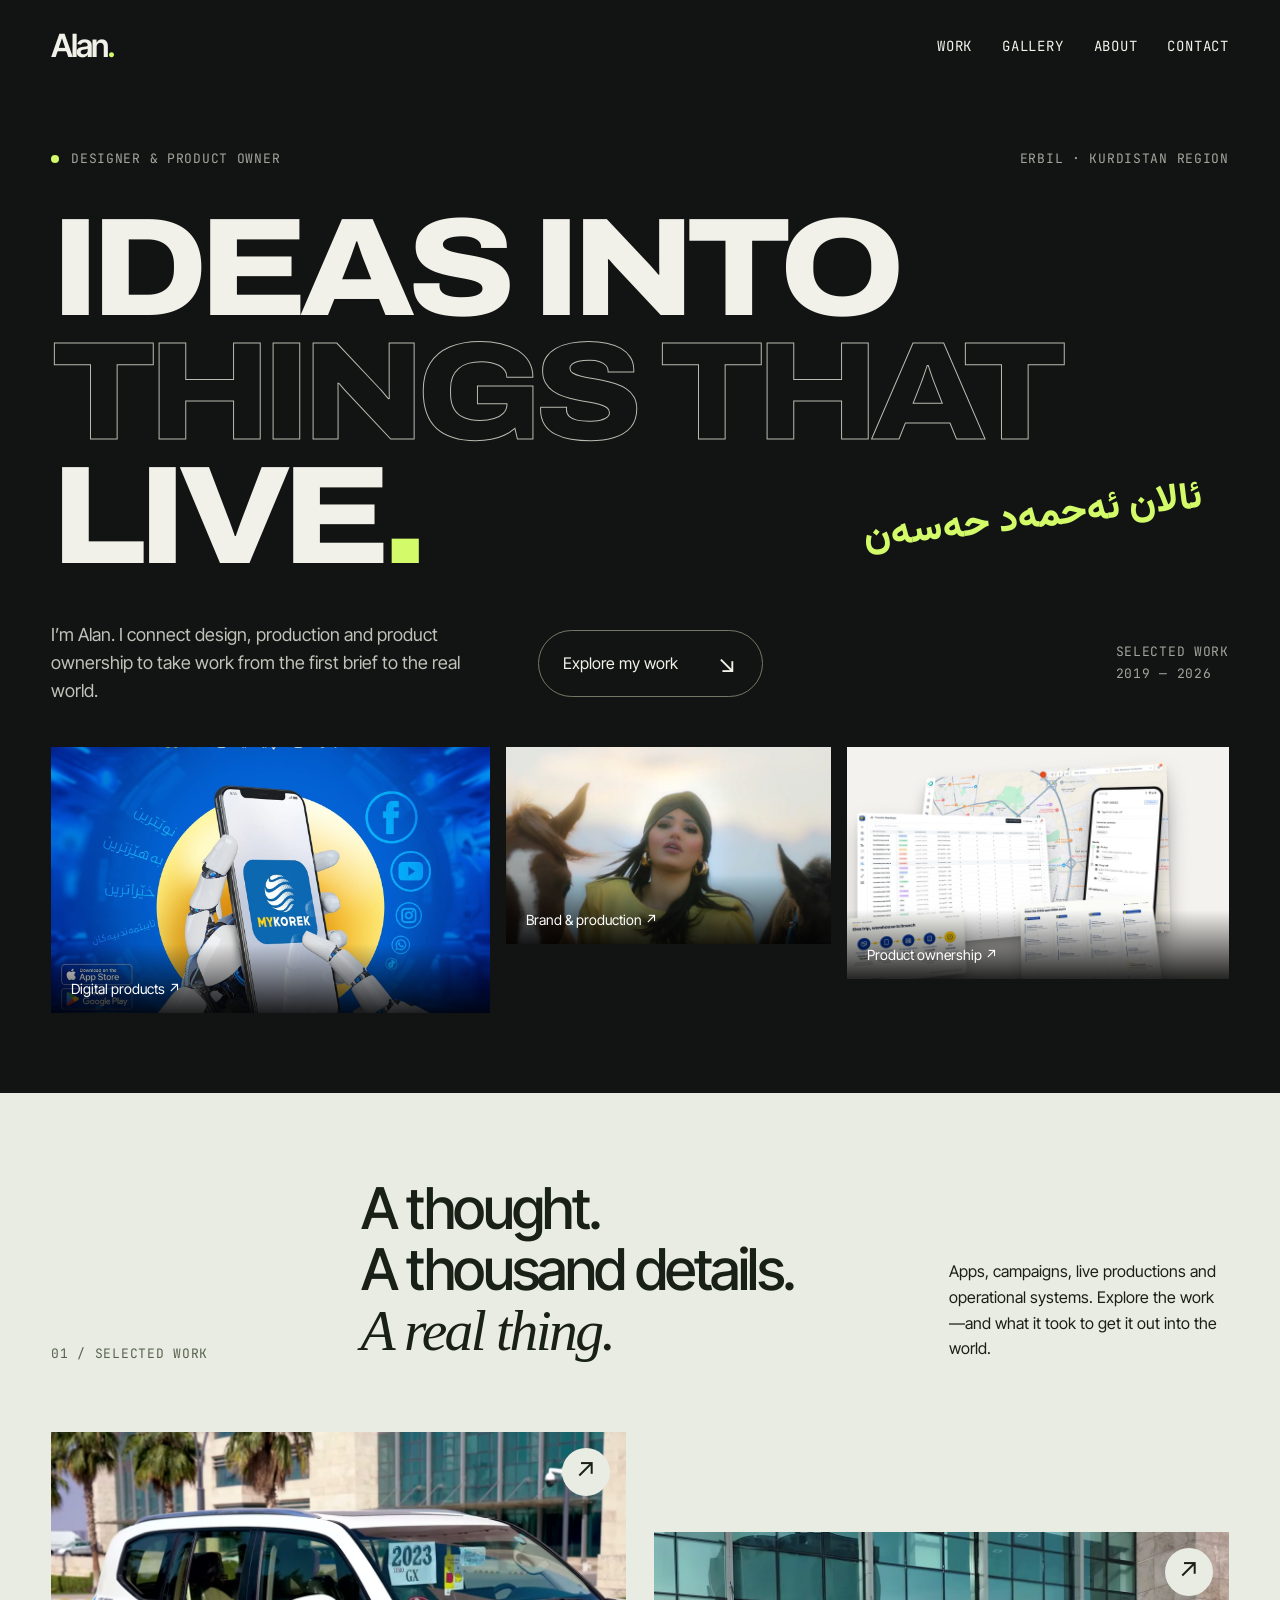
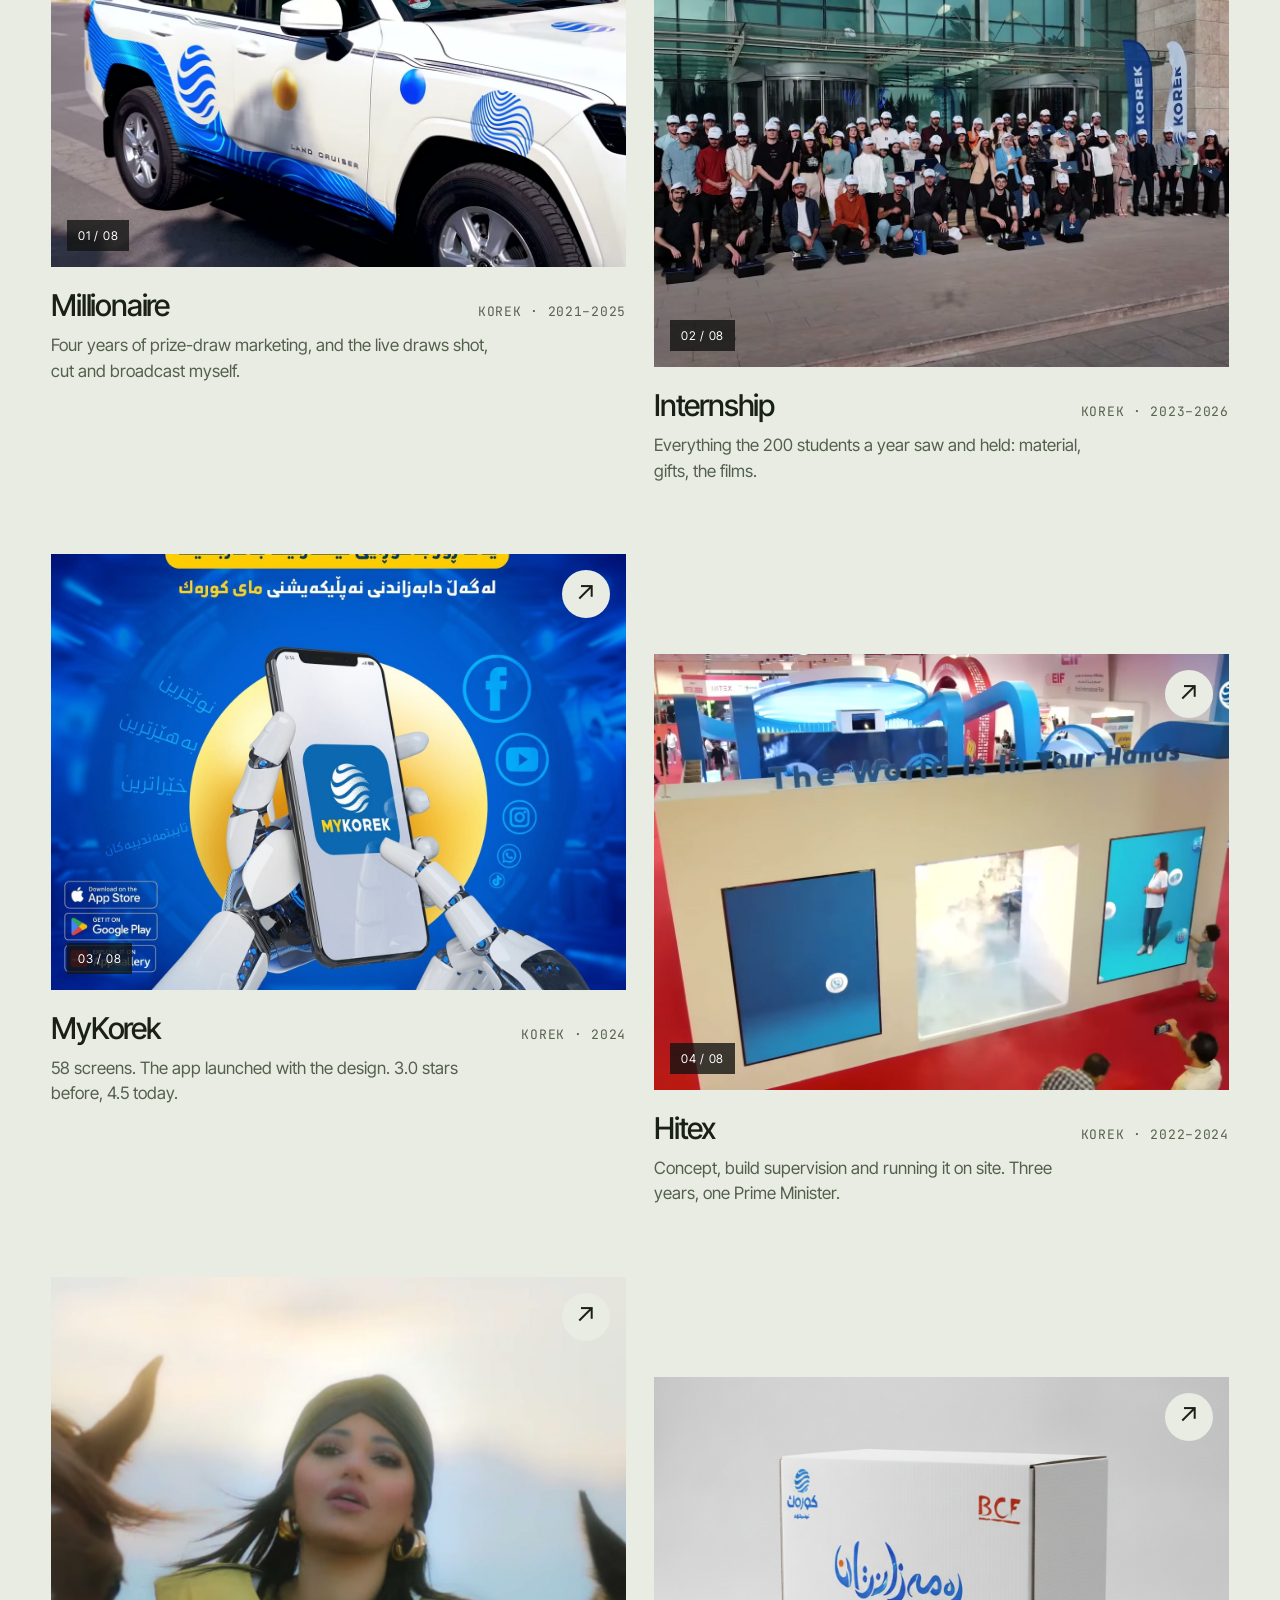
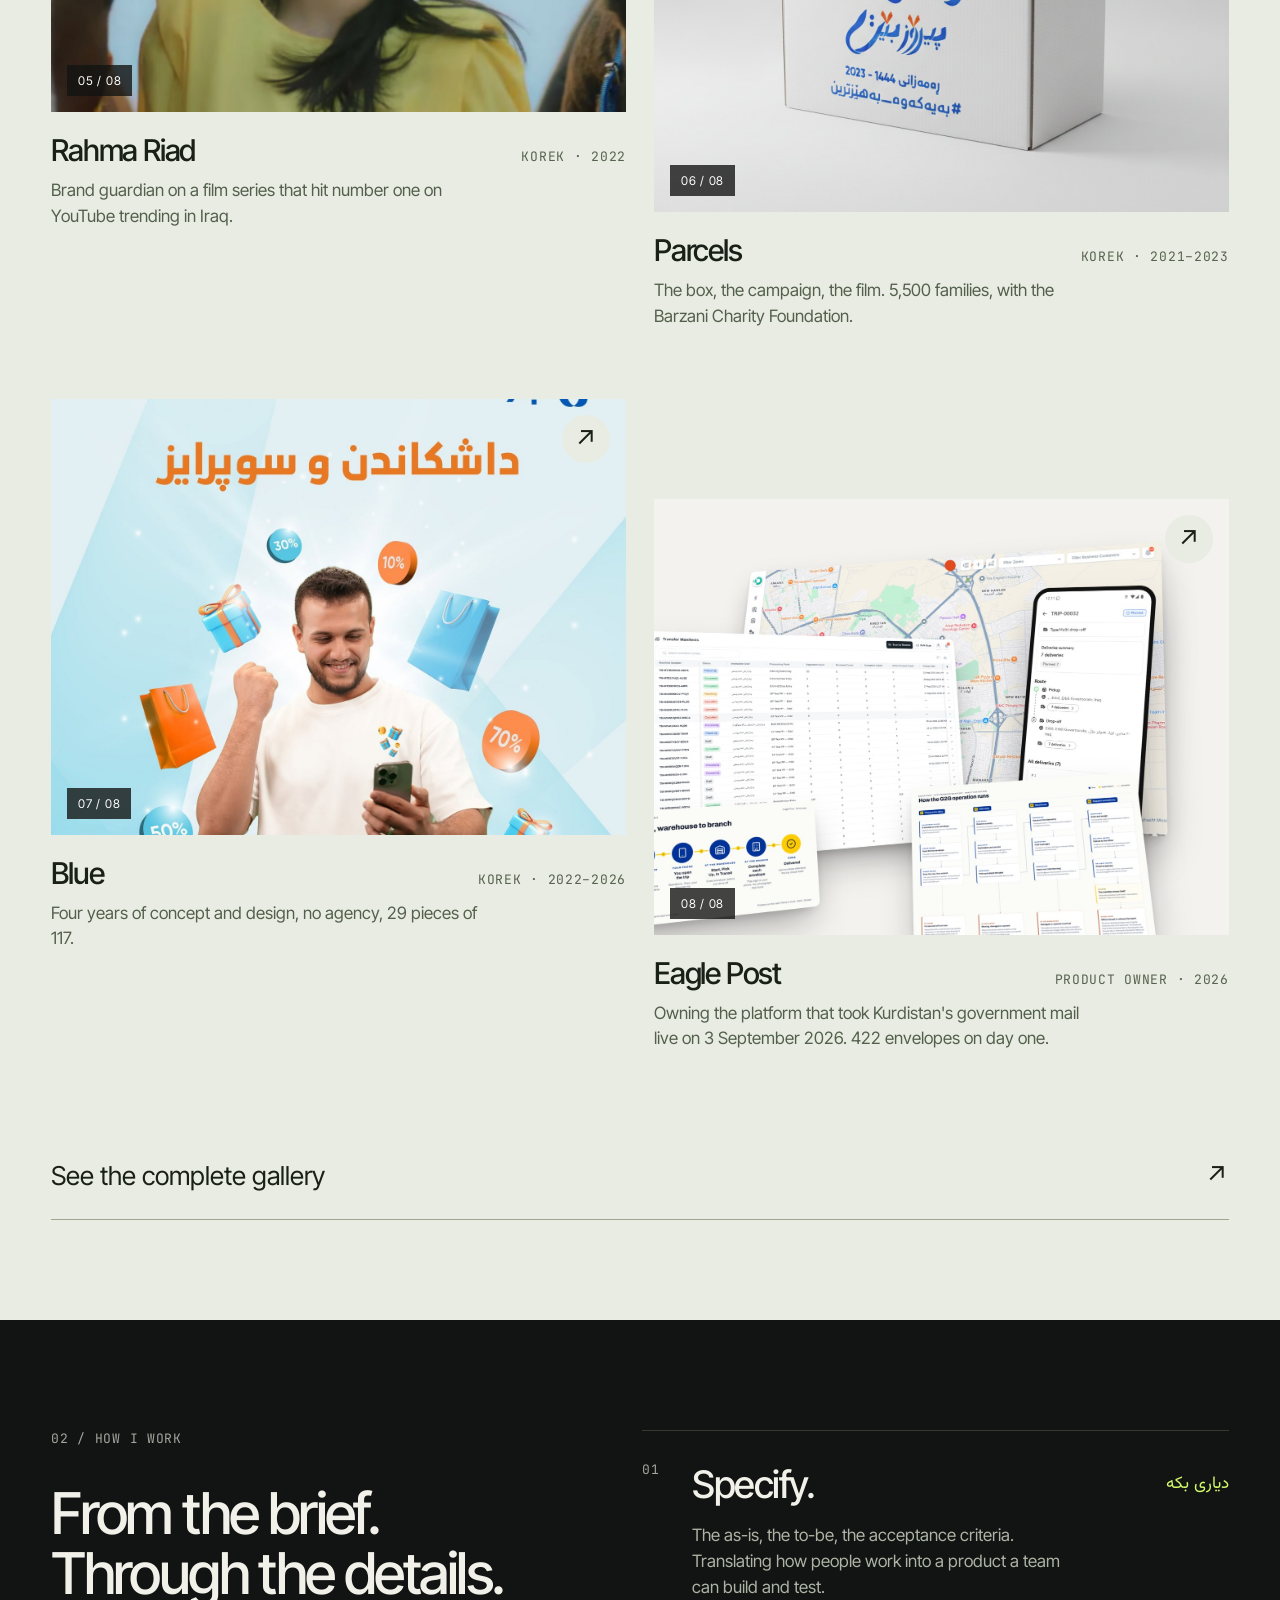
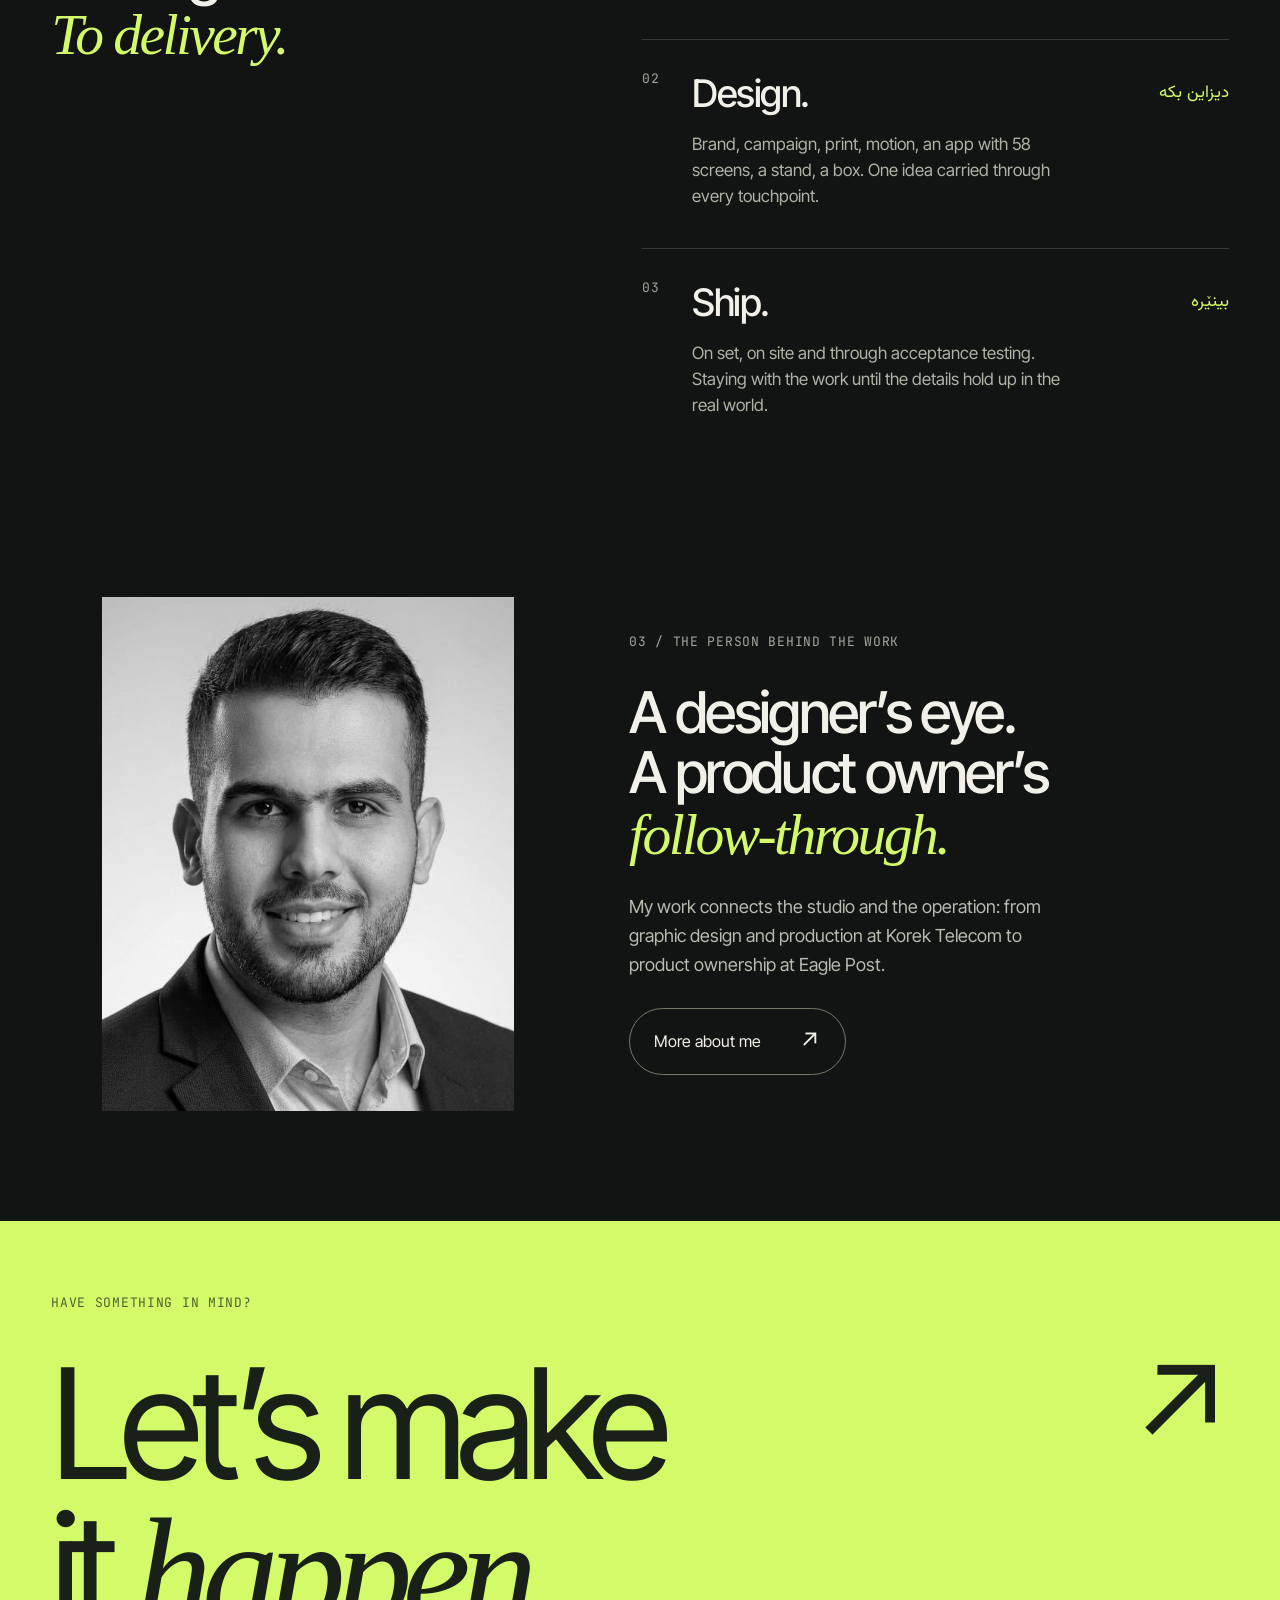
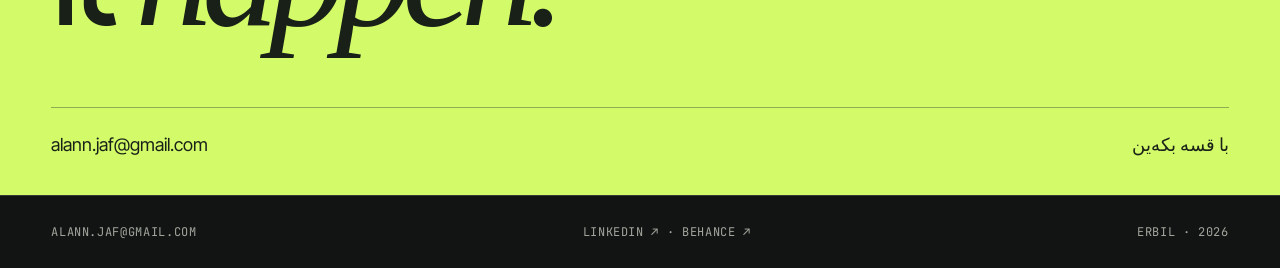
<file: index.html>
<!DOCTYPE html><html lang="en"><head><meta charset="UTF-8"><meta name="viewport" content="width=device-width,initial-scale=1">
<title>Alan Ahmed Hassan — Design to delivery</title><meta name="description" content="Selected work in product ownership, design and production by Alan Ahmed Hassan, Erbil, Kurdistan Region.">
<link rel="preconnect" href="https://fonts.googleapis.com"><link href="https://fonts.googleapis.com/css2?family=Archivo:wdth,wght@62..125,800&family=Vazirmatn:wght@900&family=Inter+Tight:wght@400;500;600&family=JetBrains+Mono:wght@400;500&display=swap" rel="stylesheet">
<link rel="stylesheet" href="assets/site.css"></head><body>
<a class="skip" href="#main">Skip to content</a><nav aria-label="Main navigation" class="nav mono"><a href=""><span class="nf">Alan<span class="brand-dot">.</span></span><span class="ns">A.</span></a><div class="r"><a href="#work" class="on">Work</a><a href="gallery/" class="">Gallery</a><a href="about/" class="">About</a><a href="mailto:alann.jaf@gmail.com">Contact</a></div></nav>

<main id="main">
<section class="opening">
<div class="opening-top mono"><span>Designer &amp; product owner</span><span>Erbil · Kurdistan Region</span></div>
<h1>Ideas into<br><span class="outline">things that</span><br><span class="last-line">live<span class="lime-dot">.</span><span class="signature" lang="ckb" dir="rtl">ئالان ئەحمەد حەسەن</span></span></h1>
<div class="opening-bottom"><p>I’m Alan. I connect design, production and product ownership to take work from the first brief to the real world.</p><a class="pill" href="#work">Explore my work <span>↘</span></a><span class="edition mono">Selected work<br>2019 — 2026</span></div>
<div class="hero-strip"><a href="work/mykorek/"><img src="assets/img/mykorek_ad.jpg" alt="MyKorek app design"><span>Digital products ↗</span></a><a href="work/rahma-riad/"><img src="assets/img/rahma.jpg" alt="Rahma Riad campaign film"><span>Brand &amp; production ↗</span></a><a href="work/eagle-post/"><img src="assets/img/eaglepost.jpg" alt="Eagle Post platform screens"><span>Product ownership ↗</span></a></div>
</section>
<section class="selected" id="work"><div class="section-heading"><span class="mono">01 / Selected work</span><h2>A thought.<br>A thousand details.<br><em>A real thing.</em></h2><p>Apps, campaigns, live productions and operational systems. Explore the work—and what it took to get it out into the world.</p></div><div class="project-grid"><a class="project project-0" href="work/korek-millionaire/"><div class="project-image"><img src="assets/img/millionaire.jpg" alt="Millionaire — project work" loading="lazy"><span class="project-arrow" aria-hidden="true">↗</span><span class="project-index">01 / 08</span></div><div class="project-label"><h3>Millionaire</h3><span class="mono">Korek · 2021–2025</span></div><p>Four years of prize-draw marketing, and the live draws shot, cut and broadcast myself.</p></a><a class="project project-1" href="work/internship-programme/"><div class="project-image"><img src="assets/img/internship.jpg" alt="Internship — project work" loading="lazy"><span class="project-arrow" aria-hidden="true">↗</span><span class="project-index">02 / 08</span></div><div class="project-label"><h3>Internship</h3><span class="mono">Korek · 2023–2026</span></div><p>Everything the 200 students a year saw and held: material, gifts, the films.</p></a><a class="project project-2" href="work/mykorek/"><div class="project-image"><img src="assets/img/mykorek_ad.jpg" alt="MyKorek — project work" loading="lazy"><span class="project-arrow" aria-hidden="true">↗</span><span class="project-index">03 / 08</span></div><div class="project-label"><h3>MyKorek</h3><span class="mono">Korek · 2024</span></div><p>58 screens. The app launched with the design. 3.0 stars before, 4.5 today.</p></a><a class="project project-3" href="work/hitex-booth/"><div class="project-image"><img src="assets/img/hitex.jpg" alt="Hitex — project work" loading="lazy"><span class="project-arrow" aria-hidden="true">↗</span><span class="project-index">04 / 08</span></div><div class="project-label"><h3>Hitex</h3><span class="mono">Korek · 2022–2024</span></div><p>Concept, build supervision and running it on site. Three years, one Prime Minister.</p></a><a class="project project-4" href="work/rahma-riad/"><div class="project-image"><img src="assets/img/rahma.jpg" alt="Rahma Riad — project work" loading="lazy"><span class="project-arrow" aria-hidden="true">↗</span><span class="project-index">05 / 08</span></div><div class="project-label"><h3>Rahma Riad</h3><span class="mono">Korek · 2022</span></div><p>Brand guardian on a film series that hit number one on YouTube trending in Iraq.</p></a><a class="project project-5" href="work/csr-food-parcels/"><div class="project-image"><img src="assets/img/csr.jpg" alt="Parcels — project work" loading="lazy"><span class="project-arrow" aria-hidden="true">↗</span><span class="project-index">06 / 08</span></div><div class="project-label"><h3>Parcels</h3><span class="mono">Korek · 2021–2023</span></div><p>The box, the campaign, the film. 5,500 families, with the Barzani Charity Foundation.</p></a><a class="project project-6" href="work/blue-loyalty/"><div class="project-image"><img src="assets/img/blue.jpg" alt="Blue — project work" loading="lazy"><span class="project-arrow" aria-hidden="true">↗</span><span class="project-index">07 / 08</span></div><div class="project-label"><h3>Blue</h3><span class="mono">Korek · 2022–2026</span></div><p>Four years of concept and design, no agency, 29 pieces of 117.</p></a><a class="project project-7" href="work/eagle-post/"><div class="project-image"><img src="assets/img/eaglepost.jpg" alt="Eagle Post — project work" loading="lazy"><span class="project-arrow" aria-hidden="true">↗</span><span class="project-index">08 / 08</span></div><div class="project-label"><h3>Eagle Post</h3><span class="mono">Product Owner · 2026</span></div><p>Owning the platform that took Kurdistan's government mail live on 3 September 2026. 422 envelopes on day one.</p></a></div><a class="gallery-link" href="gallery/">See the complete gallery <span>↗</span></a></section>
<section class="approach"><div class="approach-intro"><span class="mono">02 / How I work</span><h2>From the brief.<br>Through the details.<br><em>To delivery.</em></h2></div><div class="approach-rows"><article><span class="mono">01</span><div><h3>Specify.</h3><p>The as-is, the to-be, the acceptance criteria. Translating how people work into a product a team can build and test.</p></div><span class="sorani" lang="ckb" dir="rtl">دیاری بکە</span></article><article><span class="mono">02</span><div><h3>Design.</h3><p>Brand, campaign, print, motion, an app with 58 screens, a stand, a box. One idea carried through every touchpoint.</p></div><span class="sorani" lang="ckb" dir="rtl">دیزاین بکە</span></article><article><span class="mono">03</span><div><h3>Ship.</h3><p>On set, on site and through acceptance testing. Staying with the work until the details hold up in the real world.</p></div><span class="sorani" lang="ckb" dir="rtl">بینێرە</span></article></div></section>
<section class="portrait-section"><div class="portrait-image"><img loading="lazy" src="assets/img/portrait.jpg" alt="Alan Ahmed Hassan"></div><div><span class="mono">03 / The person behind the work</span><h2>A designer’s eye.<br>A product owner’s<br><em>follow-through.</em></h2><p>My work connects the studio and the operation: from graphic design and production at Korek Telecom to product ownership at Eagle Post.</p><a class="pill" href="about/">More about me <span>↗</span></a></div></section>
<section class="new-contact"><span class="mono">Have something in mind?</span><a href="mailto:alann.jaf@gmail.com">Let’s make<br>it <em>happen.</em><span>↗</span></a><div><span>alann.jaf@gmail.com</span><span lang="ckb" dir="rtl">با قسە بکەین</span></div></section>
</main><div class="lb" id="lb"><img alt=""><video controls playsinline preload="metadata"></video><span class="mono" id="lbcap"></span></div><footer class="foot mono"><a href="mailto:alann.jaf@gmail.com">alann.jaf@gmail.com</a><span><a href="https://linkedin.com/in/alanjaff">LinkedIn ↗</a> · <a href="https://behance.net/alannjaf">Behance ↗</a></span><span>Erbil · 2026</span></footer>
<script src="assets/site.js"></script></body></html>
</file>
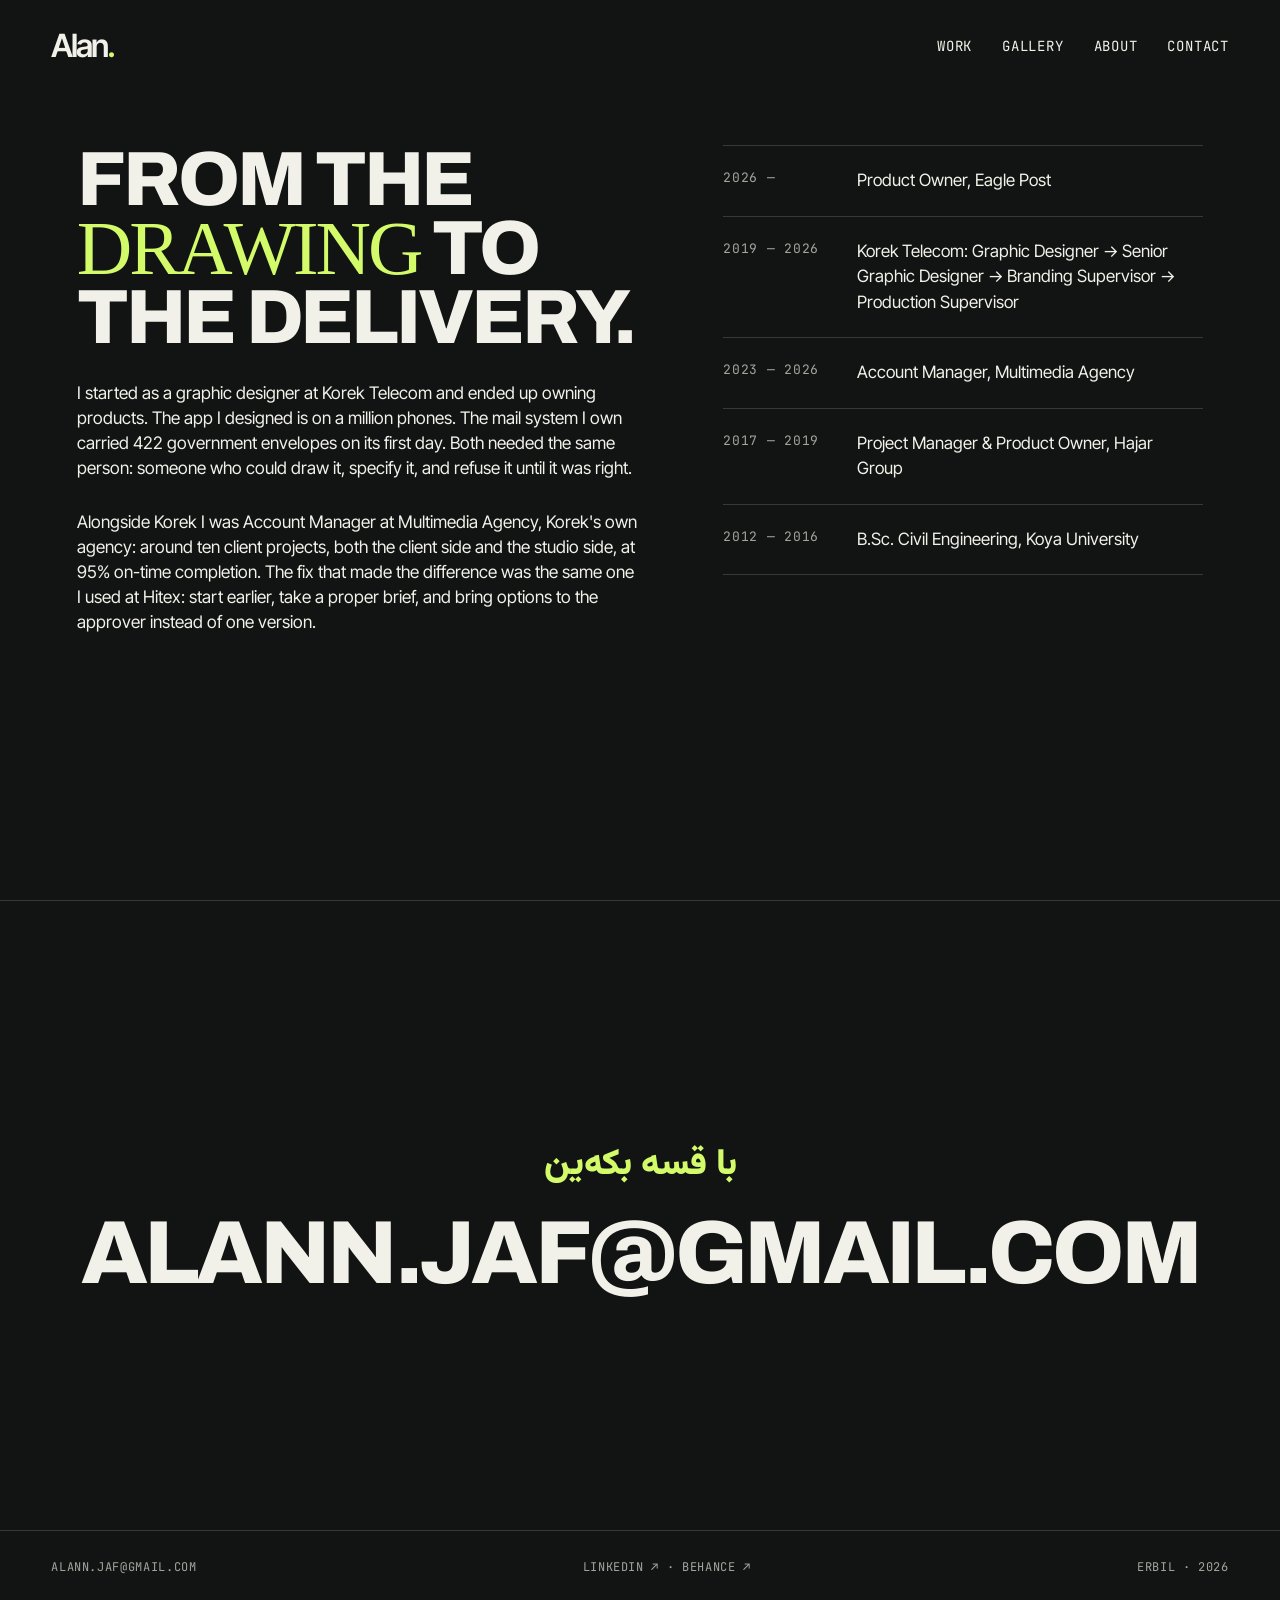
<file: about/index.html>
<!DOCTYPE html><html lang="en"><head><meta charset="UTF-8"><meta name="viewport" content="width=device-width,initial-scale=1">
<title>About — Alan Ahmed Hassan</title><meta name="description" content="From the drawing to the delivery.">
<link rel="preconnect" href="https://fonts.googleapis.com"><link href="https://fonts.googleapis.com/css2?family=Archivo:wdth,wght@62..125,800&family=Vazirmatn:wght@900&family=Inter+Tight:wght@400;500;600&family=JetBrains+Mono:wght@400;500&display=swap" rel="stylesheet">
<link rel="stylesheet" href="../assets/site.css"></head><body>
<a class="skip" href="#main">Skip to content</a><nav aria-label="Main navigation" class="nav mono"><a href="../"><span class="nf">Alan<span class="brand-dot">.</span></span><span class="ns">A.</span></a><div class="r"><a href="../#work" class="">Work</a><a href="../gallery/" class="">Gallery</a><a href="../about/" class="on">About</a><a href="mailto:alann.jaf@gmail.com">Contact</a></div></nav>

<section id="main" class="about"><div><h1>From the <em>drawing</em> to the delivery.</h1><p>I started as a graphic designer at Korek Telecom and ended up owning products. The app I designed is on a million phones. The mail system I own carried 422 government envelopes on its first day. Both needed the same person: someone who could draw it, specify it, and refuse it until it was right.</p><p>Alongside Korek I was Account Manager at Multimedia Agency, Korek's own agency: around ten client projects, both the client side and the studio side, at 95% on-time completion. The fix that made the difference was the same one I used at Hitex: start earlier, take a proper brief, and bring options to the approver instead of one version.</p></div>
<div class="cv"><div><span class="mono">2026 —</span><span>Product Owner, Eagle Post</span></div><div><span class="mono">2019 — 2026</span><span>Korek Telecom: Graphic Designer → Senior Graphic Designer → Branding Supervisor → Production Supervisor</span></div><div><span class="mono">2023 — 2026</span><span>Account Manager, Multimedia Agency</span></div><div><span class="mono">2017 — 2019</span><span>Project Manager & Product Owner, Hajar Group</span></div><div><span class="mono">2012 — 2016</span><span>B.Sc. Civil Engineering, Koya University</span></div></div></section>
<section class="contact"><div><div class="k">با قسە بکەین</div><a class="big" href="mailto:alann.jaf@gmail.com">alann.jaf@gmail.com</a></div></section>
<div class="lb" id="lb"><img alt=""><video controls playsinline preload="metadata"></video><span class="mono" id="lbcap"></span></div><footer class="foot mono"><a href="mailto:alann.jaf@gmail.com">alann.jaf@gmail.com</a><span><a href="https://linkedin.com/in/alanjaff">LinkedIn ↗</a> · <a href="https://behance.net/alannjaf">Behance ↗</a></span><span>Erbil · 2026</span></footer>
<script src="../assets/site.js"></script></body></html>
</file>
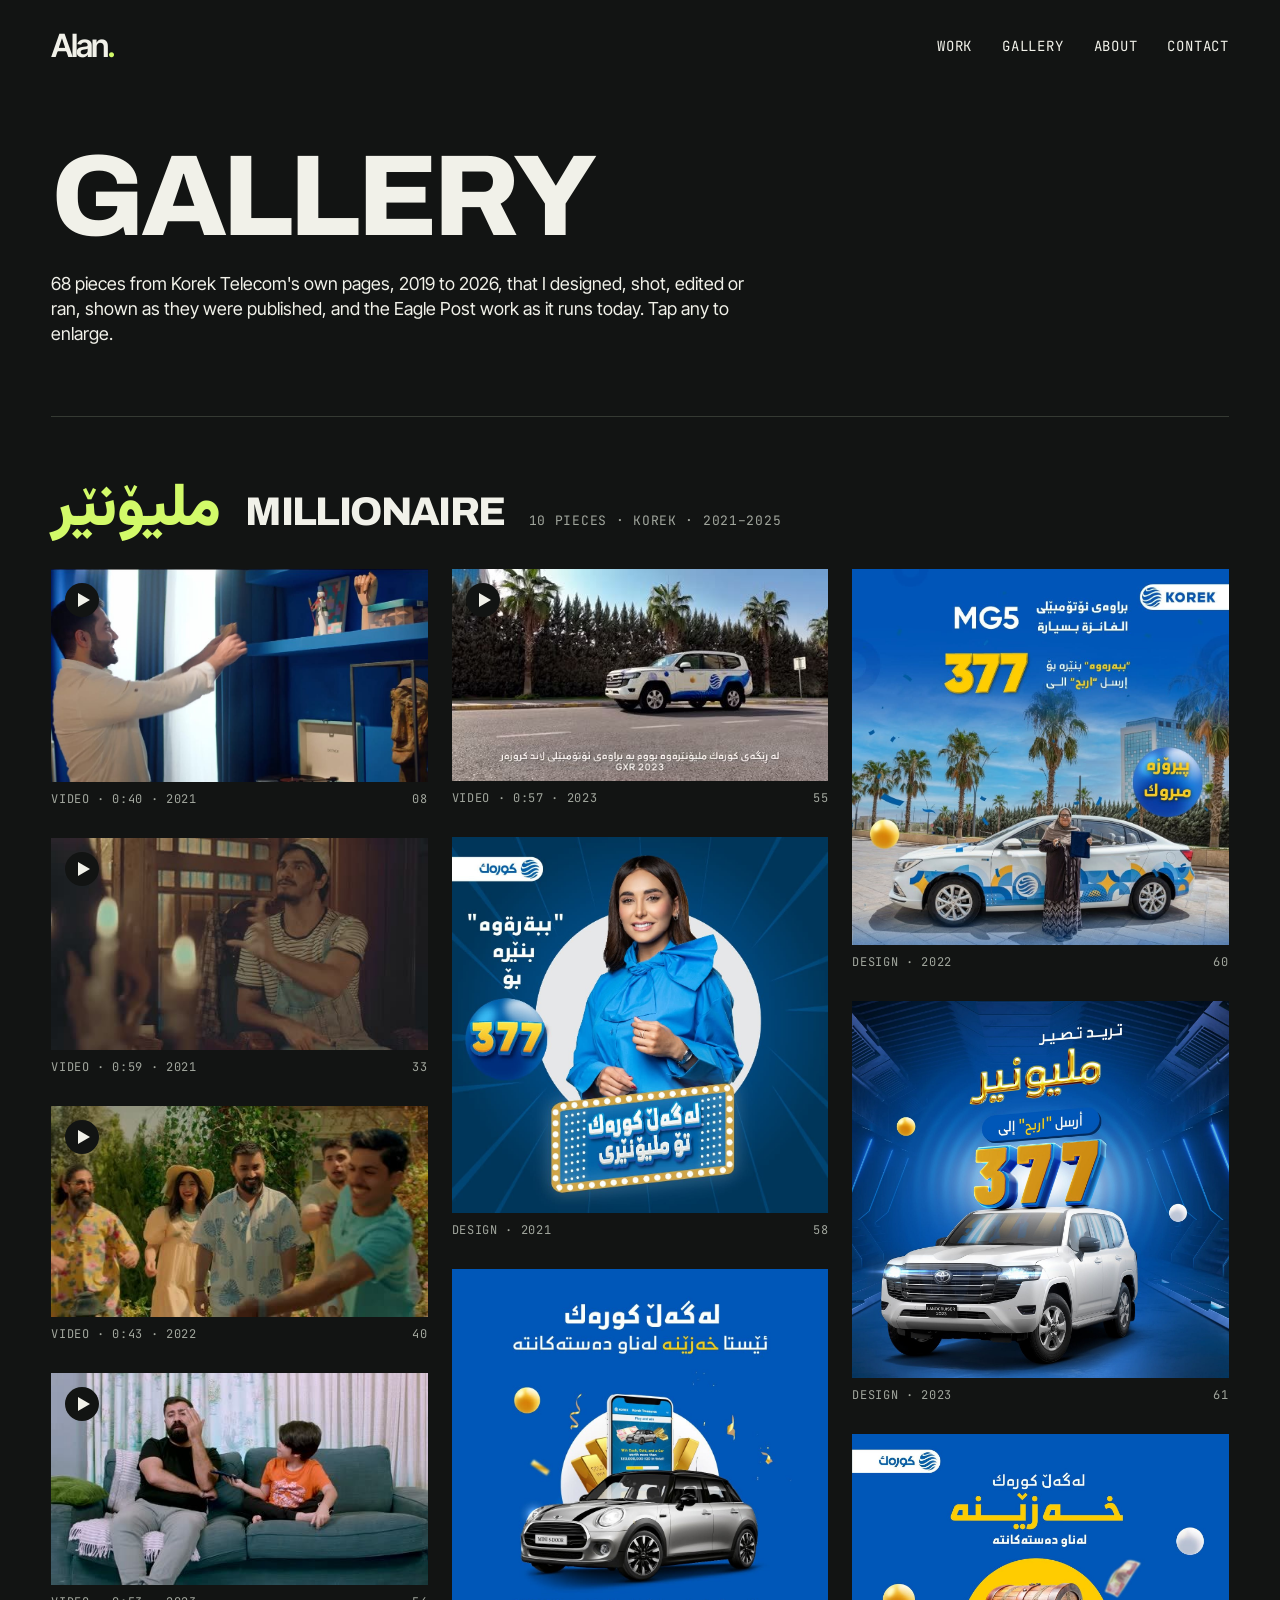
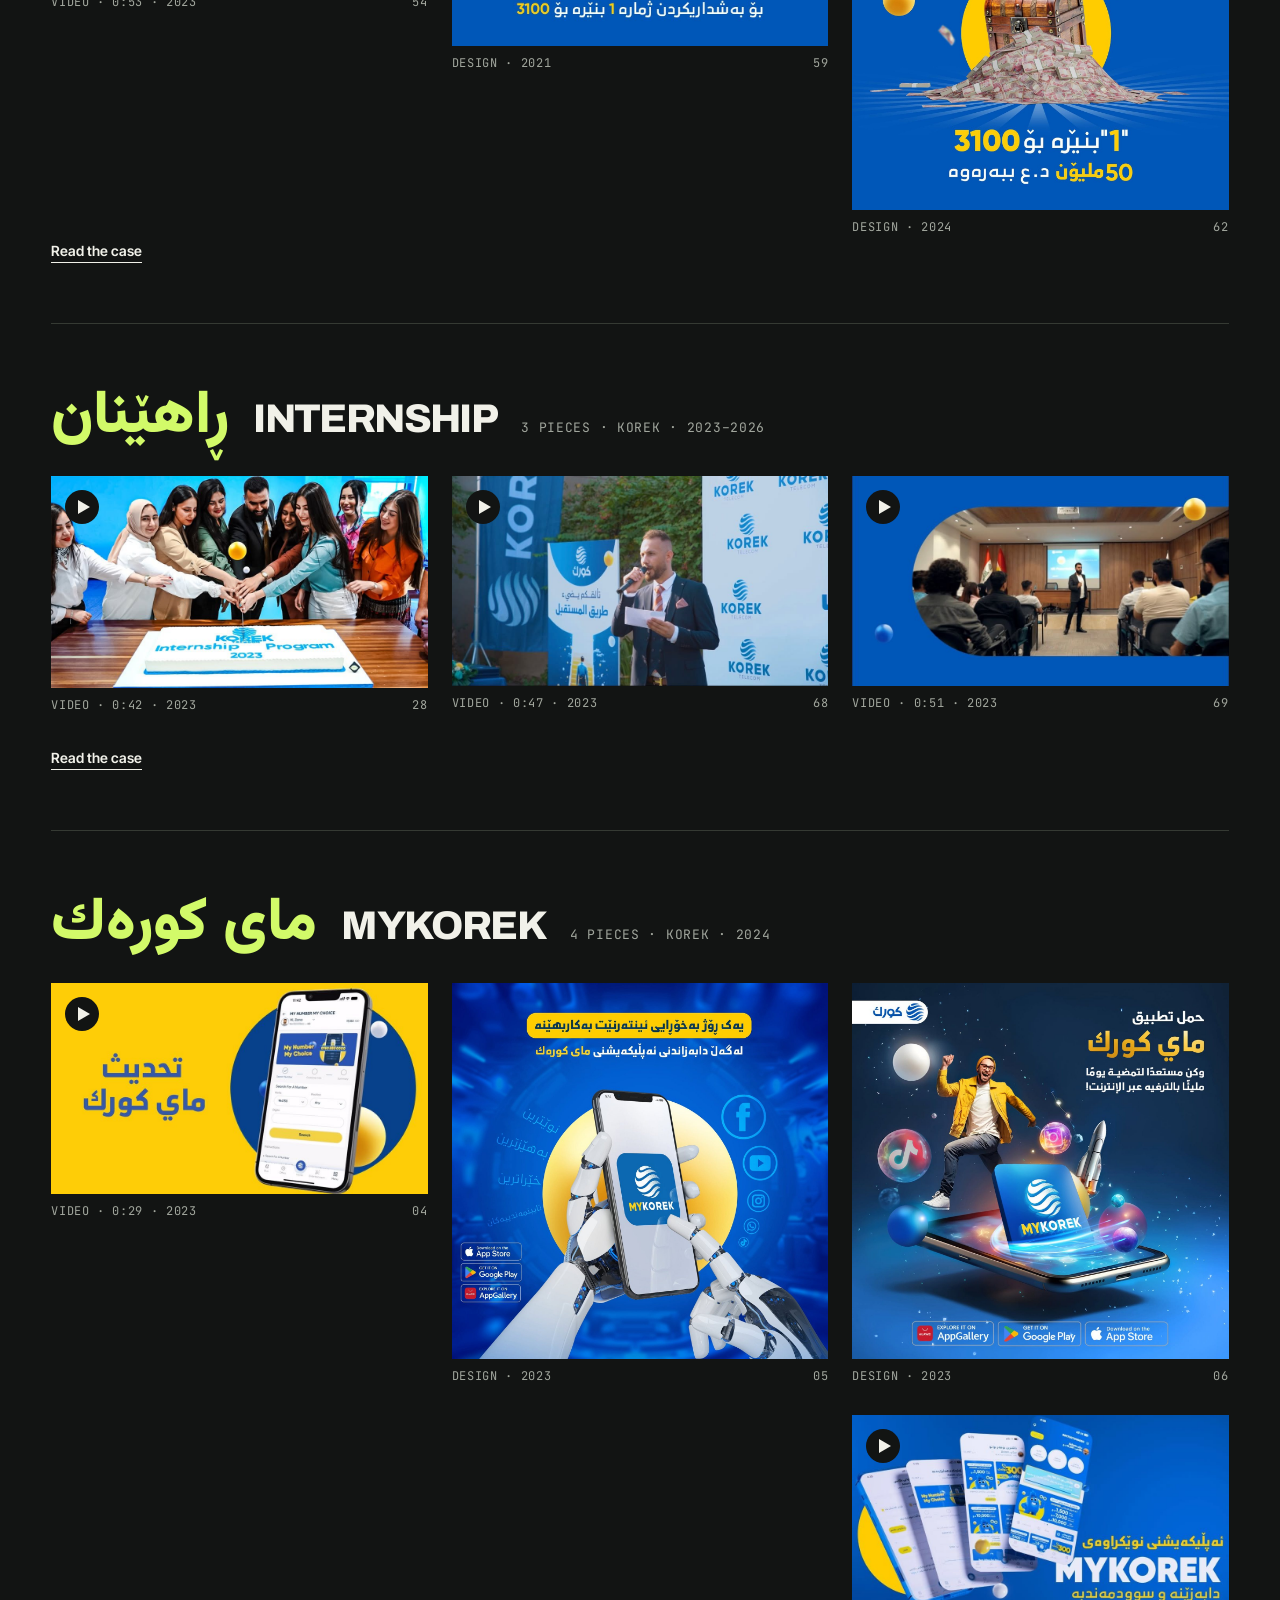
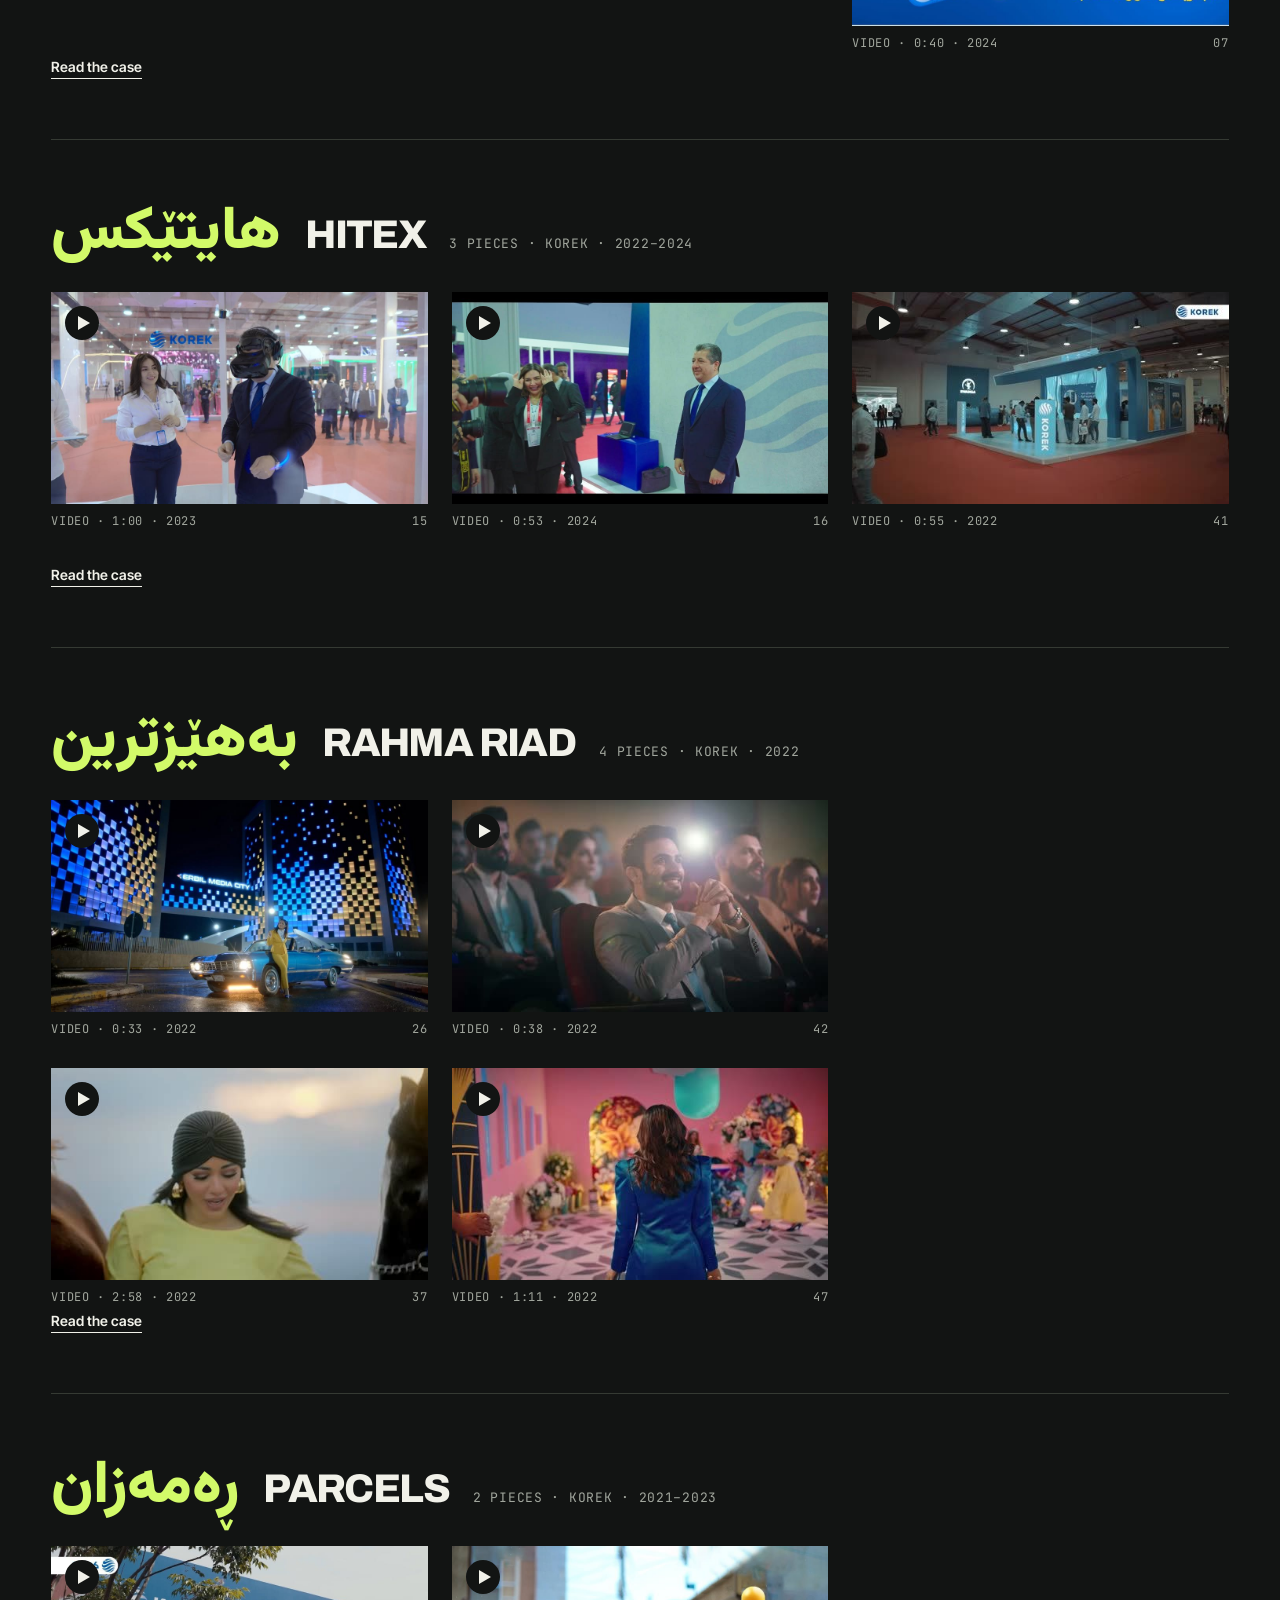
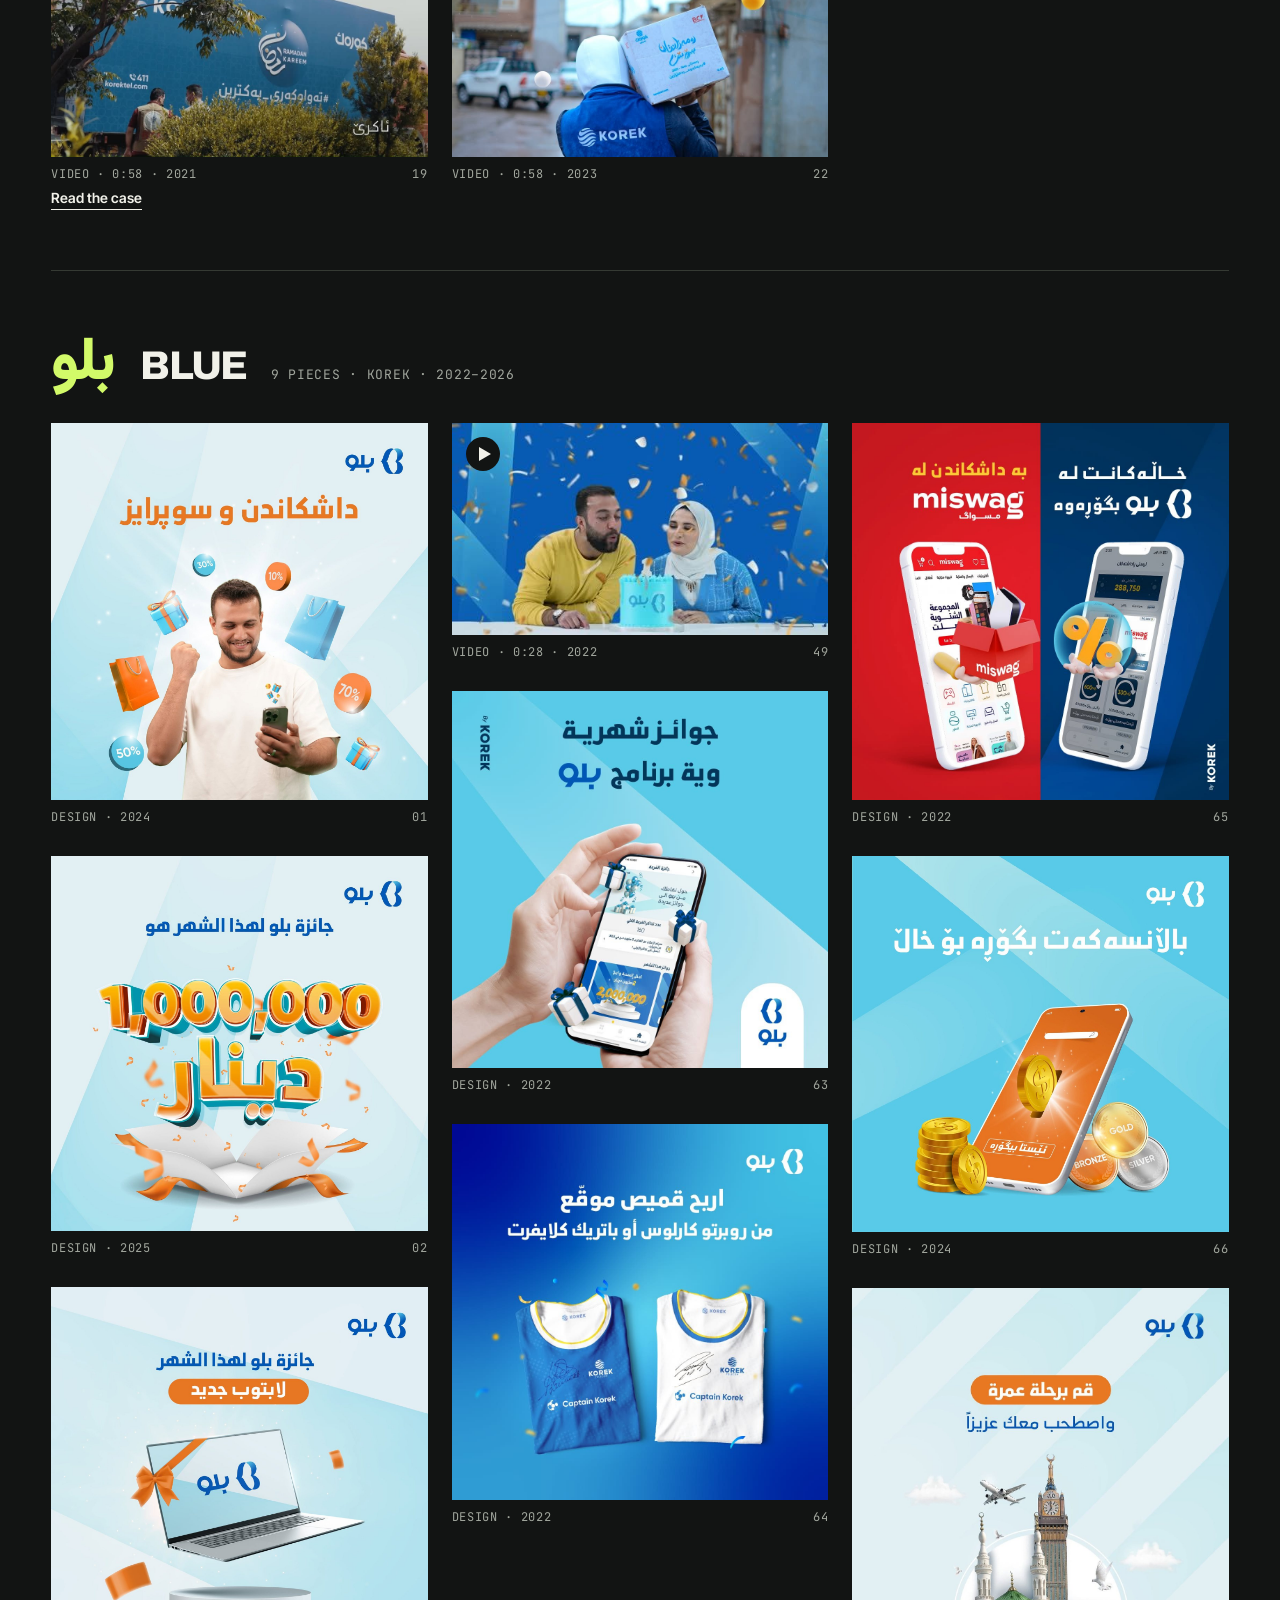
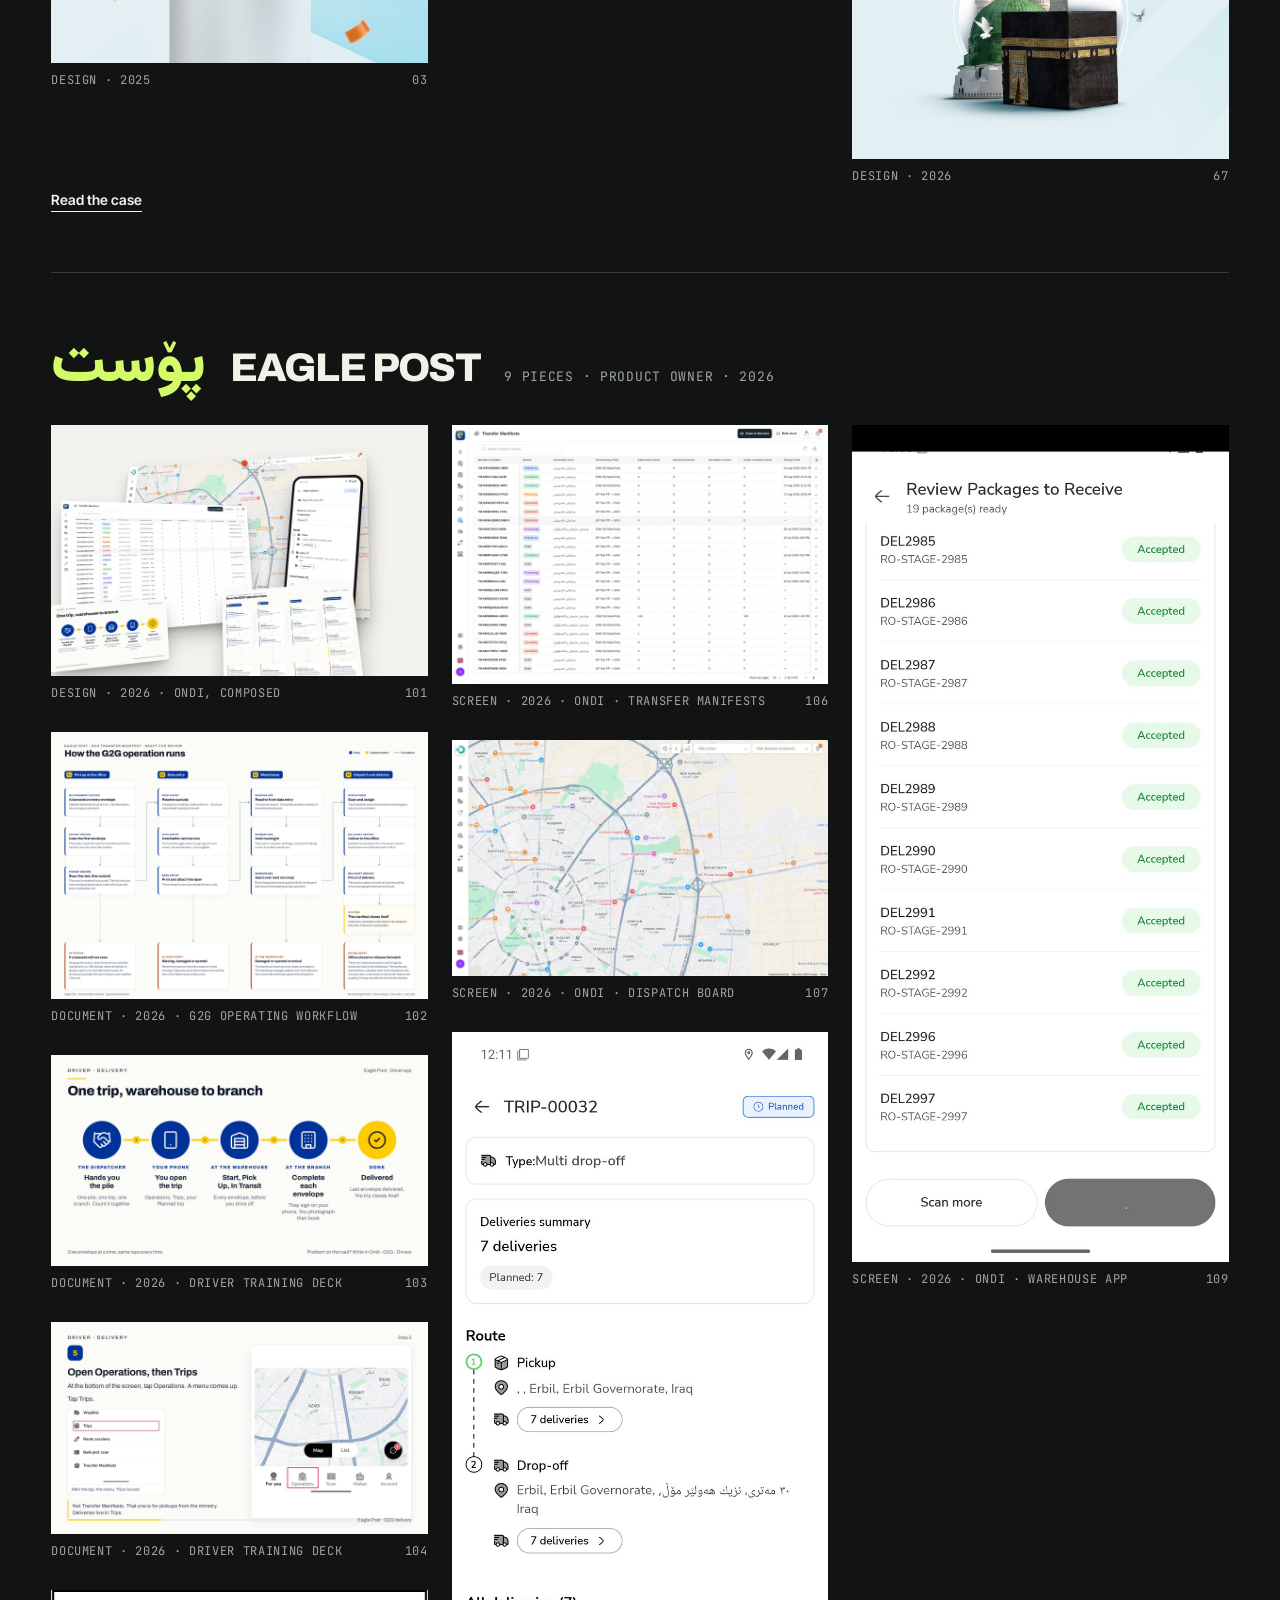
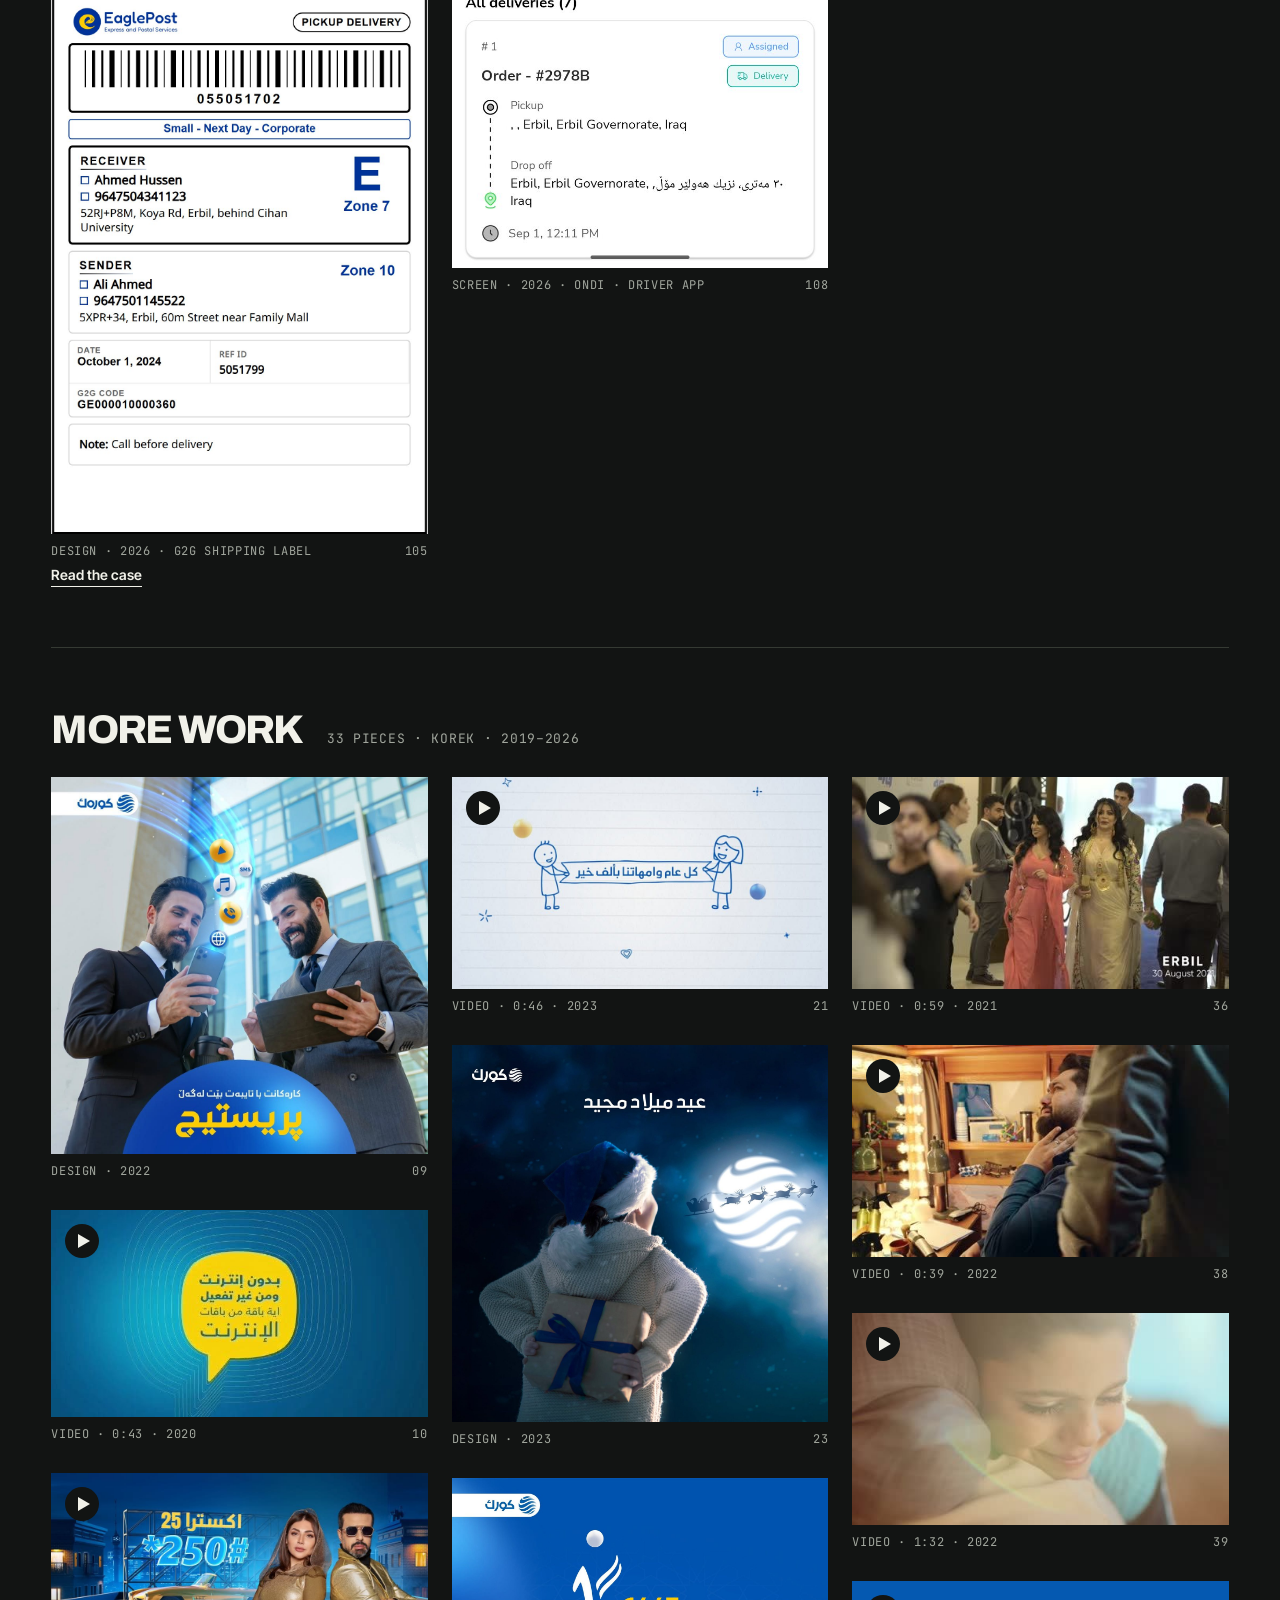
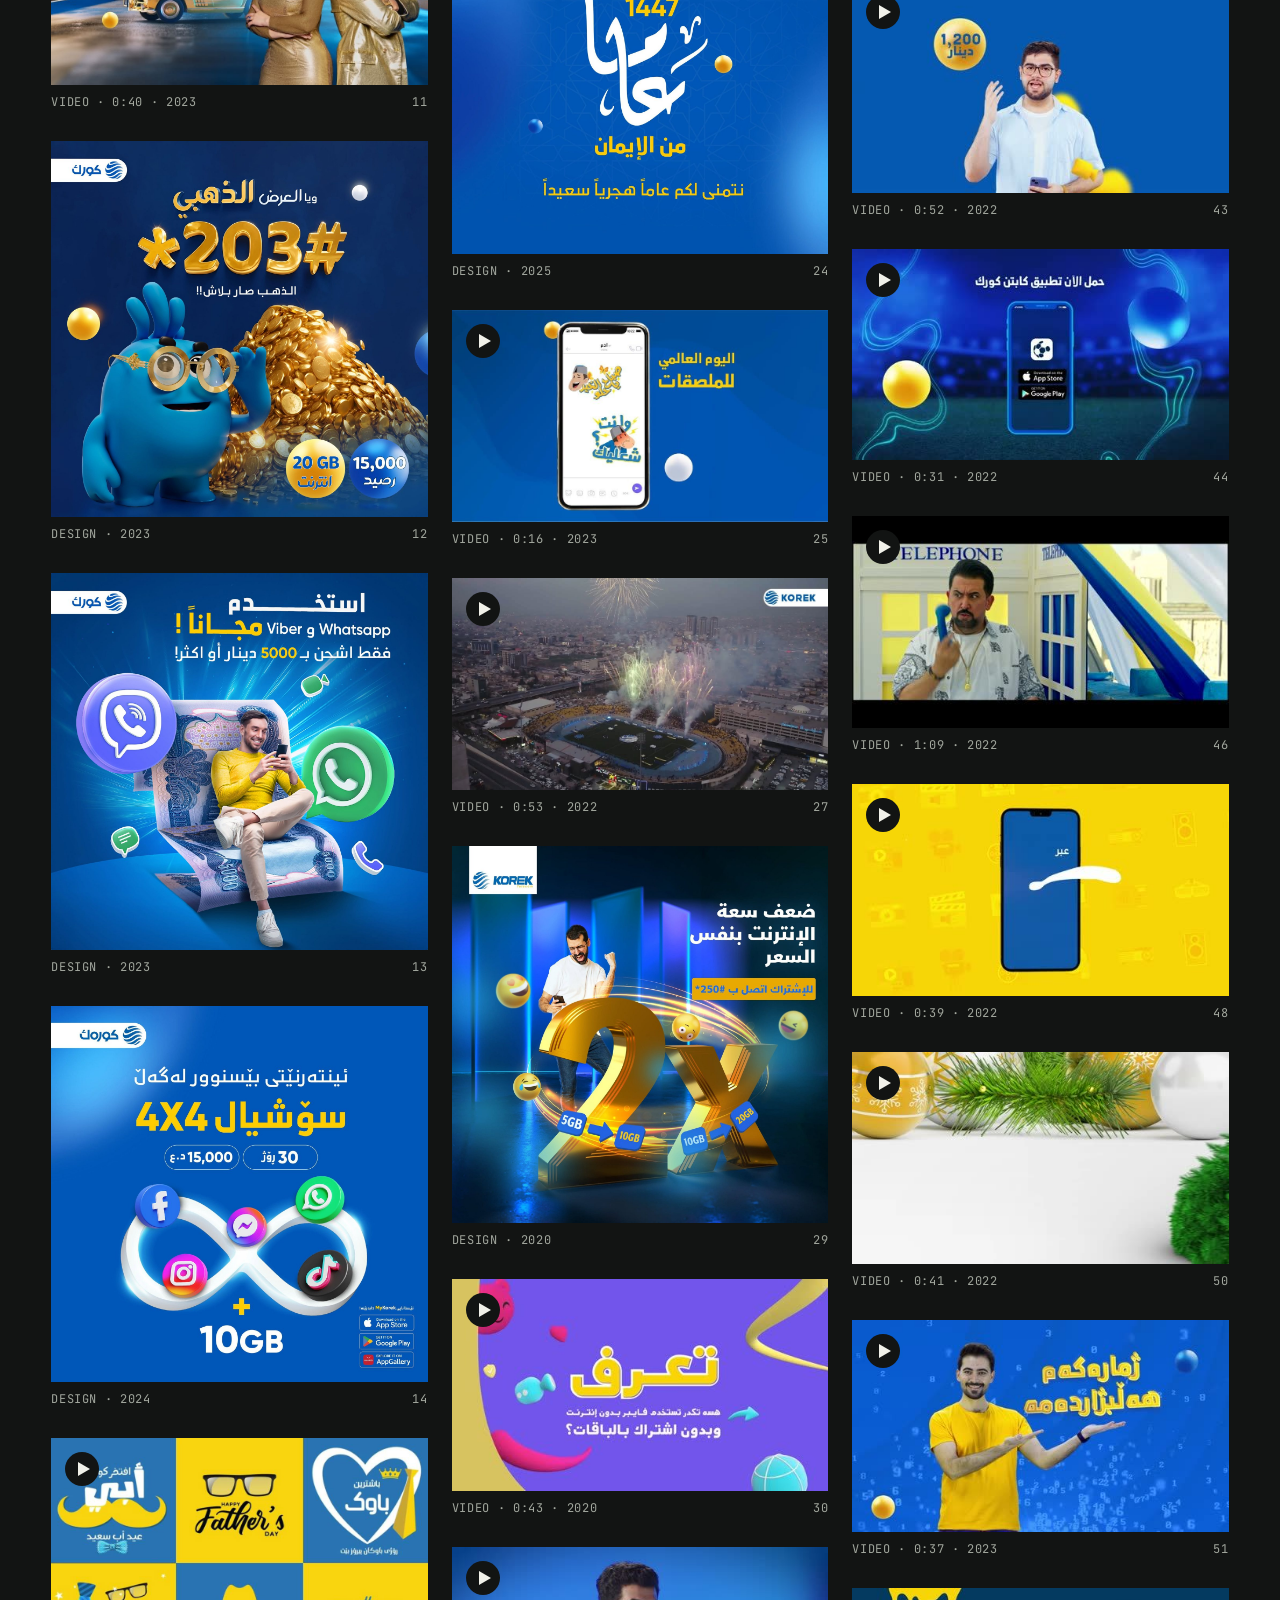
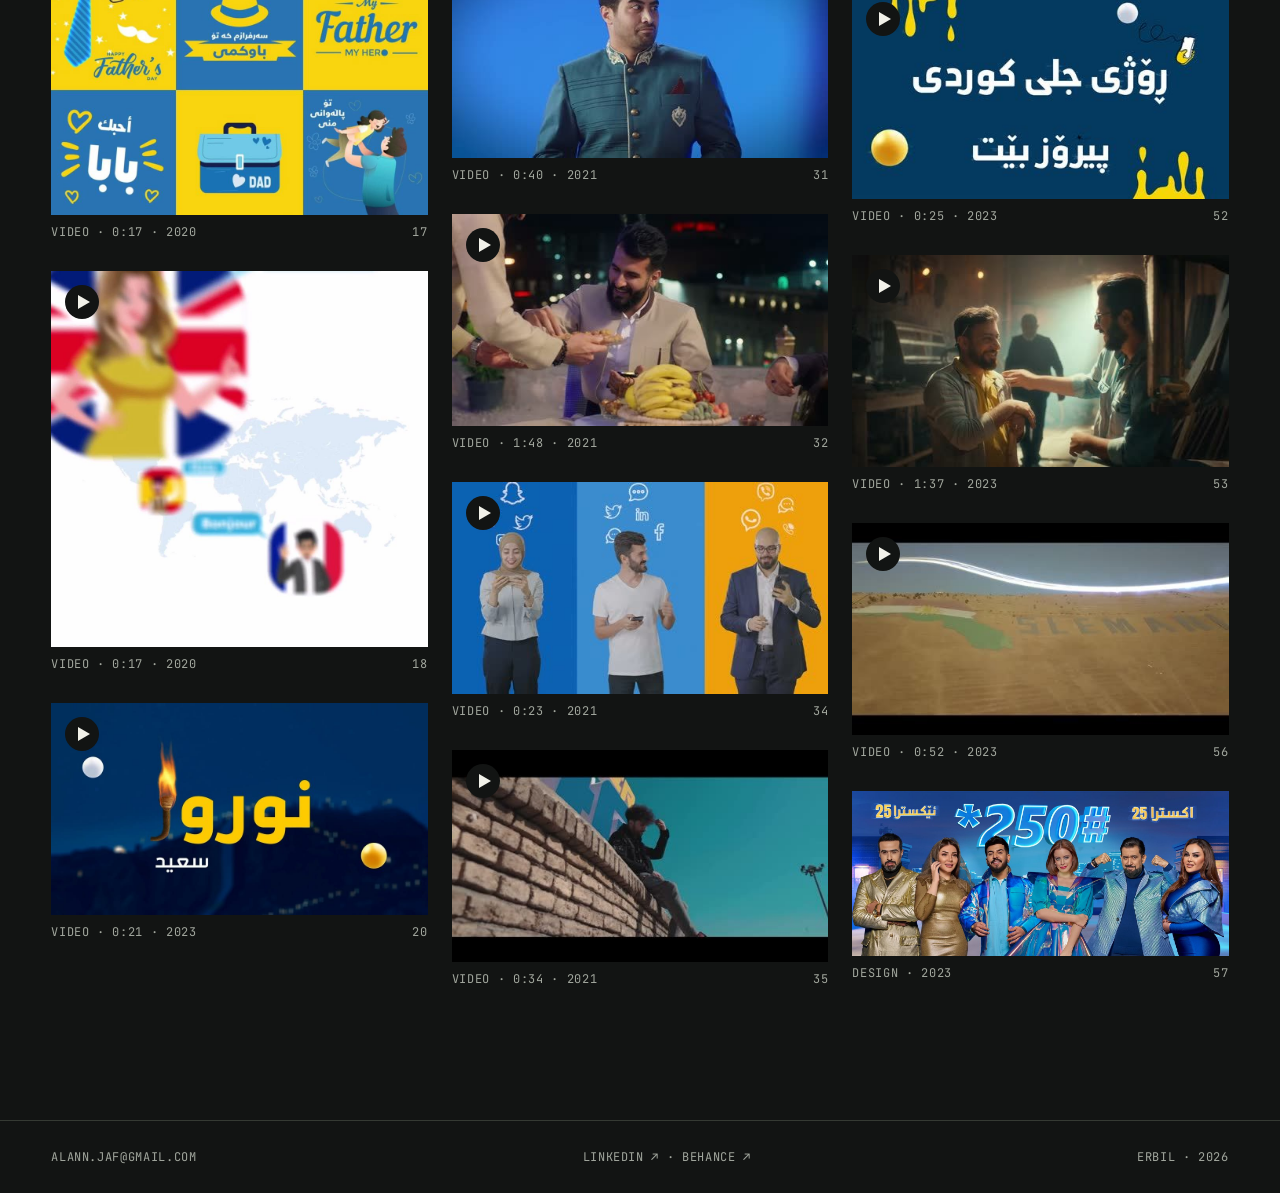
<file: gallery/index.html>
<!DOCTYPE html><html lang="en"><head><meta charset="UTF-8"><meta name="viewport" content="width=device-width,initial-scale=1">
<title>Gallery — Alan Ahmed Hassan</title><meta name="description" content="68 pieces of work for Korek Telecom, 2019 to 2026.">
<link rel="preconnect" href="https://fonts.googleapis.com"><link href="https://fonts.googleapis.com/css2?family=Archivo:wdth,wght@62..125,800&family=Vazirmatn:wght@900&family=Inter+Tight:wght@400;500;600&family=JetBrains+Mono:wght@400;500&display=swap" rel="stylesheet">
<link rel="stylesheet" href="../assets/site.css"></head><body>
<a class="skip" href="#main">Skip to content</a><nav aria-label="Main navigation" class="nav mono"><a href="../"><span class="nf">Alan<span class="brand-dot">.</span></span><span class="ns">A.</span></a><div class="r"><a href="../#work" class="">Work</a><a href="../gallery/" class="on">Gallery</a><a href="../about/" class="">About</a><a href="mailto:alann.jaf@gmail.com">Contact</a></div></nav>
<section id="main" class="gal"><div class="intro"><h1>Gallery</h1><p>68 pieces from Korek Telecom's own pages, 2019 to 2026, that I designed, shot, edited or ran, shown as they were published, and the Eagle Post work as it runs today. Tap any to enlarge.</p></div><section class="sec"><div class="head"><div class="k">ملیۆنێر</div><div class="e">Millionaire</div><span class="mono">10 pieces · Korek · 2021–2025</span></div><div class="grid"><figure data-cap="Video · 0:40 · 2021" data-video="https://alannjaf.github.io/assets/gallery/08.mp4"><img loading="lazy" src="../assets/gallery/08.jpg" width="960" height="543" alt=""><span class="play" aria-hidden="true"></span><figcaption class="mono"><span>Video · 0:40 · 2021</span><span>08</span></figcaption></figure><figure data-cap="Video · 0:59 · 2021" data-video="https://alannjaf.github.io/assets/gallery/33.mp4"><img loading="lazy" src="../assets/gallery/33.jpg" width="480" height="270" alt=""><span class="play" aria-hidden="true"></span><figcaption class="mono"><span>Video · 0:59 · 2021</span><span>33</span></figcaption></figure><figure data-cap="Video · 0:43 · 2022" data-video="https://alannjaf.github.io/assets/gallery/40.mp4"><img loading="lazy" src="../assets/gallery/40.jpg" width="480" height="270" alt=""><span class="play" aria-hidden="true"></span><figcaption class="mono"><span>Video · 0:43 · 2022</span><span>40</span></figcaption></figure><figure data-cap="Video · 0:53 · 2023" data-video="https://alannjaf.github.io/assets/gallery/54.mp4"><img loading="lazy" src="../assets/gallery/54.jpg" width="480" height="270" alt=""><span class="play" aria-hidden="true"></span><figcaption class="mono"><span>Video · 0:53 · 2023</span><span>54</span></figcaption></figure><figure data-cap="Video · 0:57 · 2023" data-video="https://alannjaf.github.io/assets/gallery/55.mp4"><img loading="lazy" src="../assets/gallery/55.jpg" width="480" height="270" alt=""><span class="play" aria-hidden="true"></span><figcaption class="mono"><span>Video · 0:57 · 2023</span><span>55</span></figcaption></figure><figure data-cap="Design · 2021"><img loading="lazy" src="../assets/gallery/58.jpg" width="1081" height="1081" alt=""><figcaption class="mono"><span>Design · 2021</span><span>58</span></figcaption></figure><figure data-cap="Design · 2021"><img loading="lazy" src="../assets/gallery/59.jpg" width="1080" height="1080" alt=""><figcaption class="mono"><span>Design · 2021</span><span>59</span></figcaption></figure><figure data-cap="Design · 2022"><img loading="lazy" src="../assets/gallery/60.jpg" width="1081" height="1080" alt=""><figcaption class="mono"><span>Design · 2022</span><span>60</span></figcaption></figure><figure data-cap="Design · 2023"><img loading="lazy" src="../assets/gallery/61.jpg" width="1400" height="1400" alt=""><figcaption class="mono"><span>Design · 2023</span><span>61</span></figcaption></figure><figure data-cap="Design · 2024"><img loading="lazy" src="../assets/gallery/62.jpg" width="1400" height="1400" alt=""><figcaption class="mono"><span>Design · 2024</span><span>62</span></figcaption></figure></div><a class="more" href="../work/korek-millionaire/">Read the case</a></section><section class="sec"><div class="head"><div class="k">ڕاهێنان</div><div class="e">Internship</div><span class="mono">3 pieces · Korek · 2023–2026</span></div><div class="grid"><figure data-cap="Video · 0:42 · 2023" data-video="https://alannjaf.github.io/assets/gallery/28.mp4"><img loading="lazy" src="../assets/gallery/28.jpg" width="960" height="540" alt=""><span class="play" aria-hidden="true"></span><figcaption class="mono"><span>Video · 0:42 · 2023</span><span>28</span></figcaption></figure><figure data-cap="Video · 0:47 · 2023" data-video="https://alannjaf.github.io/assets/gallery/68.mp4"><img loading="lazy" src="../assets/gallery/68.jpg" width="960" height="536" alt=""><span class="play" aria-hidden="true"></span><figcaption class="mono"><span>Video · 0:47 · 2023</span><span>68</span></figcaption></figure><figure data-cap="Video · 0:51 · 2023" data-video="https://alannjaf.github.io/assets/gallery/69.mp4"><img loading="lazy" src="../assets/gallery/69.jpg" width="960" height="534" alt=""><span class="play" aria-hidden="true"></span><figcaption class="mono"><span>Video · 0:51 · 2023</span><span>69</span></figcaption></figure></div><a class="more" href="../work/internship-programme/">Read the case</a></section><section class="sec"><div class="head"><div class="k">مای کورەك</div><div class="e">MyKorek</div><span class="mono">4 pieces · Korek · 2024</span></div><div class="grid"><figure data-cap="Video · 0:29 · 2023" data-video="https://alannjaf.github.io/assets/gallery/04.mp4"><img loading="lazy" src="../assets/gallery/04.jpg" width="960" height="540" alt=""><span class="play" aria-hidden="true"></span><figcaption class="mono"><span>Video · 0:29 · 2023</span><span>04</span></figcaption></figure><figure data-cap="Design · 2023"><img loading="lazy" src="../assets/gallery/05.jpg" width="1400" height="1400" alt=""><figcaption class="mono"><span>Design · 2023</span><span>05</span></figcaption></figure><figure data-cap="Design · 2023"><img loading="lazy" src="../assets/gallery/06.jpg" width="1400" height="1400" alt=""><figcaption class="mono"><span>Design · 2023</span><span>06</span></figcaption></figure><figure data-cap="Video · 0:40 · 2024" data-video="https://alannjaf.github.io/assets/gallery/07.mp4"><img loading="lazy" src="../assets/gallery/07.jpg" width="960" height="538" alt=""><span class="play" aria-hidden="true"></span><figcaption class="mono"><span>Video · 0:40 · 2024</span><span>07</span></figcaption></figure></div><a class="more" href="../work/mykorek/">Read the case</a></section><section class="sec"><div class="head"><div class="k">هایتێکس</div><div class="e">Hitex</div><span class="mono">3 pieces · Korek · 2022–2024</span></div><div class="grid"><figure data-cap="Video · 1:00 · 2023" data-video="https://alannjaf.github.io/assets/gallery/15.mp4"><img loading="lazy" src="../assets/gallery/15.jpg" width="960" height="540" alt=""><span class="play" aria-hidden="true"></span><figcaption class="mono"><span>Video · 1:00 · 2023</span><span>15</span></figcaption></figure><figure data-cap="Video · 0:53 · 2024" data-video="https://alannjaf.github.io/assets/gallery/16.mp4"><img loading="lazy" src="../assets/gallery/16.jpg" width="960" height="540" alt=""><span class="play" aria-hidden="true"></span><figcaption class="mono"><span>Video · 0:53 · 2024</span><span>16</span></figcaption></figure><figure data-cap="Video · 0:55 · 2022" data-video="https://alannjaf.github.io/assets/gallery/41.mp4"><img loading="lazy" src="../assets/gallery/41.jpg" width="480" height="270" alt=""><span class="play" aria-hidden="true"></span><figcaption class="mono"><span>Video · 0:55 · 2022</span><span>41</span></figcaption></figure></div><a class="more" href="../work/hitex-booth/">Read the case</a></section><section class="sec"><div class="head"><div class="k">بەهێزترین</div><div class="e">Rahma Riad</div><span class="mono">4 pieces · Korek · 2022</span></div><div class="grid"><figure data-cap="Video · 0:33 · 2022" data-video="https://alannjaf.github.io/assets/gallery/26.mp4"><img loading="lazy" src="../assets/gallery/26.jpg" width="960" height="540" alt=""><span class="play" aria-hidden="true"></span><figcaption class="mono"><span>Video · 0:33 · 2022</span><span>26</span></figcaption></figure><figure data-cap="Video · 2:58 · 2022" data-video="https://alannjaf.github.io/assets/gallery/37.mp4"><img loading="lazy" src="../assets/gallery/37.jpg" width="480" height="270" alt=""><span class="play" aria-hidden="true"></span><figcaption class="mono"><span>Video · 2:58 · 2022</span><span>37</span></figcaption></figure><figure data-cap="Video · 0:38 · 2022" data-video="https://alannjaf.github.io/assets/gallery/42.mp4"><img loading="lazy" src="../assets/gallery/42.jpg" width="480" height="270" alt=""><span class="play" aria-hidden="true"></span><figcaption class="mono"><span>Video · 0:38 · 2022</span><span>42</span></figcaption></figure><figure data-cap="Video · 1:11 · 2022" data-video="https://alannjaf.github.io/assets/gallery/47.mp4"><img loading="lazy" src="../assets/gallery/47.jpg" width="480" height="270" alt=""><span class="play" aria-hidden="true"></span><figcaption class="mono"><span>Video · 1:11 · 2022</span><span>47</span></figcaption></figure></div><a class="more" href="../work/rahma-riad/">Read the case</a></section><section class="sec"><div class="head"><div class="k">ڕەمەزان</div><div class="e">Parcels</div><span class="mono">2 pieces · Korek · 2021–2023</span></div><div class="grid"><figure data-cap="Video · 0:58 · 2021" data-video="https://alannjaf.github.io/assets/gallery/19.mp4"><img loading="lazy" src="../assets/gallery/19.jpg" width="960" height="540" alt=""><span class="play" aria-hidden="true"></span><figcaption class="mono"><span>Video · 0:58 · 2021</span><span>19</span></figcaption></figure><figure data-cap="Video · 0:58 · 2023" data-video="https://alannjaf.github.io/assets/gallery/22.mp4"><img loading="lazy" src="../assets/gallery/22.jpg" width="960" height="540" alt=""><span class="play" aria-hidden="true"></span><figcaption class="mono"><span>Video · 0:58 · 2023</span><span>22</span></figcaption></figure></div><a class="more" href="../work/csr-food-parcels/">Read the case</a></section><section class="sec"><div class="head"><div class="k">بلو</div><div class="e">Blue</div><span class="mono">9 pieces · Korek · 2022–2026</span></div><div class="grid"><figure data-cap="Design · 2024"><img loading="lazy" src="../assets/gallery/01.jpg" width="1400" height="1400" alt=""><figcaption class="mono"><span>Design · 2024</span><span>01</span></figcaption></figure><figure data-cap="Design · 2025"><img loading="lazy" src="../assets/gallery/02.jpg" width="1400" height="1394" alt=""><figcaption class="mono"><span>Design · 2025</span><span>02</span></figcaption></figure><figure data-cap="Design · 2025"><img loading="lazy" src="../assets/gallery/03.jpg" width="1400" height="1400" alt=""><figcaption class="mono"><span>Design · 2025</span><span>03</span></figcaption></figure><figure data-cap="Video · 0:28 · 2022" data-video="https://alannjaf.github.io/assets/gallery/49.mp4"><img loading="lazy" src="../assets/gallery/49.jpg" width="480" height="270" alt=""><span class="play" aria-hidden="true"></span><figcaption class="mono"><span>Video · 0:28 · 2022</span><span>49</span></figcaption></figure><figure data-cap="Design · 2022"><img loading="lazy" src="../assets/gallery/63.jpg" width="1080" height="1080" alt=""><figcaption class="mono"><span>Design · 2022</span><span>63</span></figcaption></figure><figure data-cap="Design · 2022"><img loading="lazy" src="../assets/gallery/64.jpg" width="1080" height="1080" alt=""><figcaption class="mono"><span>Design · 2022</span><span>64</span></figcaption></figure><figure data-cap="Design · 2022"><img loading="lazy" src="../assets/gallery/65.jpg" width="1080" height="1080" alt=""><figcaption class="mono"><span>Design · 2022</span><span>65</span></figcaption></figure><figure data-cap="Design · 2024"><img loading="lazy" src="../assets/gallery/66.jpg" width="1400" height="1400" alt=""><figcaption class="mono"><span>Design · 2024</span><span>66</span></figcaption></figure><figure data-cap="Design · 2026"><img loading="lazy" src="../assets/gallery/67.jpg" width="1119" height="1400" alt=""><figcaption class="mono"><span>Design · 2026</span><span>67</span></figcaption></figure></div><a class="more" href="../work/blue-loyalty/">Read the case</a></section><section class="sec"><div class="head"><div class="k">پۆست</div><div class="e">Eagle Post</div><span class="mono">9 pieces · Product Owner · 2026</span></div><div class="grid"><figure data-cap="Design · 2026 · Ondi, composed"><img loading="lazy" src="../assets/gallery/ep01.jpg" width="1600" height="1066" alt=""><figcaption class="mono"><span>Design · 2026 · Ondi, composed</span><span>101</span></figcaption></figure><figure data-cap="Document · 2026 · G2G operating workflow"><img loading="lazy" src="../assets/gallery/ep02.jpg" width="1600" height="1131" alt=""><figcaption class="mono"><span>Document · 2026 · G2G operating workflow</span><span>102</span></figcaption></figure><figure data-cap="Document · 2026 · Driver training deck"><img loading="lazy" src="../assets/gallery/ep03.jpg" width="1600" height="900" alt=""><figcaption class="mono"><span>Document · 2026 · Driver training deck</span><span>103</span></figcaption></figure><figure data-cap="Document · 2026 · Driver training deck"><img loading="lazy" src="../assets/gallery/ep04.jpg" width="1600" height="900" alt=""><figcaption class="mono"><span>Document · 2026 · Driver training deck</span><span>104</span></figcaption></figure><figure data-cap="Design · 2026 · G2G shipping label"><img loading="lazy" src="../assets/gallery/ep05.jpg" width="1104" height="1596" alt=""><figcaption class="mono"><span>Design · 2026 · G2G shipping label</span><span>105</span></figcaption></figure><figure data-cap="Screen · 2026 · Ondi · transfer manifests"><img loading="lazy" src="../assets/gallery/ep06.jpg" width="1600" height="1100" alt=""><figcaption class="mono"><span>Screen · 2026 · Ondi · transfer manifests</span><span>106</span></figcaption></figure><figure data-cap="Screen · 2026 · Ondi · dispatch board"><img loading="lazy" src="../assets/gallery/ep07.jpg" width="1600" height="1000" alt=""><figcaption class="mono"><span>Screen · 2026 · Ondi · dispatch board</span><span>107</span></figcaption></figure><figure data-cap="Screen · 2026 · Ondi · driver app"><img loading="lazy" src="../assets/gallery/ep08.jpg" width="720" height="1600" alt=""><figcaption class="mono"><span>Screen · 2026 · Ondi · driver app</span><span>108</span></figcaption></figure><figure data-cap="Screen · 2026 · Ondi · warehouse app"><img loading="lazy" src="../assets/gallery/ep09.jpg" width="720" height="1600" alt=""><figcaption class="mono"><span>Screen · 2026 · Ondi · warehouse app</span><span>109</span></figcaption></figure></div><a class="more" href="../work/eagle-post/">Read the case</a></section><section class="sec"><div class="head"><div class="e">More work</div><span class="mono">33 pieces · Korek · 2019–2026</span></div><div class="grid"><figure data-cap="Design · 2022"><img loading="lazy" src="../assets/gallery/09.jpg" width="1080" height="1080" alt=""><figcaption class="mono"><span>Design · 2022</span><span>09</span></figcaption></figure><figure data-cap="Video · 0:43 · 2020" data-video="https://alannjaf.github.io/assets/gallery/10.mp4"><img loading="lazy" src="../assets/gallery/10.jpg" width="640" height="352" alt=""><span class="play" aria-hidden="true"></span><figcaption class="mono"><span>Video · 0:43 · 2020</span><span>10</span></figcaption></figure><figure data-cap="Video · 0:40 · 2023" data-video="https://alannjaf.github.io/assets/gallery/11.mp4"><img loading="lazy" src="../assets/gallery/11.jpg" width="960" height="540" alt=""><span class="play" aria-hidden="true"></span><figcaption class="mono"><span>Video · 0:40 · 2023</span><span>11</span></figcaption></figure><figure data-cap="Design · 2023"><img loading="lazy" src="../assets/gallery/12.jpg" width="1400" height="1400" alt=""><figcaption class="mono"><span>Design · 2023</span><span>12</span></figcaption></figure><figure data-cap="Design · 2023"><img loading="lazy" src="../assets/gallery/13.jpg" width="1400" height="1400" alt=""><figcaption class="mono"><span>Design · 2023</span><span>13</span></figcaption></figure><figure data-cap="Design · 2024"><img loading="lazy" src="../assets/gallery/14.jpg" width="1400" height="1400" alt=""><figcaption class="mono"><span>Design · 2024</span><span>14</span></figcaption></figure><figure data-cap="Video · 0:17 · 2020" data-video="https://alannjaf.github.io/assets/gallery/17.mp4"><img loading="lazy" src="../assets/gallery/17.jpg" width="960" height="960" alt=""><span class="play" aria-hidden="true"></span><figcaption class="mono"><span>Video · 0:17 · 2020</span><span>17</span></figcaption></figure><figure data-cap="Video · 0:17 · 2020" data-video="https://alannjaf.github.io/assets/gallery/18.mp4"><img loading="lazy" src="../assets/gallery/18.jpg" width="960" height="960" alt=""><span class="play" aria-hidden="true"></span><figcaption class="mono"><span>Video · 0:17 · 2020</span><span>18</span></figcaption></figure><figure data-cap="Video · 0:21 · 2023" data-video="https://alannjaf.github.io/assets/gallery/20.mp4"><img loading="lazy" src="../assets/gallery/20.jpg" width="960" height="540" alt=""><span class="play" aria-hidden="true"></span><figcaption class="mono"><span>Video · 0:21 · 2023</span><span>20</span></figcaption></figure><figure data-cap="Video · 0:46 · 2023" data-video="https://alannjaf.github.io/assets/gallery/21.mp4"><img loading="lazy" src="../assets/gallery/21.jpg" width="960" height="540" alt=""><span class="play" aria-hidden="true"></span><figcaption class="mono"><span>Video · 0:46 · 2023</span><span>21</span></figcaption></figure><figure data-cap="Design · 2023"><img loading="lazy" src="../assets/gallery/23.jpg" width="1400" height="1400" alt=""><figcaption class="mono"><span>Design · 2023</span><span>23</span></figcaption></figure><figure data-cap="Design · 2025"><img loading="lazy" src="../assets/gallery/24.jpg" width="1400" height="1400" alt=""><figcaption class="mono"><span>Design · 2025</span><span>24</span></figcaption></figure><figure data-cap="Video · 0:16 · 2023" data-video="https://alannjaf.github.io/assets/gallery/25.mp4"><img loading="lazy" src="../assets/gallery/25.jpg" width="960" height="541" alt=""><span class="play" aria-hidden="true"></span><figcaption class="mono"><span>Video · 0:16 · 2023</span><span>25</span></figcaption></figure><figure data-cap="Video · 0:53 · 2022" data-video="https://alannjaf.github.io/assets/gallery/27.mp4"><img loading="lazy" src="../assets/gallery/27.jpg" width="960" height="540" alt=""><span class="play" aria-hidden="true"></span><figcaption class="mono"><span>Video · 0:53 · 2022</span><span>27</span></figcaption></figure><figure data-cap="Design · 2020"><img loading="lazy" src="../assets/gallery/29.jpg" width="1400" height="1400" alt=""><figcaption class="mono"><span>Design · 2020</span><span>29</span></figcaption></figure><figure data-cap="Video · 0:43 · 2020" data-video="https://alannjaf.github.io/assets/gallery/30.mp4"><img loading="lazy" src="../assets/gallery/30.jpg" width="480" height="270" alt=""><span class="play" aria-hidden="true"></span><figcaption class="mono"><span>Video · 0:43 · 2020</span><span>30</span></figcaption></figure><figure data-cap="Video · 0:40 · 2021" data-video="https://alannjaf.github.io/assets/gallery/31.mp4"><img loading="lazy" src="../assets/gallery/31.jpg" width="480" height="270" alt=""><span class="play" aria-hidden="true"></span><figcaption class="mono"><span>Video · 0:40 · 2021</span><span>31</span></figcaption></figure><figure data-cap="Video · 1:48 · 2021" data-video="https://alannjaf.github.io/assets/gallery/32.mp4"><img loading="lazy" src="../assets/gallery/32.jpg" width="480" height="270" alt=""><span class="play" aria-hidden="true"></span><figcaption class="mono"><span>Video · 1:48 · 2021</span><span>32</span></figcaption></figure><figure data-cap="Video · 0:23 · 2021" data-video="https://alannjaf.github.io/assets/gallery/34.mp4"><img loading="lazy" src="../assets/gallery/34.jpg" width="480" height="270" alt=""><span class="play" aria-hidden="true"></span><figcaption class="mono"><span>Video · 0:23 · 2021</span><span>34</span></figcaption></figure><figure data-cap="Video · 0:34 · 2021" data-video="https://alannjaf.github.io/assets/gallery/35.mp4"><img loading="lazy" src="../assets/gallery/35.jpg" width="480" height="270" alt=""><span class="play" aria-hidden="true"></span><figcaption class="mono"><span>Video · 0:34 · 2021</span><span>35</span></figcaption></figure><figure data-cap="Video · 0:59 · 2021" data-video="https://alannjaf.github.io/assets/gallery/36.mp4"><img loading="lazy" src="../assets/gallery/36.jpg" width="480" height="270" alt=""><span class="play" aria-hidden="true"></span><figcaption class="mono"><span>Video · 0:59 · 2021</span><span>36</span></figcaption></figure><figure data-cap="Video · 0:39 · 2022" data-video="https://alannjaf.github.io/assets/gallery/38.mp4"><img loading="lazy" src="../assets/gallery/38.jpg" width="480" height="270" alt=""><span class="play" aria-hidden="true"></span><figcaption class="mono"><span>Video · 0:39 · 2022</span><span>38</span></figcaption></figure><figure data-cap="Video · 1:32 · 2022" data-video="https://alannjaf.github.io/assets/gallery/39.mp4"><img loading="lazy" src="../assets/gallery/39.jpg" width="480" height="270" alt=""><span class="play" aria-hidden="true"></span><figcaption class="mono"><span>Video · 1:32 · 2022</span><span>39</span></figcaption></figure><figure data-cap="Video · 0:52 · 2022" data-video="https://alannjaf.github.io/assets/gallery/43.mp4"><img loading="lazy" src="../assets/gallery/43.jpg" width="480" height="270" alt=""><span class="play" aria-hidden="true"></span><figcaption class="mono"><span>Video · 0:52 · 2022</span><span>43</span></figcaption></figure><figure data-cap="Video · 0:31 · 2022" data-video="https://alannjaf.github.io/assets/gallery/44.mp4"><img loading="lazy" src="../assets/gallery/44.jpg" width="480" height="270" alt=""><span class="play" aria-hidden="true"></span><figcaption class="mono"><span>Video · 0:31 · 2022</span><span>44</span></figcaption></figure><figure data-cap="Video · 1:09 · 2022" data-video="https://alannjaf.github.io/assets/gallery/46.mp4"><img loading="lazy" src="../assets/gallery/46.jpg" width="480" height="270" alt=""><span class="play" aria-hidden="true"></span><figcaption class="mono"><span>Video · 1:09 · 2022</span><span>46</span></figcaption></figure><figure data-cap="Video · 0:39 · 2022" data-video="https://alannjaf.github.io/assets/gallery/48.mp4"><img loading="lazy" src="../assets/gallery/48.jpg" width="480" height="270" alt=""><span class="play" aria-hidden="true"></span><figcaption class="mono"><span>Video · 0:39 · 2022</span><span>48</span></figcaption></figure><figure data-cap="Video · 0:41 · 2022" data-video="https://alannjaf.github.io/assets/gallery/50.mp4"><img loading="lazy" src="../assets/gallery/50.jpg" width="480" height="270" alt=""><span class="play" aria-hidden="true"></span><figcaption class="mono"><span>Video · 0:41 · 2022</span><span>50</span></figcaption></figure><figure data-cap="Video · 0:37 · 2023" data-video="https://alannjaf.github.io/assets/gallery/51.mp4"><img loading="lazy" src="../assets/gallery/51.jpg" width="480" height="270" alt=""><span class="play" aria-hidden="true"></span><figcaption class="mono"><span>Video · 0:37 · 2023</span><span>51</span></figcaption></figure><figure data-cap="Video · 0:25 · 2023" data-video="https://alannjaf.github.io/assets/gallery/52.mp4"><img loading="lazy" src="../assets/gallery/52.jpg" width="480" height="270" alt=""><span class="play" aria-hidden="true"></span><figcaption class="mono"><span>Video · 0:25 · 2023</span><span>52</span></figcaption></figure><figure data-cap="Video · 1:37 · 2023" data-video="https://alannjaf.github.io/assets/gallery/53.mp4"><img loading="lazy" src="../assets/gallery/53.jpg" width="480" height="270" alt=""><span class="play" aria-hidden="true"></span><figcaption class="mono"><span>Video · 1:37 · 2023</span><span>53</span></figcaption></figure><figure data-cap="Video · 0:52 · 2023" data-video="https://alannjaf.github.io/assets/gallery/56.mp4"><img loading="lazy" src="../assets/gallery/56.jpg" width="480" height="270" alt=""><span class="play" aria-hidden="true"></span><figcaption class="mono"><span>Video · 0:52 · 2023</span><span>56</span></figcaption></figure><figure data-cap="Design · 2023"><img loading="lazy" src="../assets/gallery/57.jpg" width="1400" height="614" alt=""><figcaption class="mono"><span>Design · 2023</span><span>57</span></figcaption></figure></div></section></section><div class="lb" id="lb"><img alt=""><video controls playsinline preload="metadata"></video><span class="mono" id="lbcap"></span></div><footer class="foot mono"><a href="mailto:alann.jaf@gmail.com">alann.jaf@gmail.com</a><span><a href="https://linkedin.com/in/alanjaff">LinkedIn ↗</a> · <a href="https://behance.net/alannjaf">Behance ↗</a></span><span>Erbil · 2026</span></footer>
<script src="../assets/site.js"></script></body></html>
</file>
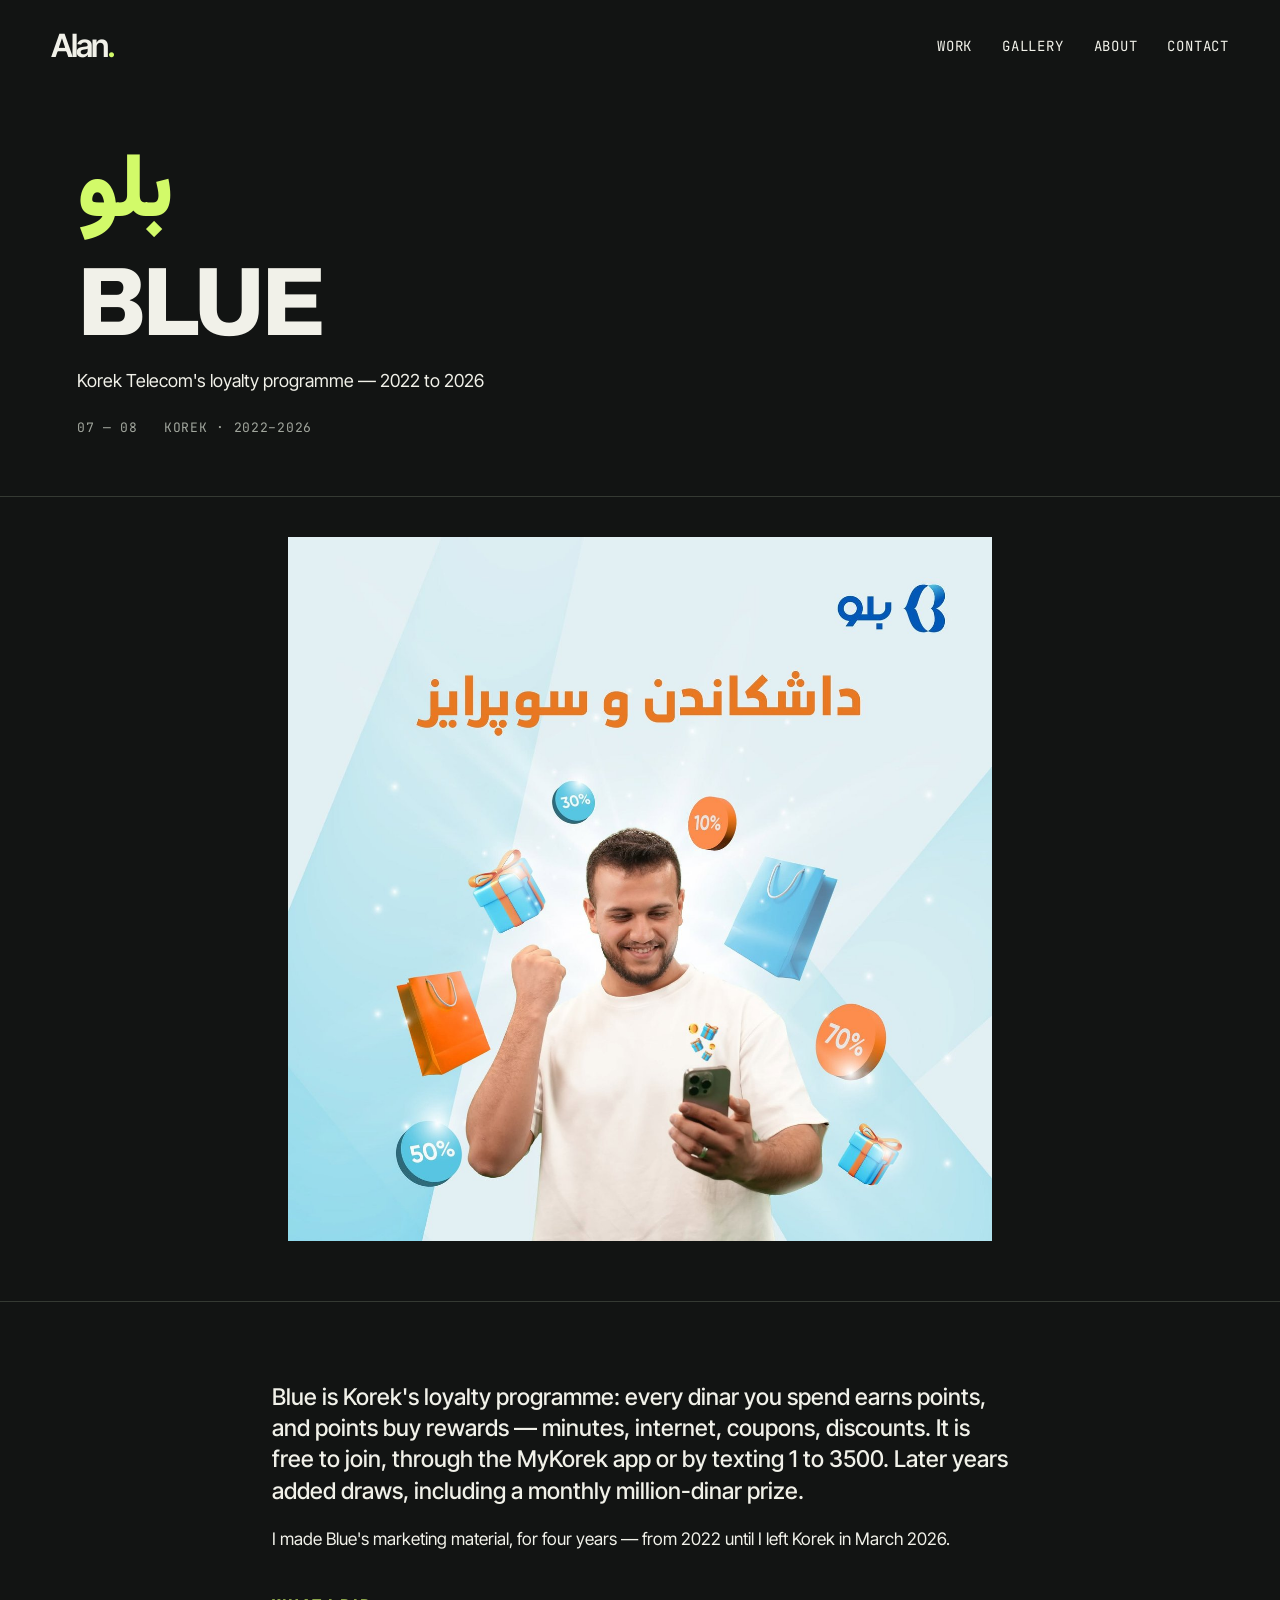
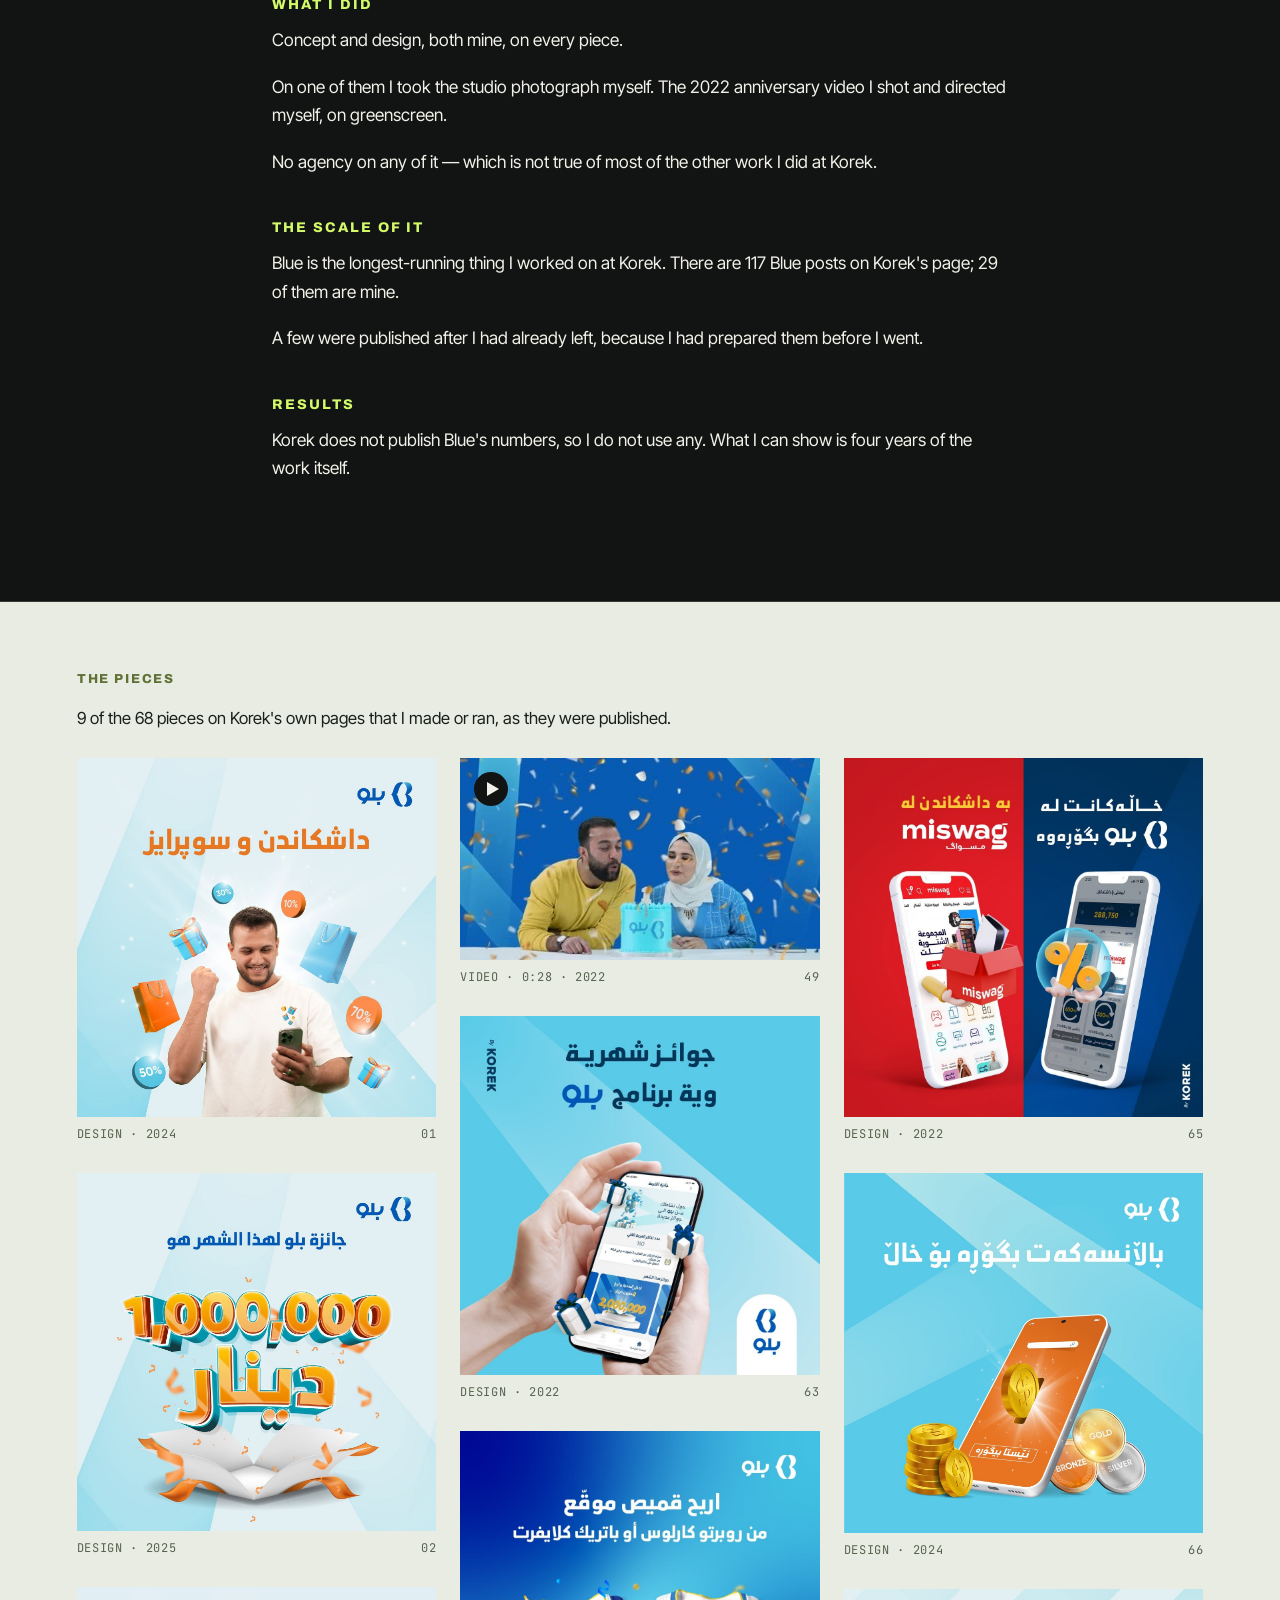
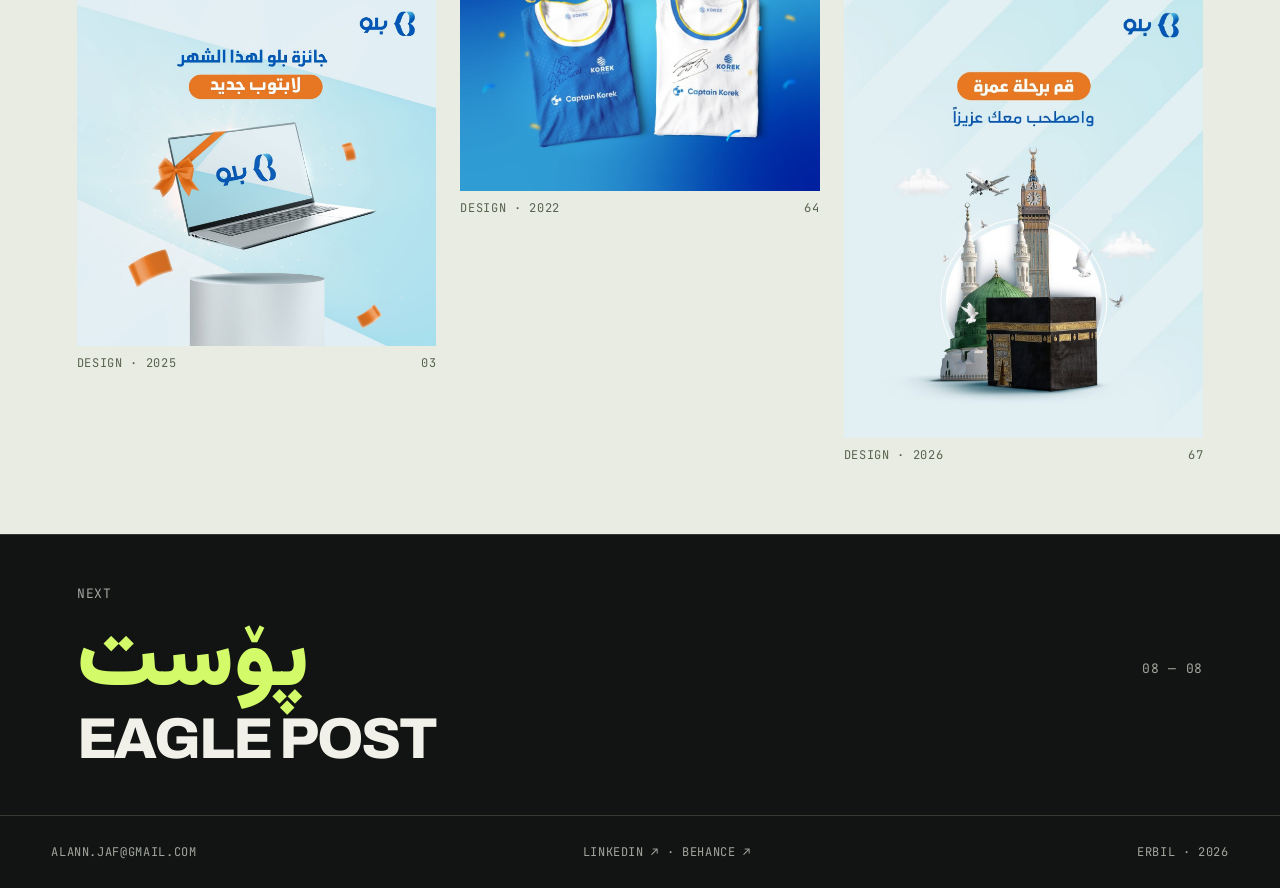
<file: work/blue-loyalty/index.html>
<!DOCTYPE html><html lang="en"><head><meta charset="UTF-8"><meta name="viewport" content="width=device-width,initial-scale=1">
<title>Blue — Alan Ahmed Hassan</title><meta name="description" content="Four years of concept and design, no agency, 29 pieces of 117.">
<link rel="preconnect" href="https://fonts.googleapis.com"><link href="https://fonts.googleapis.com/css2?family=Archivo:wdth,wght@62..125,800&family=Vazirmatn:wght@900&family=Inter+Tight:wght@400;500;600&family=JetBrains+Mono:wght@400;500&display=swap" rel="stylesheet">
<link rel="stylesheet" href="../../assets/site.css"></head><body>
<a class="skip" href="#main">Skip to content</a><nav aria-label="Main navigation" class="nav mono"><a href="../../"><span class="nf">Alan<span class="brand-dot">.</span></span><span class="ns">A.</span></a><div class="r"><a href="../../#work" class="on">Work</a><a href="../../gallery/" class="">Gallery</a><a href="../../about/" class="">About</a><a href="mailto:alann.jaf@gmail.com">Contact</a></div></nav>

<main id="main" class="casewrap"><header class="case"><div class="k">بلو</div><h1 class="e">Blue</h1><p class="sub">Korek Telecom&#x27;s loyalty programme — 2022 to 2026</p><div class="meta mono"><span>07 — 08</span><span>Korek · 2022–2026</span></div></header>
<section class="casehero"><div class="spec"><div class="frame"></div><div class="l h" style="top:0"></div><div class="l h" style="bottom:0"></div><div class="l v" style="left:0"></div><div class="l v" style="right:0"></div><span class="lab">1:1 · 29 pieces</span><img src="../../assets/img/blue.jpg" alt="Blue"><div class="stage"><span class="on">Specify</span><span>Design</span><span>Ship</span></div></div></section>
<article class="copy"><p class="lede">Blue is Korek&#x27;s loyalty programme: every dinar you spend earns points, and points buy rewards — minutes, internet, coupons, discounts. It is free to join, through the MyKorek app or by texting 1 to 3500. Later years added draws, including a monthly million-dinar prize.</p><p>I made Blue&#x27;s marketing material, for four years — from 2022 until I left Korek in March 2026.</p><h2>What I did</h2><p>Concept and design, both mine, on every piece.</p><p>On one of them I took the studio photograph myself. The 2022 anniversary video I shot and directed myself, on greenscreen.</p><p>No agency on any of it — which is not true of most of the other work I did at Korek.</p><h2>The scale of it</h2><p>Blue is the longest-running thing I worked on at Korek. There are 117 Blue posts on Korek&#x27;s page; 29 of them are mine.</p><p>A few were published after I had already left, because I had prepared them before I went.</p><h2>Results</h2><p>Korek does not publish Blue&#x27;s numbers, so I do not use any. What I can show is four years of the work itself.</p></article>
<section class="pieces"><h2>The pieces</h2><p class="lead">9 of the 68 pieces on Korek's own pages that I made or ran, as they were published.</p><div class="grid"><figure data-cap="Design · 2024"><img loading="lazy" src="../../assets/gallery/01.jpg" width="1400" height="1400" alt=""><figcaption class="mono"><span>Design · 2024</span><span>01</span></figcaption></figure><figure data-cap="Design · 2025"><img loading="lazy" src="../../assets/gallery/02.jpg" width="1400" height="1394" alt=""><figcaption class="mono"><span>Design · 2025</span><span>02</span></figcaption></figure><figure data-cap="Design · 2025"><img loading="lazy" src="../../assets/gallery/03.jpg" width="1400" height="1400" alt=""><figcaption class="mono"><span>Design · 2025</span><span>03</span></figcaption></figure><figure data-cap="Video · 0:28 · 2022" data-video="https://alannjaf.github.io/assets/gallery/49.mp4"><img loading="lazy" src="../../assets/gallery/49.jpg" width="480" height="270" alt=""><span class="play" aria-hidden="true"></span><figcaption class="mono"><span>Video · 0:28 · 2022</span><span>49</span></figcaption></figure><figure data-cap="Design · 2022"><img loading="lazy" src="../../assets/gallery/63.jpg" width="1080" height="1080" alt=""><figcaption class="mono"><span>Design · 2022</span><span>63</span></figcaption></figure><figure data-cap="Design · 2022"><img loading="lazy" src="../../assets/gallery/64.jpg" width="1080" height="1080" alt=""><figcaption class="mono"><span>Design · 2022</span><span>64</span></figcaption></figure><figure data-cap="Design · 2022"><img loading="lazy" src="../../assets/gallery/65.jpg" width="1080" height="1080" alt=""><figcaption class="mono"><span>Design · 2022</span><span>65</span></figcaption></figure><figure data-cap="Design · 2024"><img loading="lazy" src="../../assets/gallery/66.jpg" width="1400" height="1400" alt=""><figcaption class="mono"><span>Design · 2024</span><span>66</span></figcaption></figure><figure data-cap="Design · 2026"><img loading="lazy" src="../../assets/gallery/67.jpg" width="1119" height="1400" alt=""><figcaption class="mono"><span>Design · 2026</span><span>67</span></figcaption></figure></div></section>
<a class="next" href="../eagle-post/"><div><span class="mono">Next</span><div class="k">پۆست</div><div class="e">Eagle Post</div></div><span class="mono">08 — 08</span></a></main>
<div class="lb" id="lb"><img alt=""><video controls playsinline preload="metadata"></video><span class="mono" id="lbcap"></span></div><footer class="foot mono"><a href="mailto:alann.jaf@gmail.com">alann.jaf@gmail.com</a><span><a href="https://linkedin.com/in/alanjaff">LinkedIn ↗</a> · <a href="https://behance.net/alannjaf">Behance ↗</a></span><span>Erbil · 2026</span></footer>
<script src="../../assets/site.js"></script></body></html>
</file>
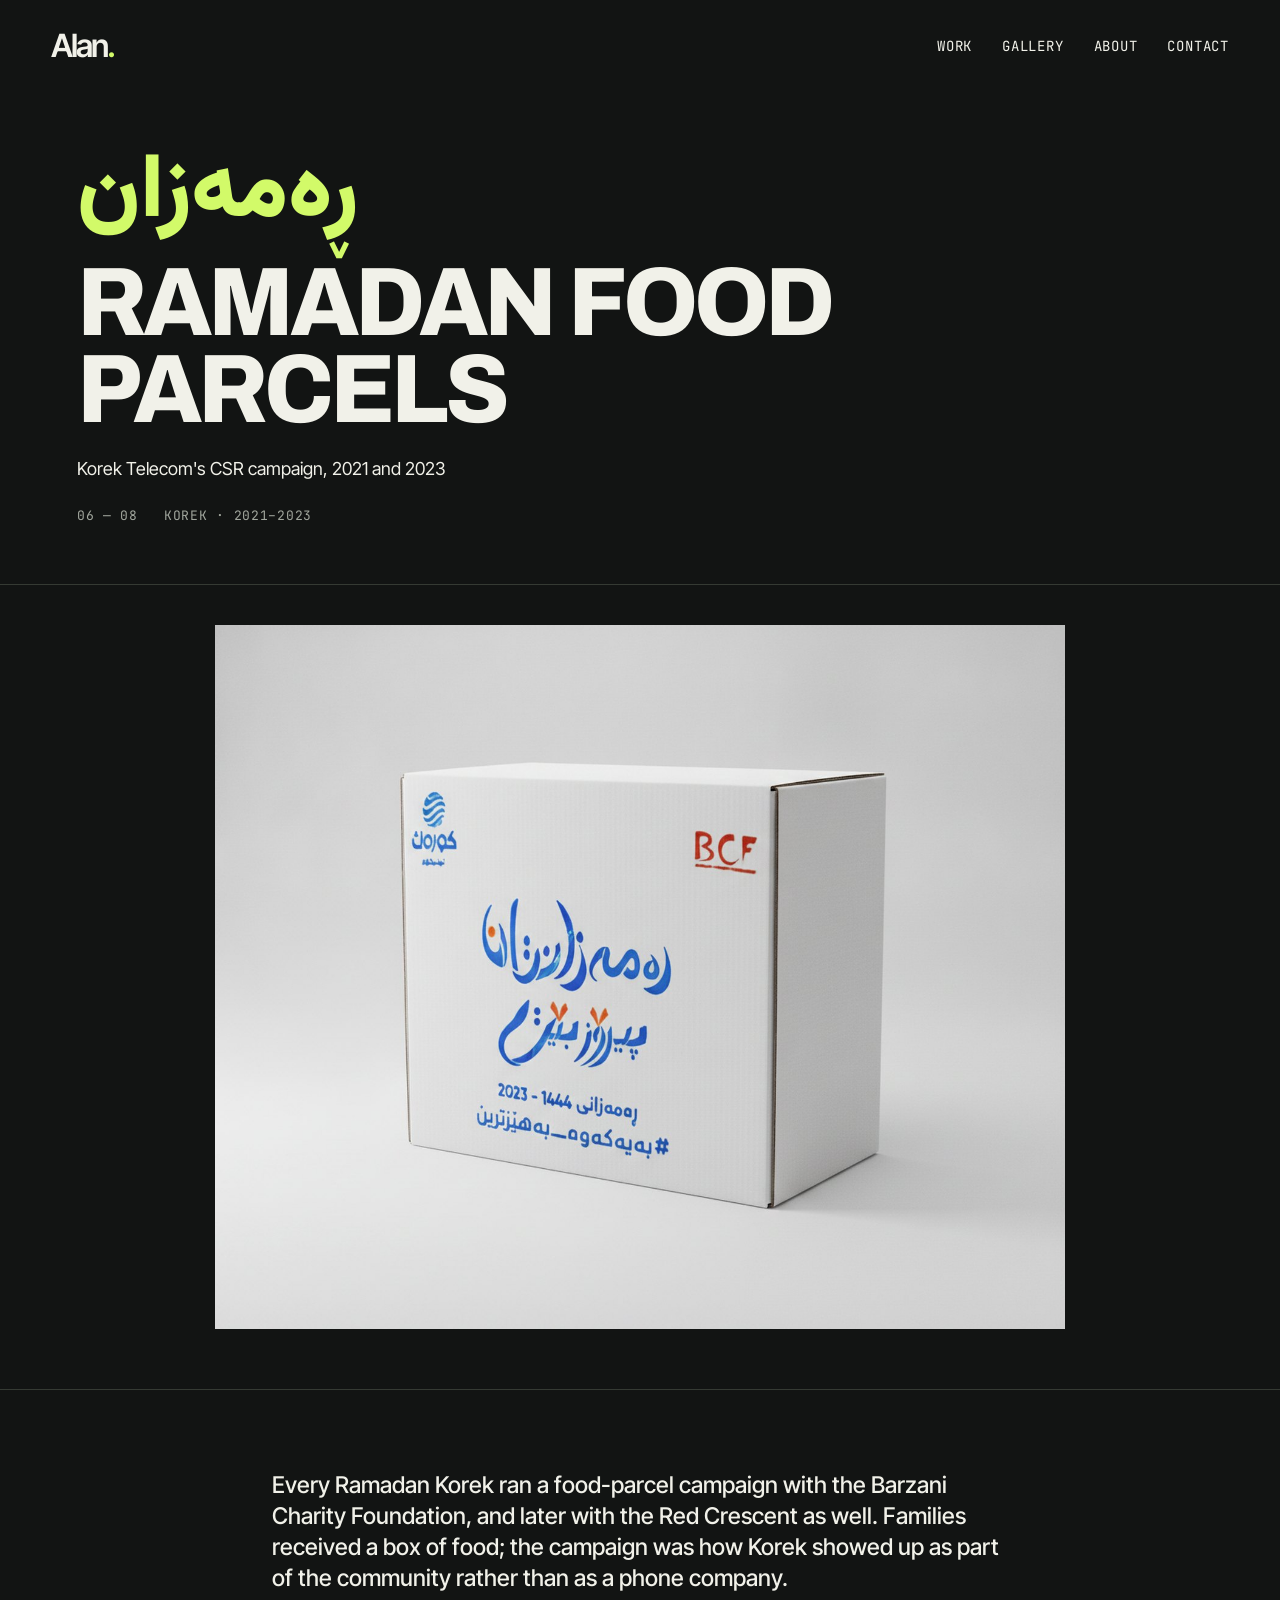
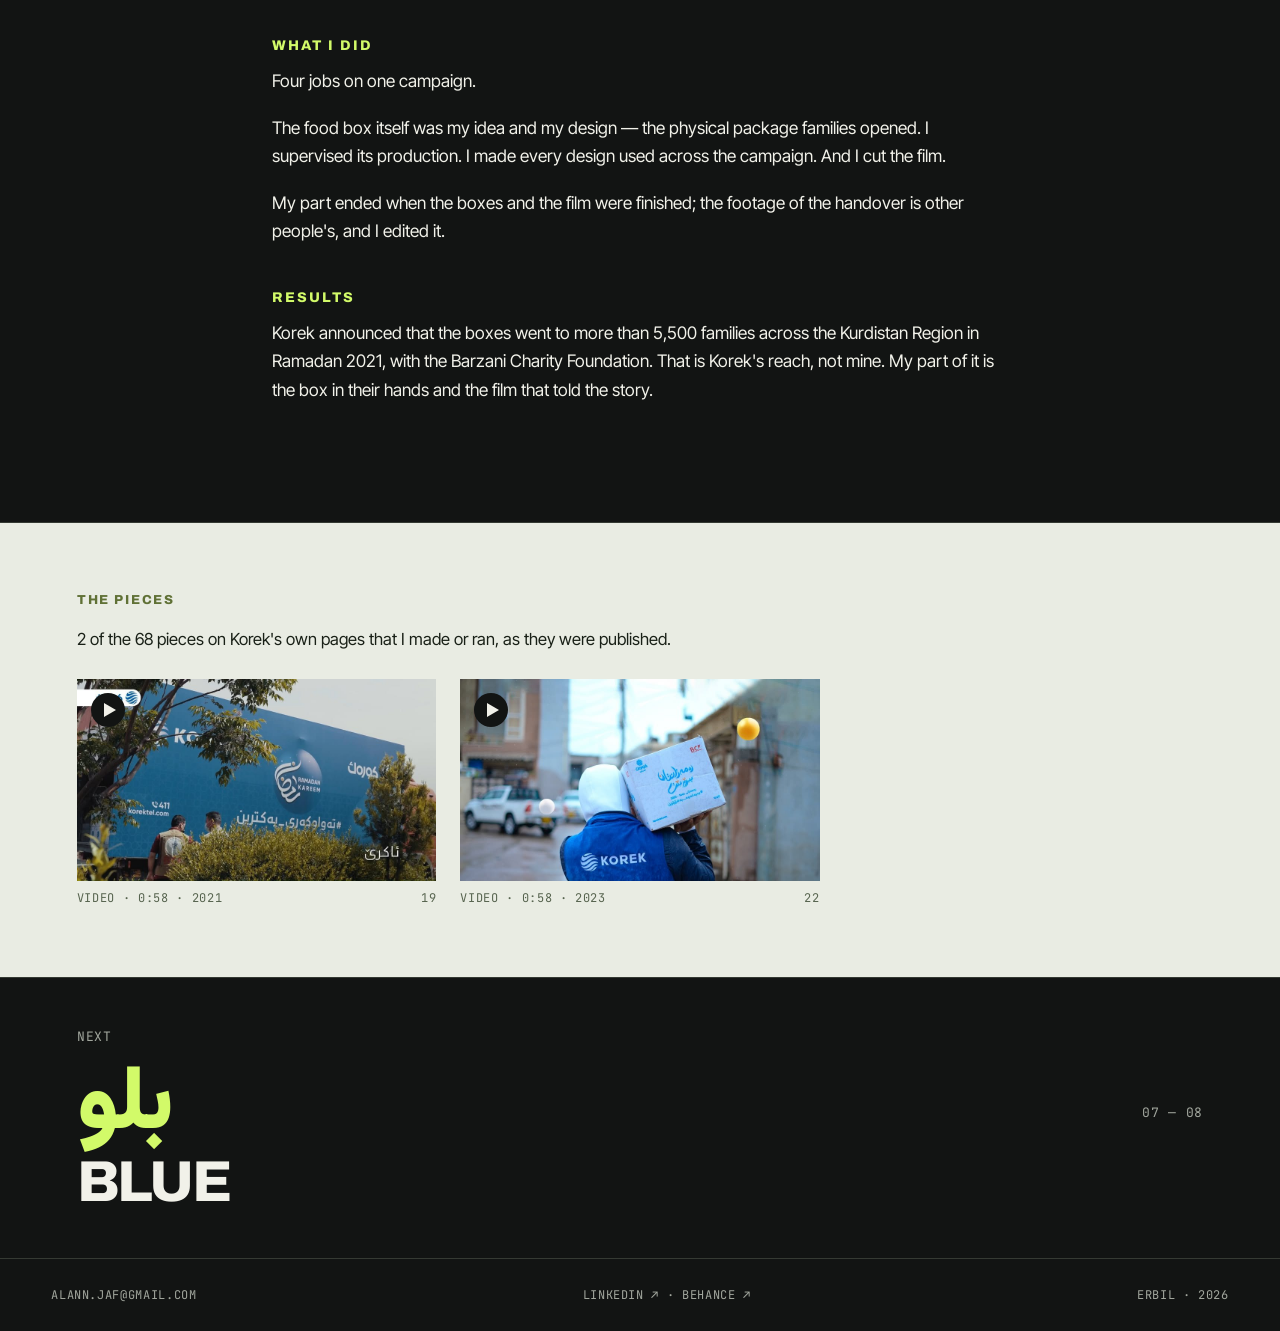
<file: work/csr-food-parcels/index.html>
<!DOCTYPE html><html lang="en"><head><meta charset="UTF-8"><meta name="viewport" content="width=device-width,initial-scale=1">
<title>Ramadan food parcels — Alan Ahmed Hassan</title><meta name="description" content="The box, the campaign, the film. 5,500 families, with the Barzani Charity Foundation.">
<link rel="preconnect" href="https://fonts.googleapis.com"><link href="https://fonts.googleapis.com/css2?family=Archivo:wdth,wght@62..125,800&family=Vazirmatn:wght@900&family=Inter+Tight:wght@400;500;600&family=JetBrains+Mono:wght@400;500&display=swap" rel="stylesheet">
<link rel="stylesheet" href="../../assets/site.css"></head><body>
<a class="skip" href="#main">Skip to content</a><nav aria-label="Main navigation" class="nav mono"><a href="../../"><span class="nf">Alan<span class="brand-dot">.</span></span><span class="ns">A.</span></a><div class="r"><a href="../../#work" class="on">Work</a><a href="../../gallery/" class="">Gallery</a><a href="../../about/" class="">About</a><a href="mailto:alann.jaf@gmail.com">Contact</a></div></nav>

<main id="main" class="casewrap"><header class="case"><div class="k">ڕەمەزان</div><h1 class="e">Ramadan food parcels</h1><p class="sub">Korek Telecom&#x27;s CSR campaign, 2021 and 2023</p><div class="meta mono"><span>06 — 08</span><span>Korek · 2021–2023</span></div></header>
<section class="casehero"><div class="spec"><div class="frame"></div><div class="l h" style="top:0"></div><div class="l h" style="bottom:0"></div><div class="l v" style="left:0"></div><div class="l v" style="right:0"></div><span class="lab">box · 5,500 families</span><img src="../../assets/img/csr.jpg" alt="Parcels"><div class="stage"><span class="on">Specify</span><span>Design</span><span>Ship</span></div></div></section>
<article class="copy"><p class="lede">Every Ramadan Korek ran a food-parcel campaign with the Barzani Charity Foundation, and later with the Red Crescent as well. Families received a box of food; the campaign was how Korek showed up as part of the community rather than as a phone company.</p><h2>What I did</h2><p>Four jobs on one campaign.</p><p>The food box itself was my idea and my design — the physical package families opened. I supervised its production. I made every design used across the campaign. And I cut the film.</p><p>My part ended when the boxes and the film were finished; the footage of the handover is other people&#x27;s, and I edited it.</p><h2>Results</h2><p>Korek announced that the boxes went to more than 5,500 families across the Kurdistan Region in Ramadan 2021, with the Barzani Charity Foundation. That is Korek&#x27;s reach, not mine. My part of it is the box in their hands and the film that told the story.</p></article>
<section class="pieces"><h2>The pieces</h2><p class="lead">2 of the 68 pieces on Korek's own pages that I made or ran, as they were published.</p><div class="grid"><figure data-cap="Video · 0:58 · 2021" data-video="https://alannjaf.github.io/assets/gallery/19.mp4"><img loading="lazy" src="../../assets/gallery/19.jpg" width="960" height="540" alt=""><span class="play" aria-hidden="true"></span><figcaption class="mono"><span>Video · 0:58 · 2021</span><span>19</span></figcaption></figure><figure data-cap="Video · 0:58 · 2023" data-video="https://alannjaf.github.io/assets/gallery/22.mp4"><img loading="lazy" src="../../assets/gallery/22.jpg" width="960" height="540" alt=""><span class="play" aria-hidden="true"></span><figcaption class="mono"><span>Video · 0:58 · 2023</span><span>22</span></figcaption></figure></div></section>
<a class="next" href="../blue-loyalty/"><div><span class="mono">Next</span><div class="k">بلو</div><div class="e">Blue</div></div><span class="mono">07 — 08</span></a></main>
<div class="lb" id="lb"><img alt=""><video controls playsinline preload="metadata"></video><span class="mono" id="lbcap"></span></div><footer class="foot mono"><a href="mailto:alann.jaf@gmail.com">alann.jaf@gmail.com</a><span><a href="https://linkedin.com/in/alanjaff">LinkedIn ↗</a> · <a href="https://behance.net/alannjaf">Behance ↗</a></span><span>Erbil · 2026</span></footer>
<script src="../../assets/site.js"></script></body></html>
</file>
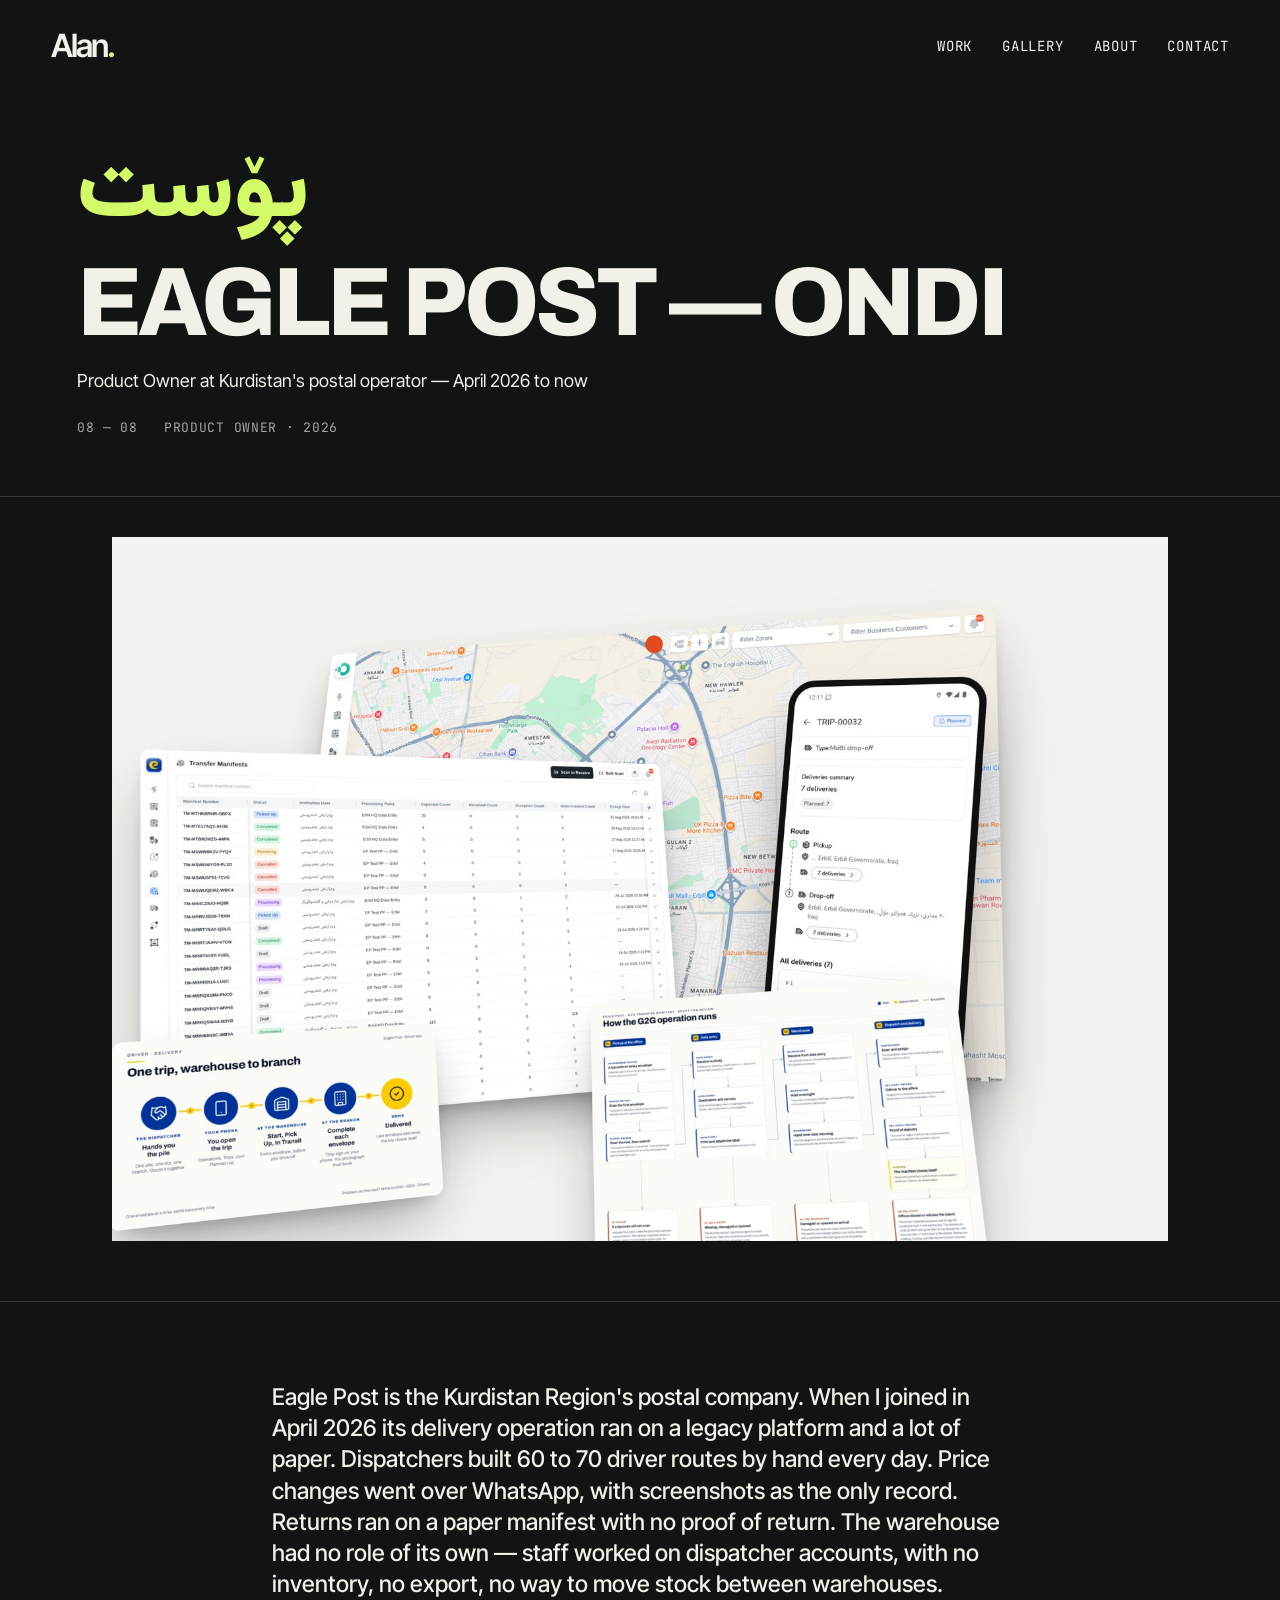
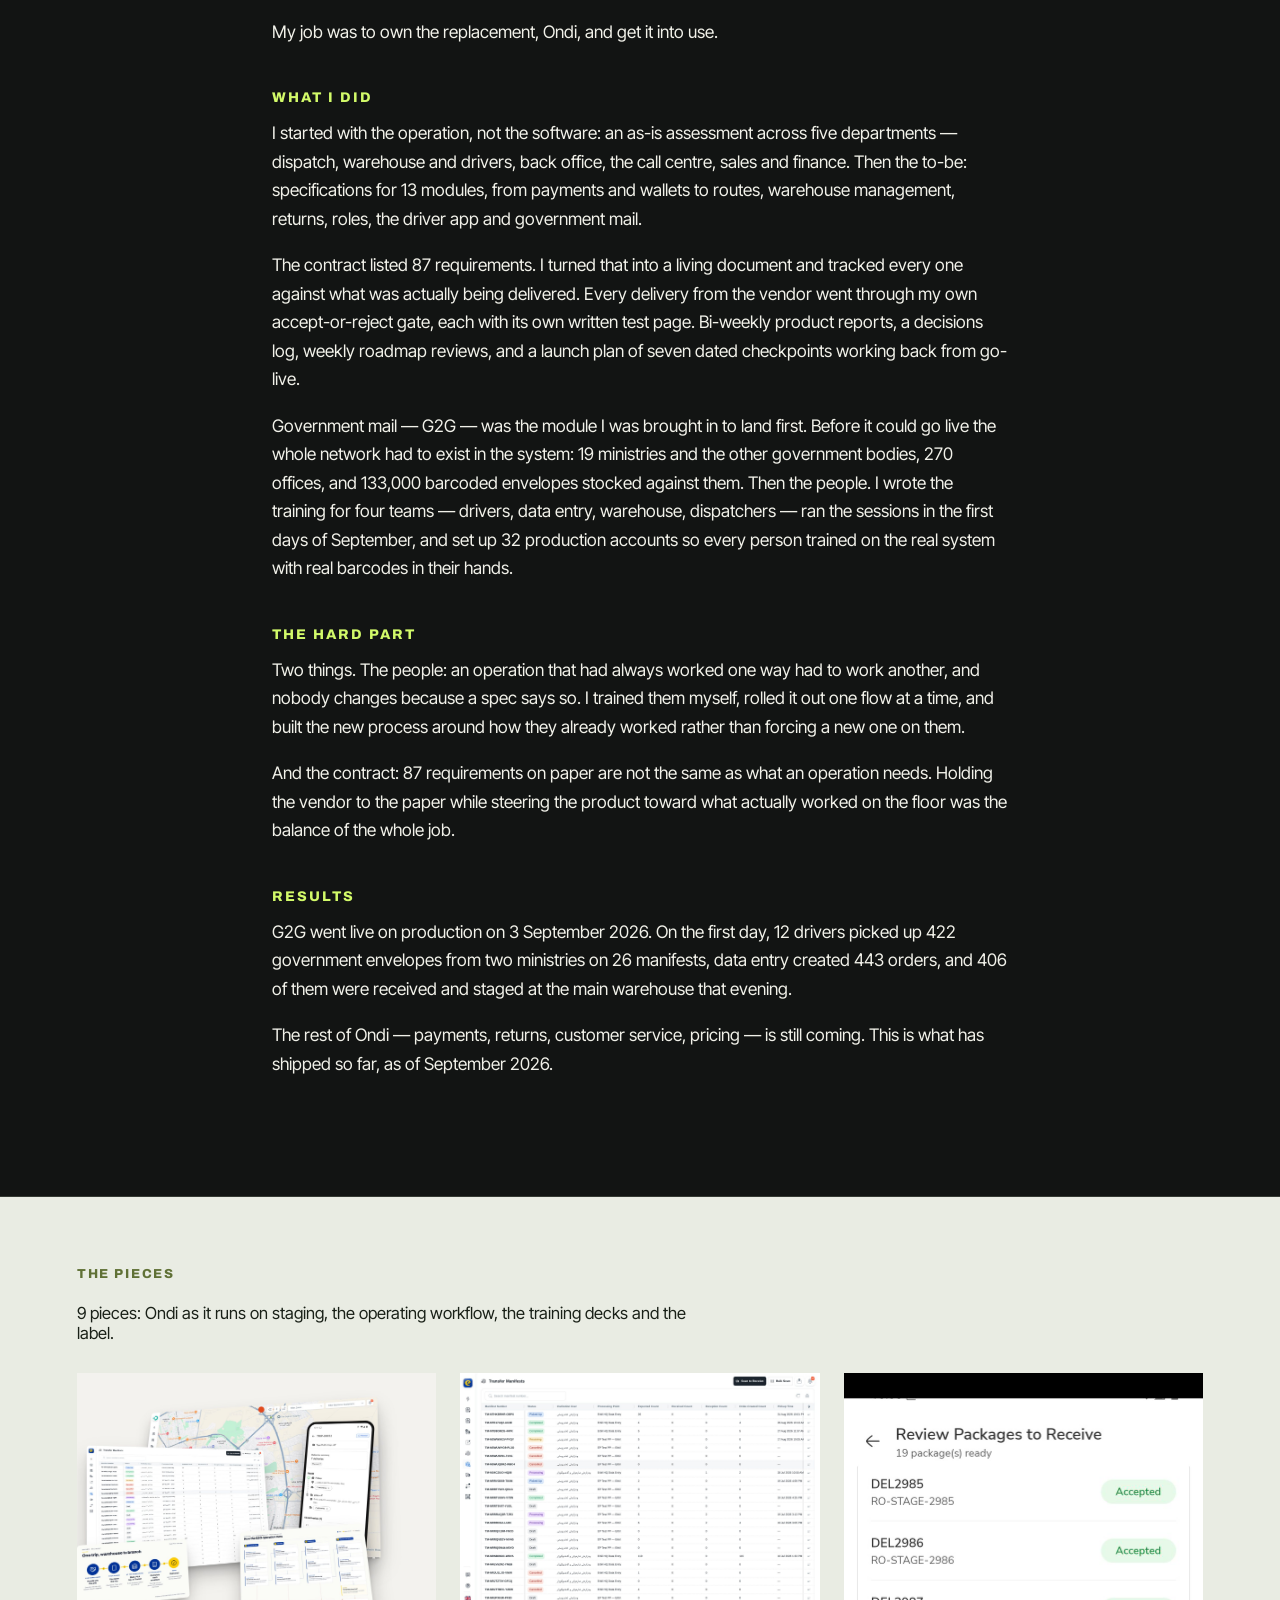
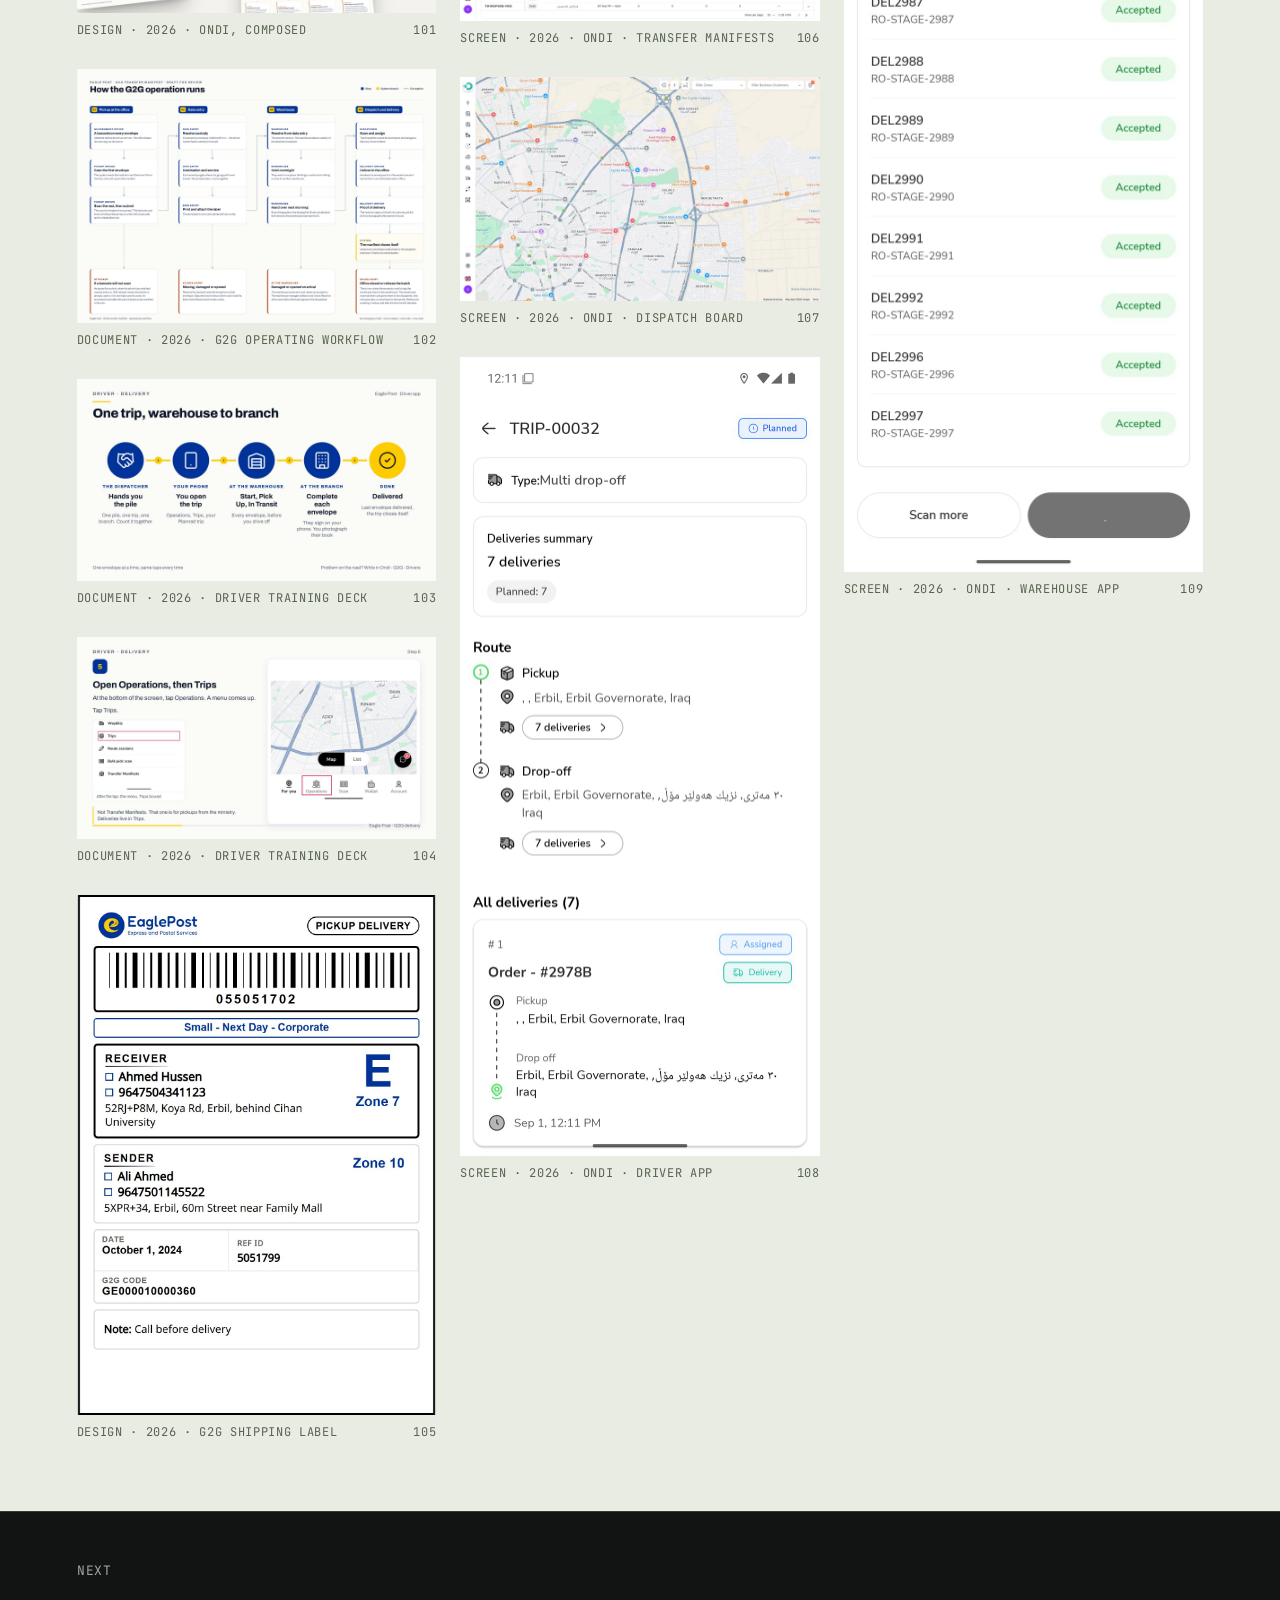
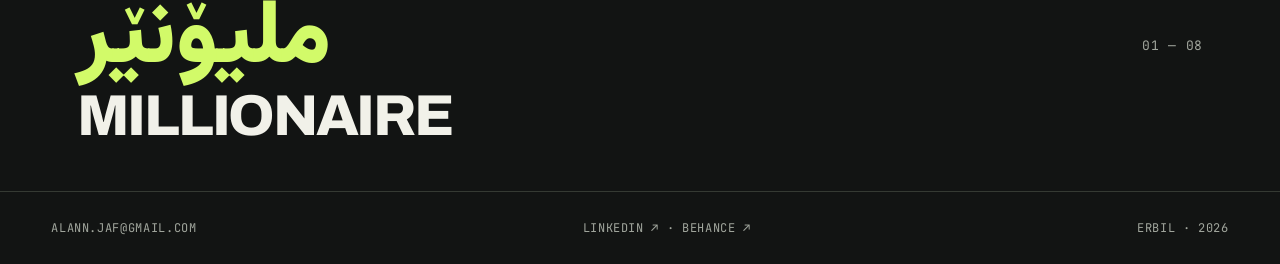
<file: work/eagle-post/index.html>
<!DOCTYPE html><html lang="en"><head><meta charset="UTF-8"><meta name="viewport" content="width=device-width,initial-scale=1">
<title>Eagle Post — Ondi — Alan Ahmed Hassan</title><meta name="description" content="Owning the platform that took Kurdistan&#x27;s government mail live on 3 September 2026. 422 envelopes on day one.">
<link rel="preconnect" href="https://fonts.googleapis.com"><link href="https://fonts.googleapis.com/css2?family=Archivo:wdth,wght@62..125,800&family=Vazirmatn:wght@900&family=Inter+Tight:wght@400;500;600&family=JetBrains+Mono:wght@400;500&display=swap" rel="stylesheet">
<link rel="stylesheet" href="../../assets/site.css"></head><body>
<a class="skip" href="#main">Skip to content</a><nav aria-label="Main navigation" class="nav mono"><a href="../../"><span class="nf">Alan<span class="brand-dot">.</span></span><span class="ns">A.</span></a><div class="r"><a href="../../#work" class="on">Work</a><a href="../../gallery/" class="">Gallery</a><a href="../../about/" class="">About</a><a href="mailto:alann.jaf@gmail.com">Contact</a></div></nav>

<main id="main" class="casewrap"><header class="case"><div class="k">پۆست</div><h1 class="e">Eagle Post — Ondi</h1><p class="sub">Product Owner at Kurdistan&#x27;s postal operator — April 2026 to now</p><div class="meta mono"><span>08 — 08</span><span>Product Owner · 2026</span></div></header>
<section class="casehero"><div class="spec"><div class="frame"></div><div class="l h" style="top:0"></div><div class="l h" style="bottom:0"></div><div class="l v" style="left:0"></div><div class="l v" style="right:0"></div><span class="lab">Ondi · transfer manifests · G2G</span><img src="../../assets/img/eaglepost.jpg" alt="Eagle Post"><div class="stage"><span class="on">Specify</span><span>Design</span><span>Ship</span></div></div></section>
<article class="copy"><p class="lede">Eagle Post is the Kurdistan Region&#x27;s postal company. When I joined in April 2026 its delivery operation ran on a legacy platform and a lot of paper. Dispatchers built 60 to 70 driver routes by hand every day. Price changes went over WhatsApp, with screenshots as the only record. Returns ran on a paper manifest with no proof of return. The warehouse had no role of its own — staff worked on dispatcher accounts, with no inventory, no export, no way to move stock between warehouses.</p><p>My job was to own the replacement, Ondi, and get it into use.</p><h2>What I did</h2><p>I started with the operation, not the software: an as-is assessment across five departments — dispatch, warehouse and drivers, back office, the call centre, sales and finance. Then the to-be: specifications for 13 modules, from payments and wallets to routes, warehouse management, returns, roles, the driver app and government mail.</p><p>The contract listed 87 requirements. I turned that into a living document and tracked every one against what was actually being delivered. Every delivery from the vendor went through my own accept-or-reject gate, each with its own written test page. Bi-weekly product reports, a decisions log, weekly roadmap reviews, and a launch plan of seven dated checkpoints working back from go-live.</p><p>Government mail — G2G — was the module I was brought in to land first. Before it could go live the whole network had to exist in the system: 19 ministries and the other government bodies, 270 offices, and 133,000 barcoded envelopes stocked against them. Then the people. I wrote the training for four teams — drivers, data entry, warehouse, dispatchers — ran the sessions in the first days of September, and set up 32 production accounts so every person trained on the real system with real barcodes in their hands.</p><h2>The hard part</h2><p>Two things. The people: an operation that had always worked one way had to work another, and nobody changes because a spec says so. I trained them myself, rolled it out one flow at a time, and built the new process around how they already worked rather than forcing a new one on them.</p><p>And the contract: 87 requirements on paper are not the same as what an operation needs. Holding the vendor to the paper while steering the product toward what actually worked on the floor was the balance of the whole job.</p><h2>Results</h2><p>G2G went live on production on 3 September 2026. On the first day, 12 drivers picked up 422 government envelopes from two ministries on 26 manifests, data entry created 443 orders, and 406 of them were received and staged at the main warehouse that evening.</p><p>The rest of Ondi — payments, returns, customer service, pricing — is still coming. This is what has shipped so far, as of September 2026.</p></article>
<section class="pieces"><h2>The pieces</h2><p class="lead">9 pieces: Ondi as it runs on staging, the operating workflow, the training decks and the label.</p><div class="grid"><figure data-cap="Design · 2026 · Ondi, composed"><img loading="lazy" src="../../assets/gallery/ep01.jpg" width="1600" height="1066" alt=""><figcaption class="mono"><span>Design · 2026 · Ondi, composed</span><span>101</span></figcaption></figure><figure data-cap="Document · 2026 · G2G operating workflow"><img loading="lazy" src="../../assets/gallery/ep02.jpg" width="1600" height="1131" alt=""><figcaption class="mono"><span>Document · 2026 · G2G operating workflow</span><span>102</span></figcaption></figure><figure data-cap="Document · 2026 · Driver training deck"><img loading="lazy" src="../../assets/gallery/ep03.jpg" width="1600" height="900" alt=""><figcaption class="mono"><span>Document · 2026 · Driver training deck</span><span>103</span></figcaption></figure><figure data-cap="Document · 2026 · Driver training deck"><img loading="lazy" src="../../assets/gallery/ep04.jpg" width="1600" height="900" alt=""><figcaption class="mono"><span>Document · 2026 · Driver training deck</span><span>104</span></figcaption></figure><figure data-cap="Design · 2026 · G2G shipping label"><img loading="lazy" src="../../assets/gallery/ep05.jpg" width="1104" height="1596" alt=""><figcaption class="mono"><span>Design · 2026 · G2G shipping label</span><span>105</span></figcaption></figure><figure data-cap="Screen · 2026 · Ondi · transfer manifests"><img loading="lazy" src="../../assets/gallery/ep06.jpg" width="1600" height="1100" alt=""><figcaption class="mono"><span>Screen · 2026 · Ondi · transfer manifests</span><span>106</span></figcaption></figure><figure data-cap="Screen · 2026 · Ondi · dispatch board"><img loading="lazy" src="../../assets/gallery/ep07.jpg" width="1600" height="1000" alt=""><figcaption class="mono"><span>Screen · 2026 · Ondi · dispatch board</span><span>107</span></figcaption></figure><figure data-cap="Screen · 2026 · Ondi · driver app"><img loading="lazy" src="../../assets/gallery/ep08.jpg" width="720" height="1600" alt=""><figcaption class="mono"><span>Screen · 2026 · Ondi · driver app</span><span>108</span></figcaption></figure><figure data-cap="Screen · 2026 · Ondi · warehouse app"><img loading="lazy" src="../../assets/gallery/ep09.jpg" width="720" height="1600" alt=""><figcaption class="mono"><span>Screen · 2026 · Ondi · warehouse app</span><span>109</span></figcaption></figure></div></section>
<a class="next" href="../korek-millionaire/"><div><span class="mono">Next</span><div class="k">ملیۆنێر</div><div class="e">Millionaire</div></div><span class="mono">01 — 08</span></a></main>
<div class="lb" id="lb"><img alt=""><video controls playsinline preload="metadata"></video><span class="mono" id="lbcap"></span></div><footer class="foot mono"><a href="mailto:alann.jaf@gmail.com">alann.jaf@gmail.com</a><span><a href="https://linkedin.com/in/alanjaff">LinkedIn ↗</a> · <a href="https://behance.net/alannjaf">Behance ↗</a></span><span>Erbil · 2026</span></footer>
<script src="../../assets/site.js"></script></body></html>
</file>
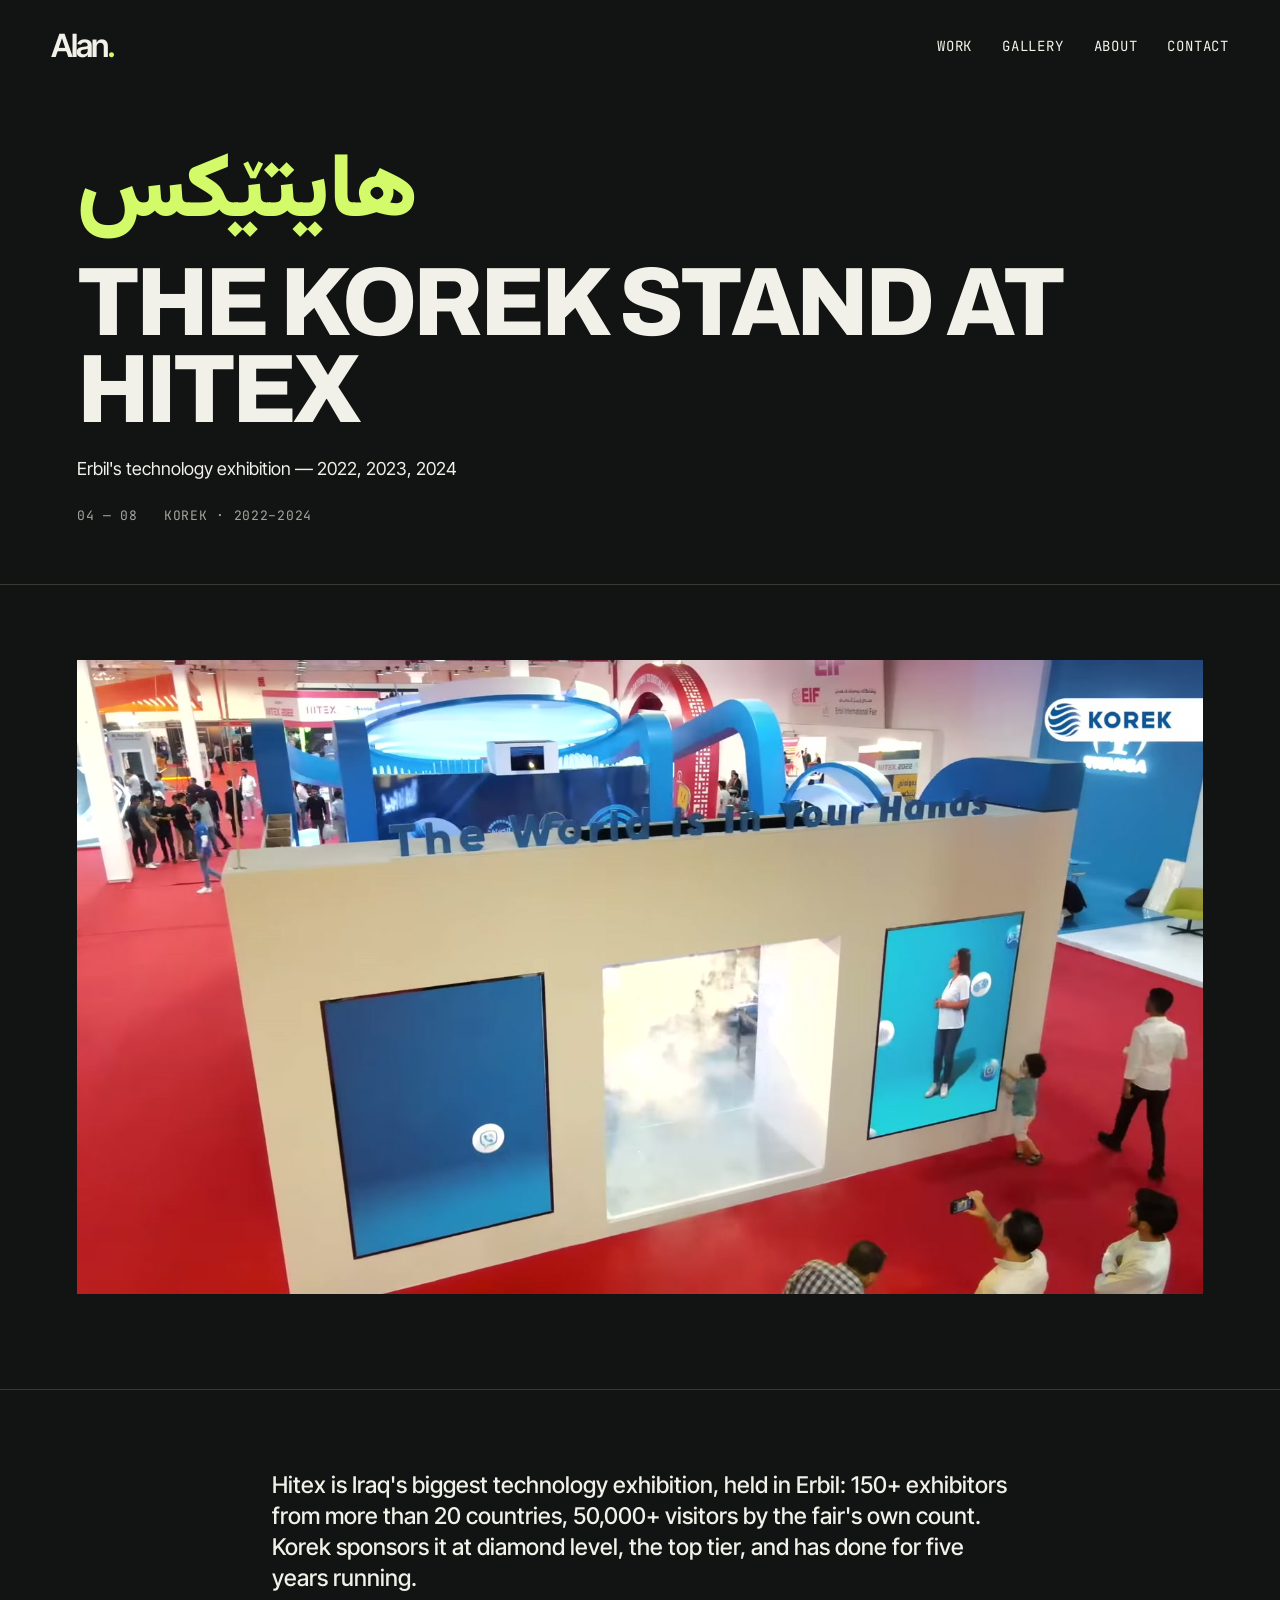
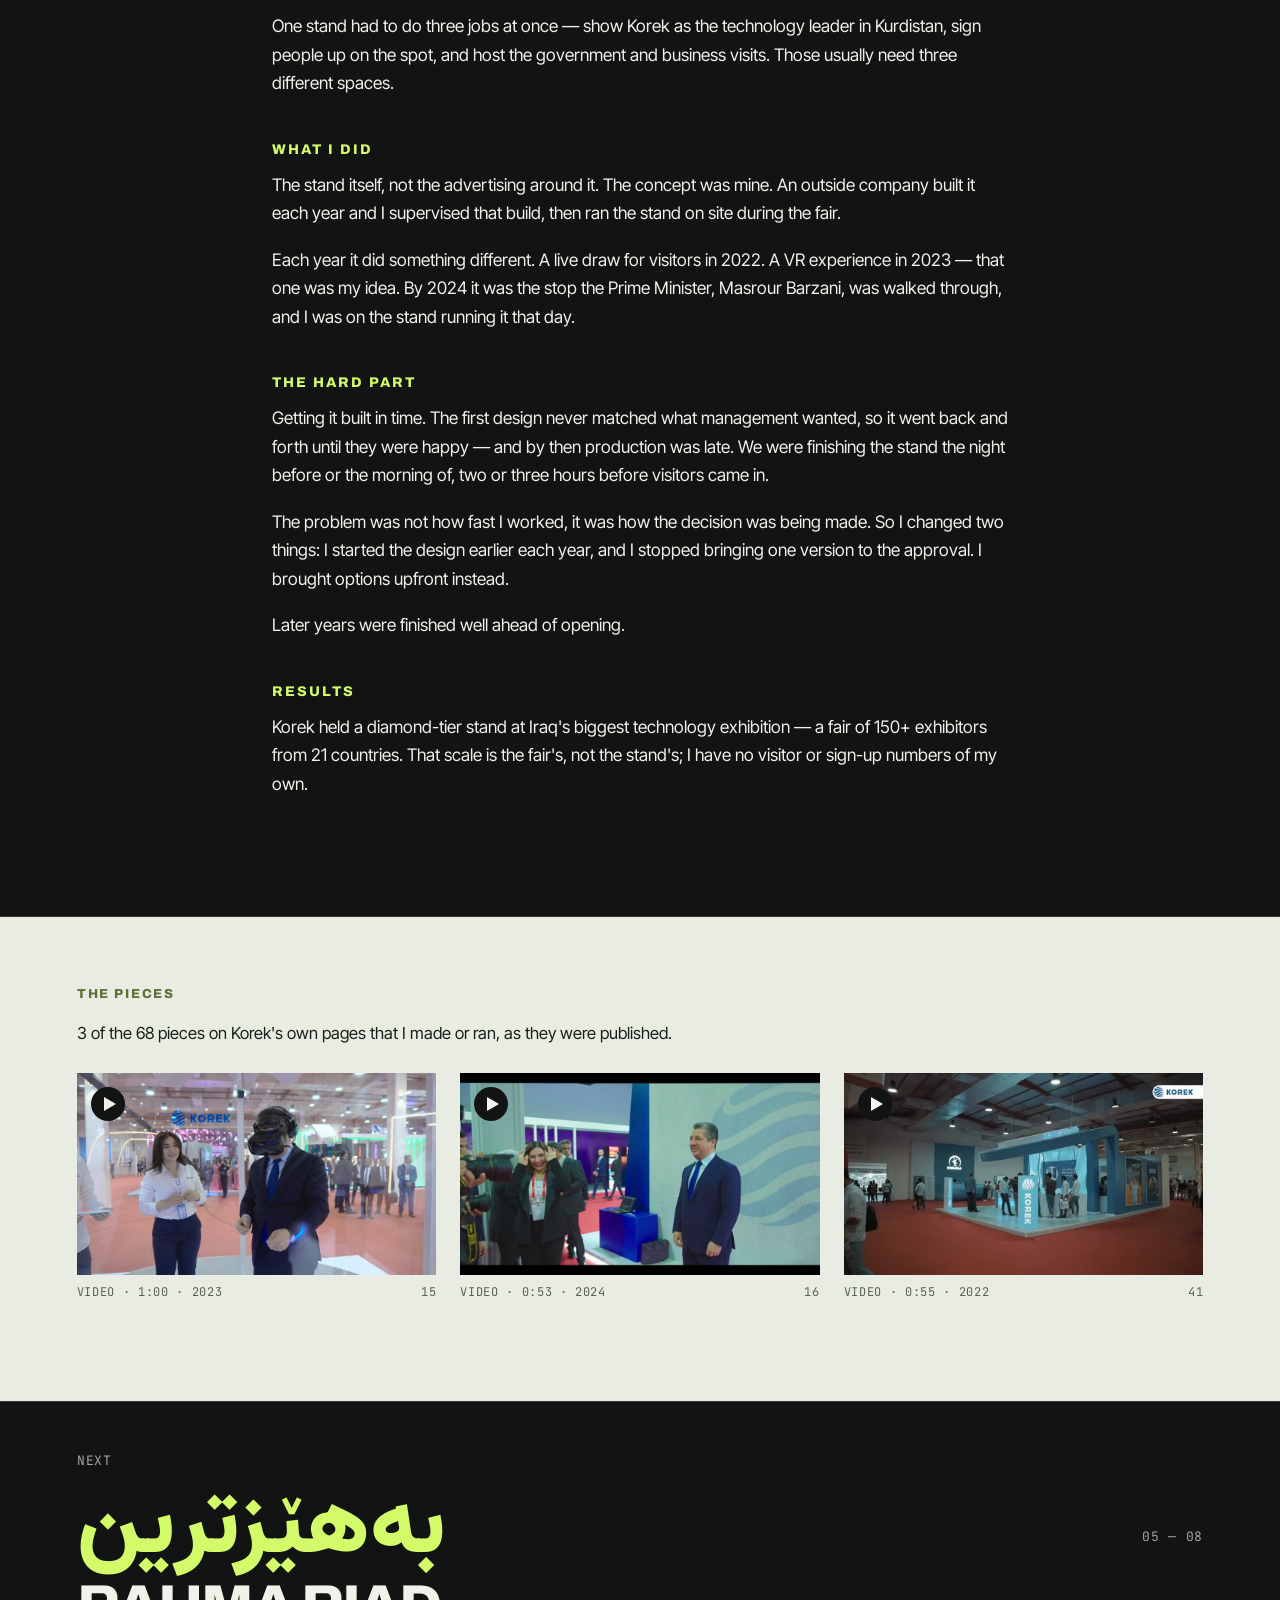
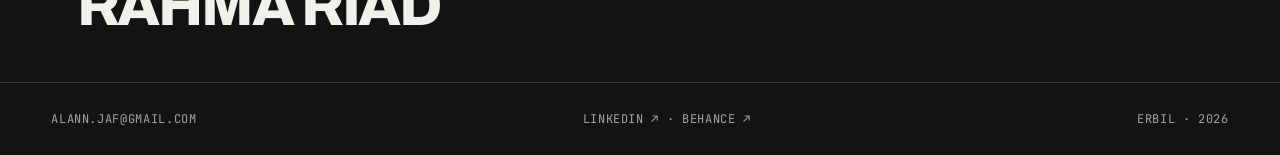
<file: work/hitex-booth/index.html>
<!DOCTYPE html><html lang="en"><head><meta charset="UTF-8"><meta name="viewport" content="width=device-width,initial-scale=1">
<title>The Korek stand at Hitex — Alan Ahmed Hassan</title><meta name="description" content="Concept, build supervision and running it on site. Three years, one Prime Minister.">
<link rel="preconnect" href="https://fonts.googleapis.com"><link href="https://fonts.googleapis.com/css2?family=Archivo:wdth,wght@62..125,800&family=Vazirmatn:wght@900&family=Inter+Tight:wght@400;500;600&family=JetBrains+Mono:wght@400;500&display=swap" rel="stylesheet">
<link rel="stylesheet" href="../../assets/site.css"></head><body>
<a class="skip" href="#main">Skip to content</a><nav aria-label="Main navigation" class="nav mono"><a href="../../"><span class="nf">Alan<span class="brand-dot">.</span></span><span class="ns">A.</span></a><div class="r"><a href="../../#work" class="on">Work</a><a href="../../gallery/" class="">Gallery</a><a href="../../about/" class="">About</a><a href="mailto:alann.jaf@gmail.com">Contact</a></div></nav>

<main id="main" class="casewrap"><header class="case"><div class="k">هایتێکس</div><h1 class="e">The Korek stand at Hitex</h1><p class="sub">Erbil&#x27;s technology exhibition — 2022, 2023, 2024</p><div class="meta mono"><span>04 — 08</span><span>Korek · 2022–2024</span></div></header>
<section class="casehero"><div class="spec"><div class="frame"></div><div class="l h" style="top:0"></div><div class="l h" style="bottom:0"></div><div class="l v" style="left:0"></div><div class="l v" style="right:0"></div><span class="lab">stand · diamond tier</span><img src="../../assets/img/hitex.jpg" alt="Hitex"><div class="stage"><span class="on">Specify</span><span>Design</span><span>Ship</span></div></div></section>
<article class="copy"><p class="lede">Hitex is Iraq&#x27;s biggest technology exhibition, held in Erbil: 150+ exhibitors from more than 20 countries, 50,000+ visitors by the fair&#x27;s own count. Korek sponsors it at diamond level, the top tier, and has done for five years running.</p><p>One stand had to do three jobs at once — show Korek as the technology leader in Kurdistan, sign people up on the spot, and host the government and business visits. Those usually need three different spaces.</p><h2>What I did</h2><p>The stand itself, not the advertising around it. The concept was mine. An outside company built it each year and I supervised that build, then ran the stand on site during the fair.</p><p>Each year it did something different. A live draw for visitors in 2022. A VR experience in 2023 — that one was my idea. By 2024 it was the stop the Prime Minister, Masrour Barzani, was walked through, and I was on the stand running it that day.</p><h2>The hard part</h2><p>Getting it built in time. The first design never matched what management wanted, so it went back and forth until they were happy — and by then production was late. We were finishing the stand the night before or the morning of, two or three hours before visitors came in.</p><p>The problem was not how fast I worked, it was how the decision was being made. So I changed two things: I started the design earlier each year, and I stopped bringing one version to the approval. I brought options upfront instead.</p><p>Later years were finished well ahead of opening.</p><h2>Results</h2><p>Korek held a diamond-tier stand at Iraq&#x27;s biggest technology exhibition — a fair of 150+ exhibitors from 21 countries. That scale is the fair&#x27;s, not the stand&#x27;s; I have no visitor or sign-up numbers of my own.</p></article>
<section class="pieces"><h2>The pieces</h2><p class="lead">3 of the 68 pieces on Korek's own pages that I made or ran, as they were published.</p><div class="grid"><figure data-cap="Video · 1:00 · 2023" data-video="https://alannjaf.github.io/assets/gallery/15.mp4"><img loading="lazy" src="../../assets/gallery/15.jpg" width="960" height="540" alt=""><span class="play" aria-hidden="true"></span><figcaption class="mono"><span>Video · 1:00 · 2023</span><span>15</span></figcaption></figure><figure data-cap="Video · 0:53 · 2024" data-video="https://alannjaf.github.io/assets/gallery/16.mp4"><img loading="lazy" src="../../assets/gallery/16.jpg" width="960" height="540" alt=""><span class="play" aria-hidden="true"></span><figcaption class="mono"><span>Video · 0:53 · 2024</span><span>16</span></figcaption></figure><figure data-cap="Video · 0:55 · 2022" data-video="https://alannjaf.github.io/assets/gallery/41.mp4"><img loading="lazy" src="../../assets/gallery/41.jpg" width="480" height="270" alt=""><span class="play" aria-hidden="true"></span><figcaption class="mono"><span>Video · 0:55 · 2022</span><span>41</span></figcaption></figure></div></section>
<a class="next" href="../rahma-riad/"><div><span class="mono">Next</span><div class="k">بەهێزترین</div><div class="e">Rahma Riad</div></div><span class="mono">05 — 08</span></a></main>
<div class="lb" id="lb"><img alt=""><video controls playsinline preload="metadata"></video><span class="mono" id="lbcap"></span></div><footer class="foot mono"><a href="mailto:alann.jaf@gmail.com">alann.jaf@gmail.com</a><span><a href="https://linkedin.com/in/alanjaff">LinkedIn ↗</a> · <a href="https://behance.net/alannjaf">Behance ↗</a></span><span>Erbil · 2026</span></footer>
<script src="../../assets/site.js"></script></body></html>
</file>
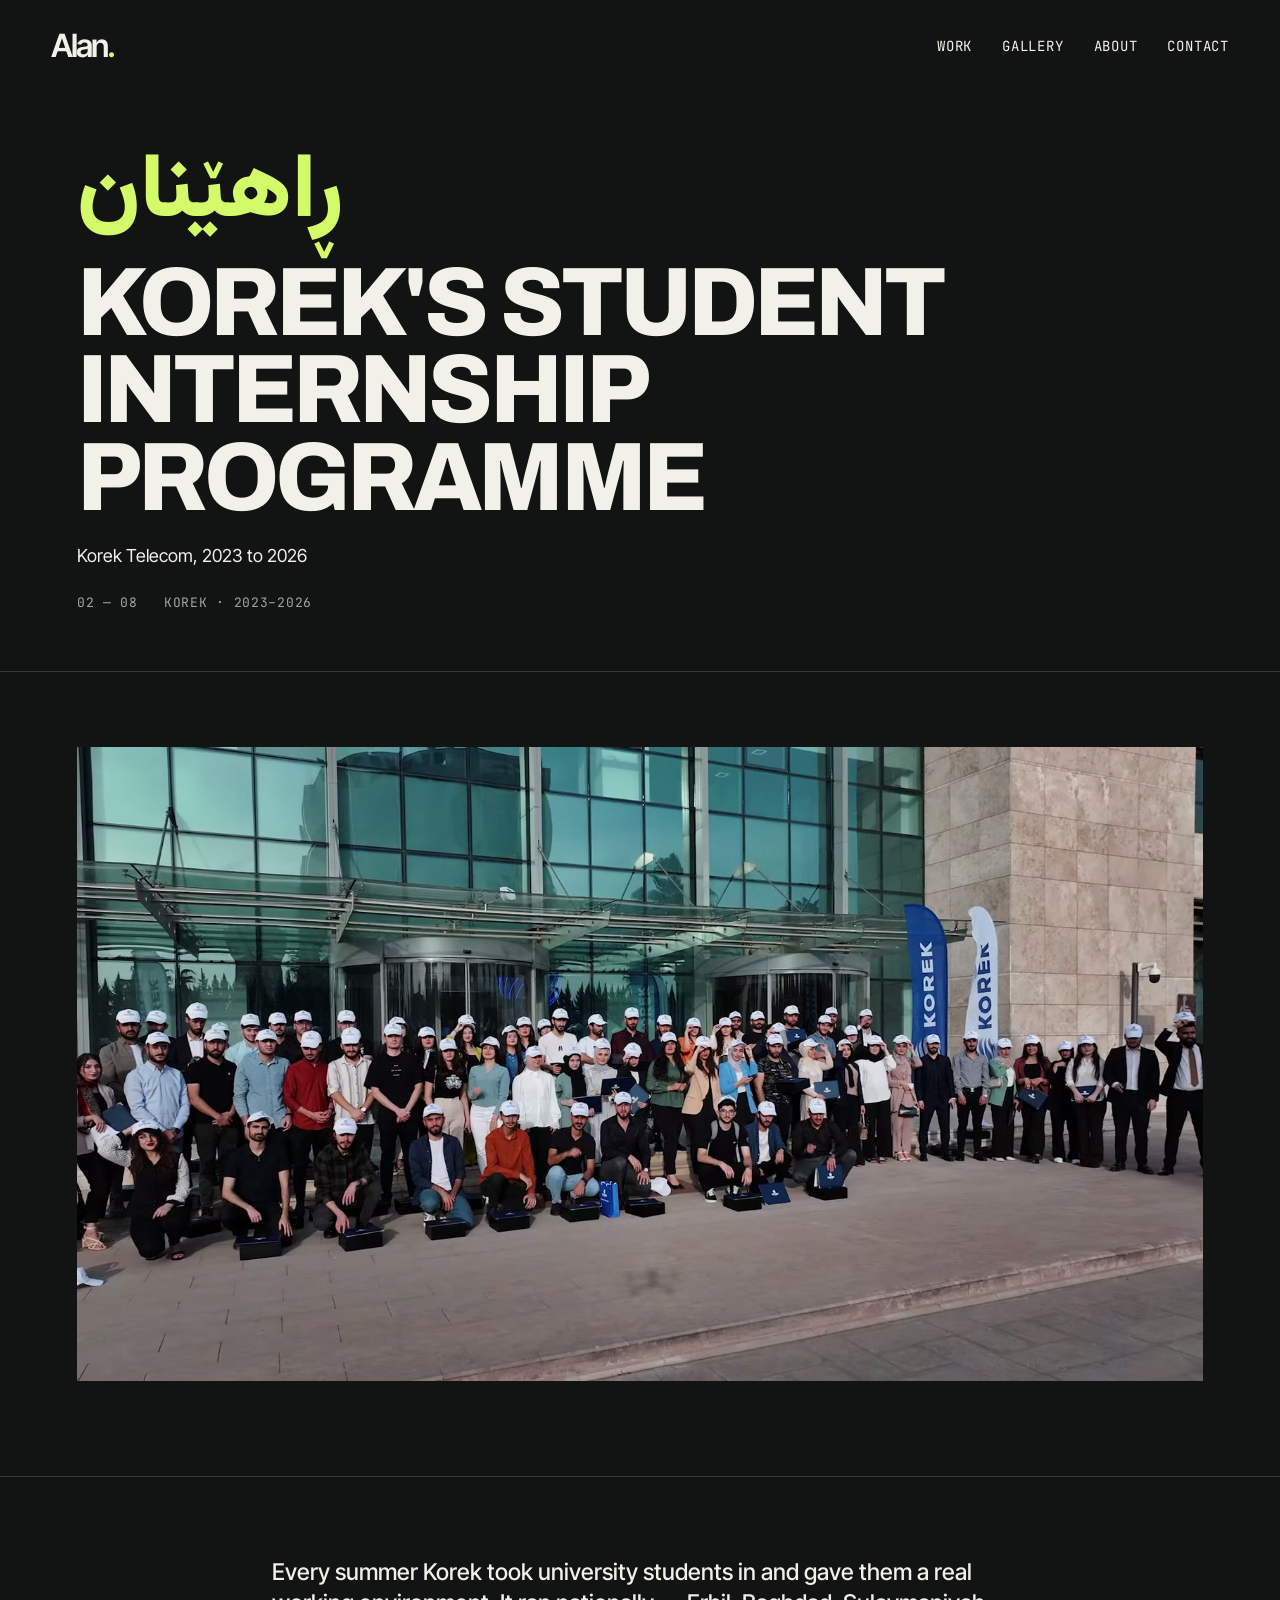
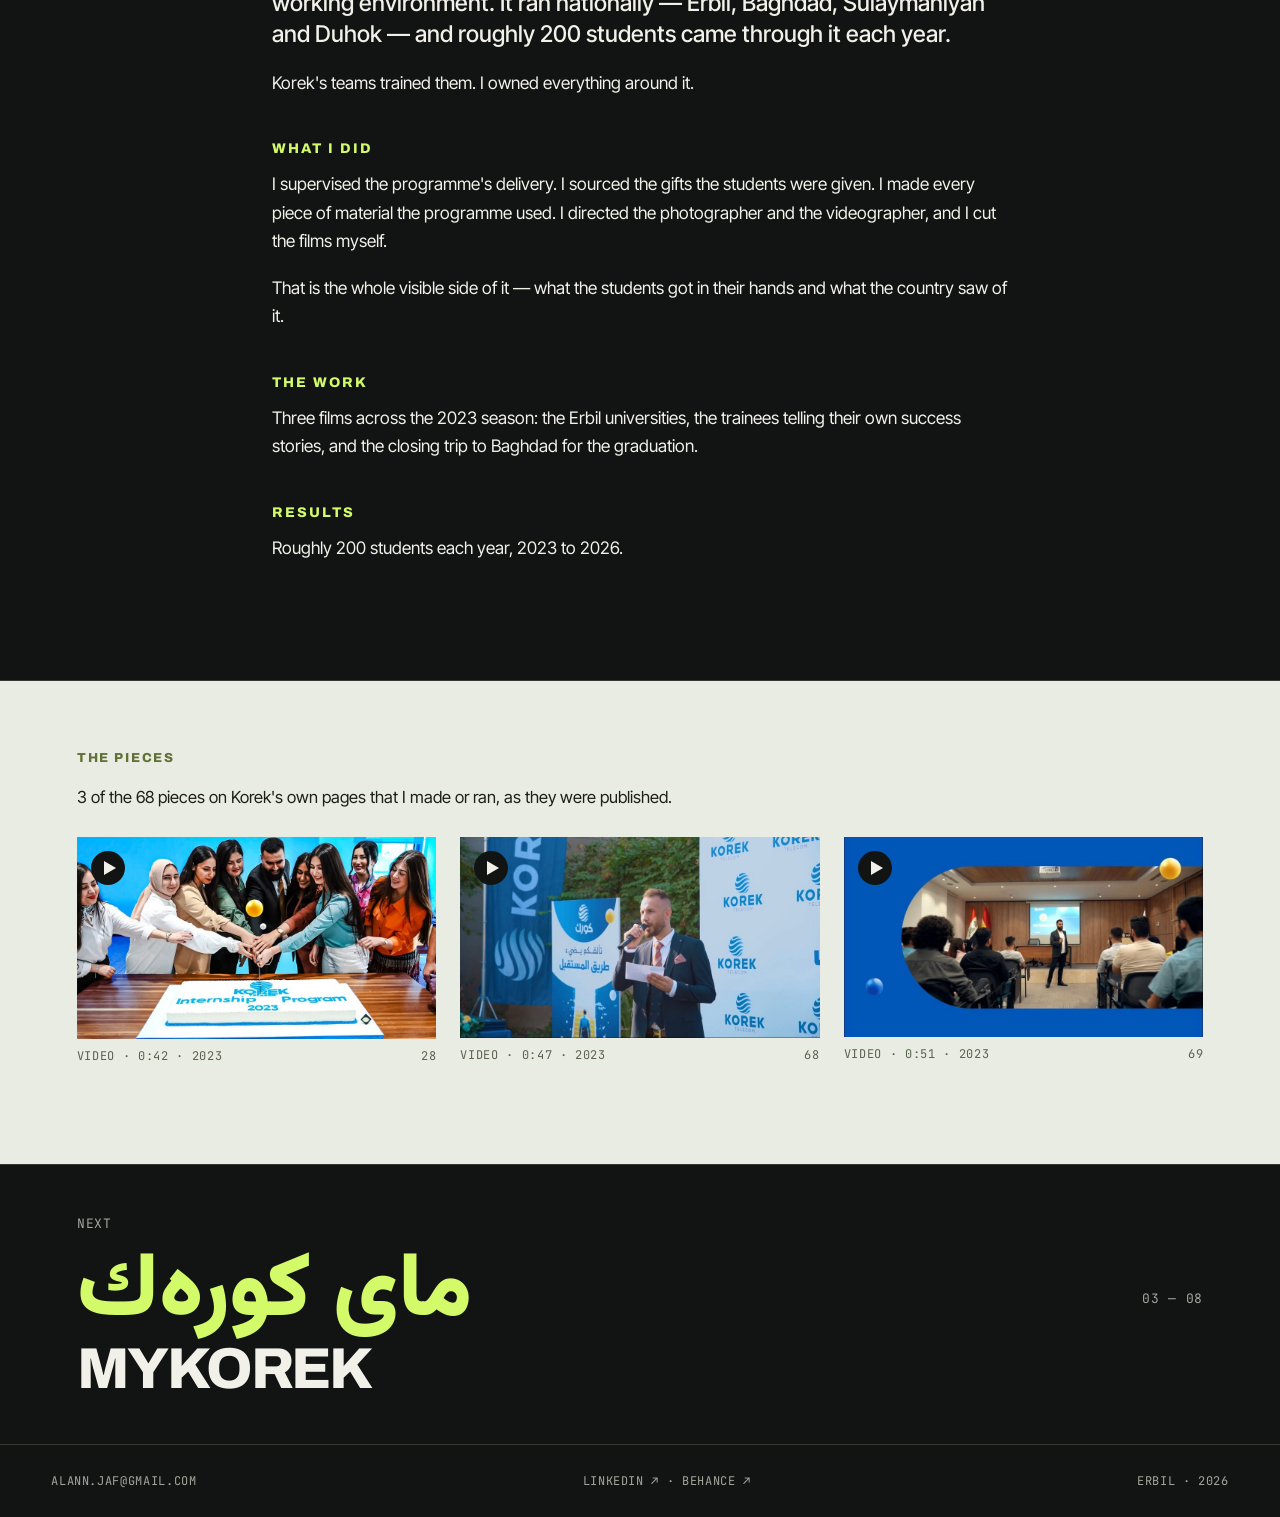
<file: work/internship-programme/index.html>
<!DOCTYPE html><html lang="en"><head><meta charset="UTF-8"><meta name="viewport" content="width=device-width,initial-scale=1">
<title>Korek&#x27;s student internship programme — Alan Ahmed Hassan</title><meta name="description" content="Everything the 200 students a year saw and held: material, gifts, the films.">
<link rel="preconnect" href="https://fonts.googleapis.com"><link href="https://fonts.googleapis.com/css2?family=Archivo:wdth,wght@62..125,800&family=Vazirmatn:wght@900&family=Inter+Tight:wght@400;500;600&family=JetBrains+Mono:wght@400;500&display=swap" rel="stylesheet">
<link rel="stylesheet" href="../../assets/site.css"></head><body>
<a class="skip" href="#main">Skip to content</a><nav aria-label="Main navigation" class="nav mono"><a href="../../"><span class="nf">Alan<span class="brand-dot">.</span></span><span class="ns">A.</span></a><div class="r"><a href="../../#work" class="on">Work</a><a href="../../gallery/" class="">Gallery</a><a href="../../about/" class="">About</a><a href="mailto:alann.jaf@gmail.com">Contact</a></div></nav>

<main id="main" class="casewrap"><header class="case"><div class="k">ڕاهێنان</div><h1 class="e">Korek&#x27;s student internship programme</h1><p class="sub">Korek Telecom, 2023 to 2026</p><div class="meta mono"><span>02 — 08</span><span>Korek · 2023–2026</span></div></header>
<section class="casehero"><div class="spec"><div class="frame"></div><div class="l h" style="top:0"></div><div class="l h" style="bottom:0"></div><div class="l v" style="left:0"></div><div class="l v" style="right:0"></div><span class="lab">4 cities · 200 a year</span><img src="../../assets/img/internship.jpg" alt="Internship"><div class="stage"><span class="on">Specify</span><span>Design</span><span>Ship</span></div></div></section>
<article class="copy"><p class="lede">Every summer Korek took university students in and gave them a real working environment. It ran nationally — Erbil, Baghdad, Sulaymaniyah and Duhok — and roughly 200 students came through it each year.</p><p>Korek&#x27;s teams trained them. I owned everything around it.</p><h2>What I did</h2><p>I supervised the programme&#x27;s delivery. I sourced the gifts the students were given. I made every piece of material the programme used. I directed the photographer and the videographer, and I cut the films myself.</p><p>That is the whole visible side of it — what the students got in their hands and what the country saw of it.</p><h2>The work</h2><p>Three films across the 2023 season: the Erbil universities, the trainees telling their own success stories, and the closing trip to Baghdad for the graduation.</p><h2>Results</h2><p>Roughly 200 students each year, 2023 to 2026.</p></article>
<section class="pieces"><h2>The pieces</h2><p class="lead">3 of the 68 pieces on Korek's own pages that I made or ran, as they were published.</p><div class="grid"><figure data-cap="Video · 0:42 · 2023" data-video="https://alannjaf.github.io/assets/gallery/28.mp4"><img loading="lazy" src="../../assets/gallery/28.jpg" width="960" height="540" alt=""><span class="play" aria-hidden="true"></span><figcaption class="mono"><span>Video · 0:42 · 2023</span><span>28</span></figcaption></figure><figure data-cap="Video · 0:47 · 2023" data-video="https://alannjaf.github.io/assets/gallery/68.mp4"><img loading="lazy" src="../../assets/gallery/68.jpg" width="960" height="536" alt=""><span class="play" aria-hidden="true"></span><figcaption class="mono"><span>Video · 0:47 · 2023</span><span>68</span></figcaption></figure><figure data-cap="Video · 0:51 · 2023" data-video="https://alannjaf.github.io/assets/gallery/69.mp4"><img loading="lazy" src="../../assets/gallery/69.jpg" width="960" height="534" alt=""><span class="play" aria-hidden="true"></span><figcaption class="mono"><span>Video · 0:51 · 2023</span><span>69</span></figcaption></figure></div></section>
<a class="next" href="../mykorek/"><div><span class="mono">Next</span><div class="k">مای کورەك</div><div class="e">MyKorek</div></div><span class="mono">03 — 08</span></a></main>
<div class="lb" id="lb"><img alt=""><video controls playsinline preload="metadata"></video><span class="mono" id="lbcap"></span></div><footer class="foot mono"><a href="mailto:alann.jaf@gmail.com">alann.jaf@gmail.com</a><span><a href="https://linkedin.com/in/alanjaff">LinkedIn ↗</a> · <a href="https://behance.net/alannjaf">Behance ↗</a></span><span>Erbil · 2026</span></footer>
<script src="../../assets/site.js"></script></body></html>
</file>
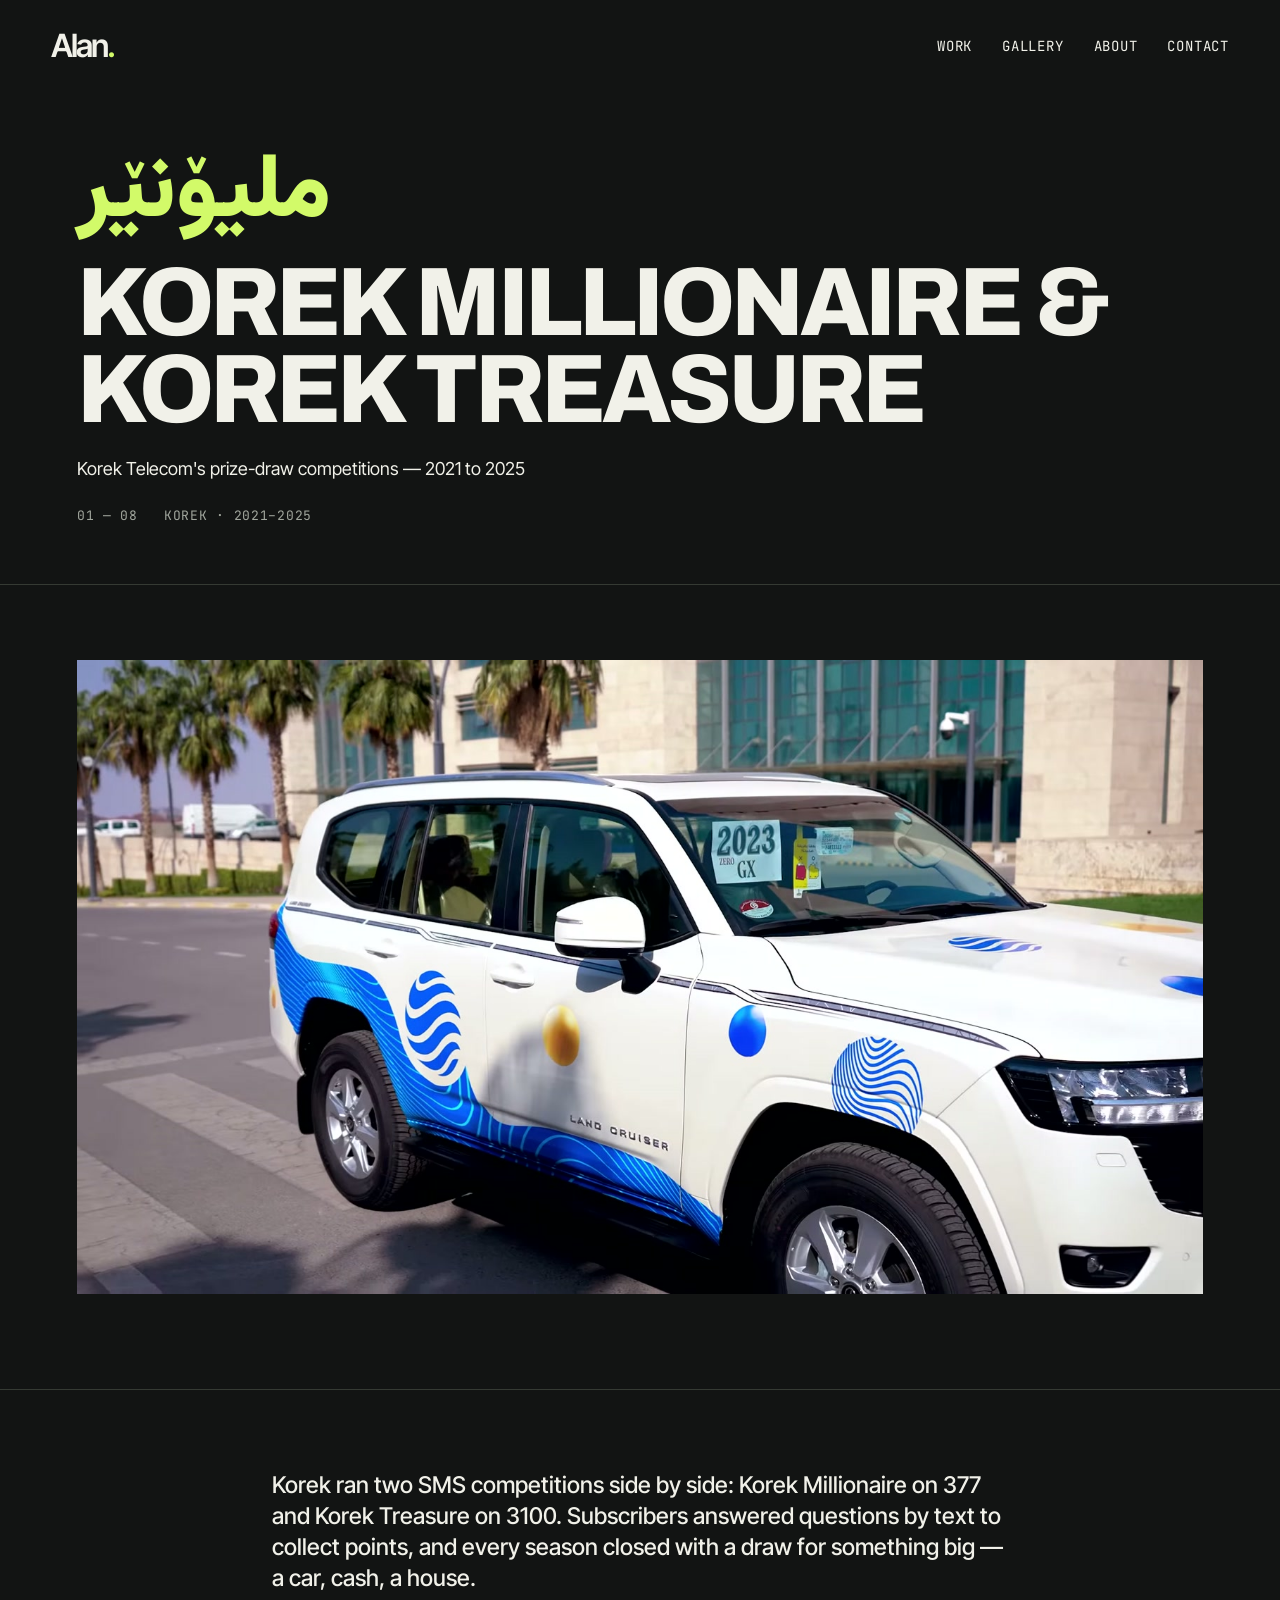
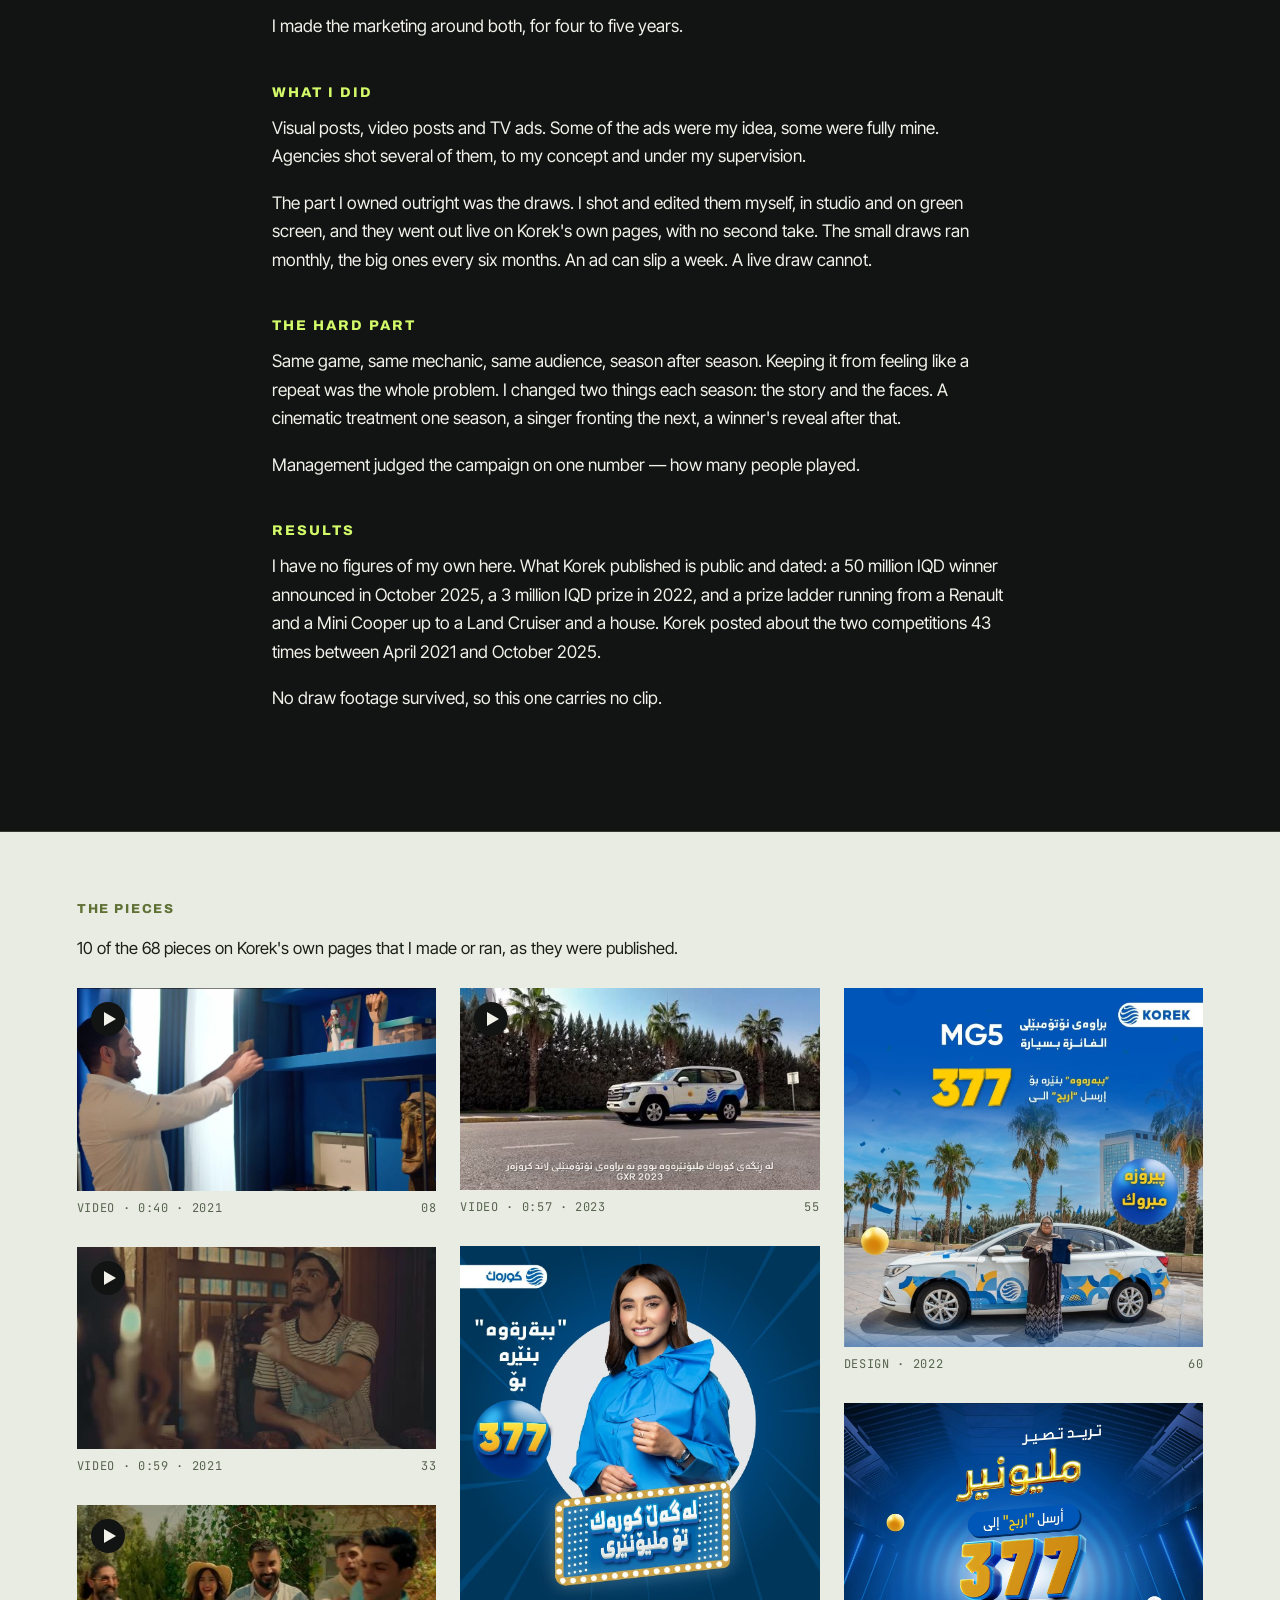
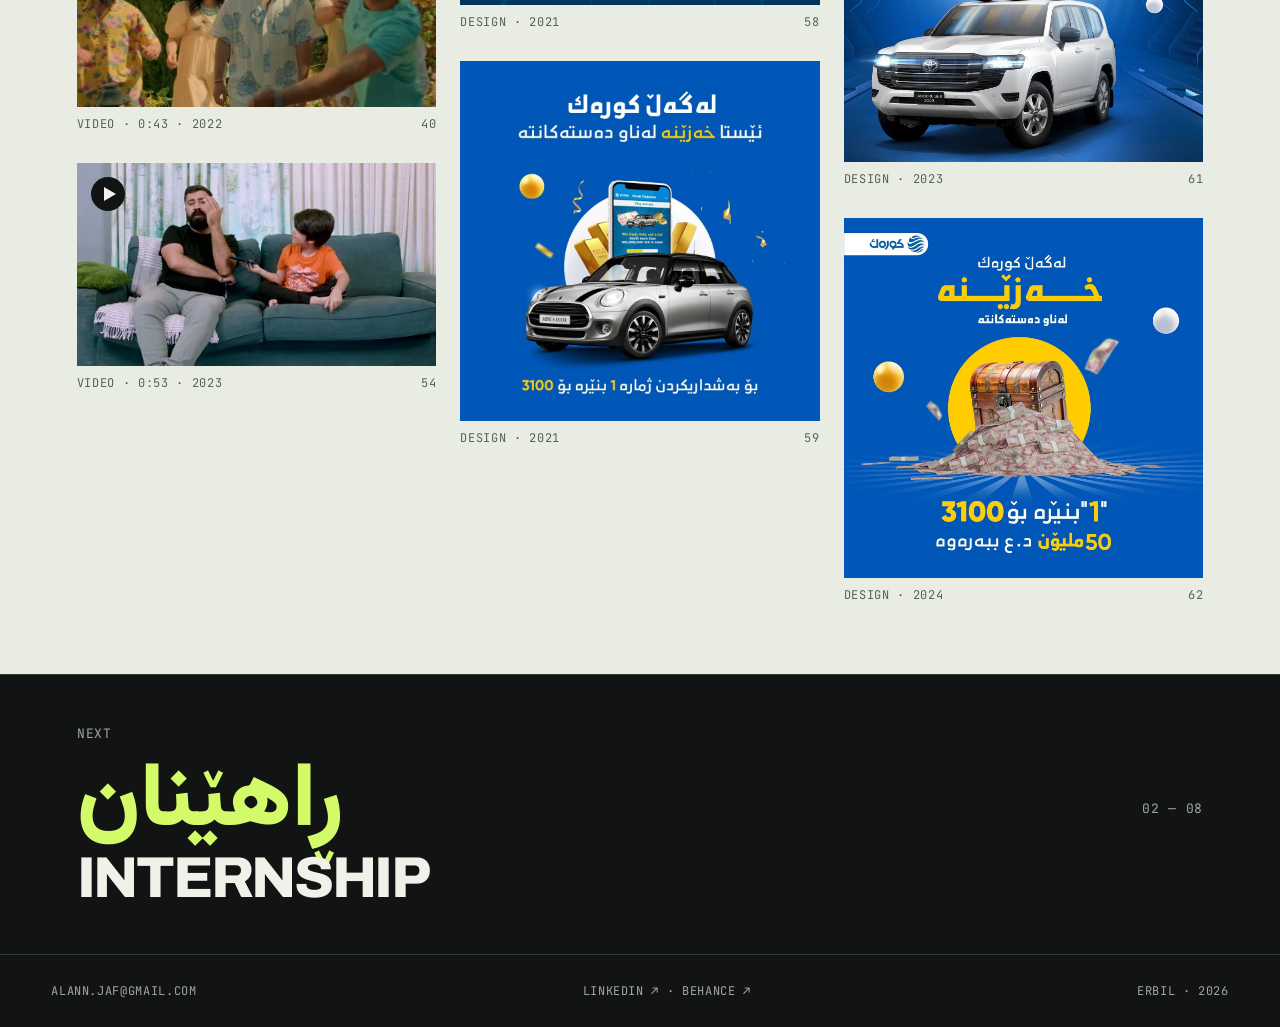
<file: work/korek-millionaire/index.html>
<!DOCTYPE html><html lang="en"><head><meta charset="UTF-8"><meta name="viewport" content="width=device-width,initial-scale=1">
<title>Korek Millionaire &amp; Korek Treasure — Alan Ahmed Hassan</title><meta name="description" content="Four years of prize-draw marketing, and the live draws shot, cut and broadcast myself.">
<link rel="preconnect" href="https://fonts.googleapis.com"><link href="https://fonts.googleapis.com/css2?family=Archivo:wdth,wght@62..125,800&family=Vazirmatn:wght@900&family=Inter+Tight:wght@400;500;600&family=JetBrains+Mono:wght@400;500&display=swap" rel="stylesheet">
<link rel="stylesheet" href="../../assets/site.css"></head><body>
<a class="skip" href="#main">Skip to content</a><nav aria-label="Main navigation" class="nav mono"><a href="../../"><span class="nf">Alan<span class="brand-dot">.</span></span><span class="ns">A.</span></a><div class="r"><a href="../../#work" class="on">Work</a><a href="../../gallery/" class="">Gallery</a><a href="../../about/" class="">About</a><a href="mailto:alann.jaf@gmail.com">Contact</a></div></nav>

<main id="main" class="casewrap"><header class="case"><div class="k">ملیۆنێر</div><h1 class="e">Korek Millionaire &amp; Korek Treasure</h1><p class="sub">Korek Telecom&#x27;s prize-draw competitions — 2021 to 2025</p><div class="meta mono"><span>01 — 08</span><span>Korek · 2021–2025</span></div></header>
<section class="casehero"><div class="spec"><div class="frame"></div><div class="l h" style="top:0"></div><div class="l h" style="bottom:0"></div><div class="l v" style="left:0"></div><div class="l v" style="right:0"></div><span class="lab">16:9 · live · monthly</span><img src="../../assets/img/millionaire.jpg" alt="Millionaire"><div class="stage"><span class="on">Specify</span><span>Design</span><span>Ship</span></div></div></section>
<article class="copy"><p class="lede">Korek ran two SMS competitions side by side: Korek Millionaire on 377 and Korek Treasure on 3100. Subscribers answered questions by text to collect points, and every season closed with a draw for something big — a car, cash, a house.</p><p>I made the marketing around both, for four to five years.</p><h2>What I did</h2><p>Visual posts, video posts and TV ads. Some of the ads were my idea, some were fully mine. Agencies shot several of them, to my concept and under my supervision.</p><p>The part I owned outright was the draws. I shot and edited them myself, in studio and on green screen, and they went out live on Korek&#x27;s own pages, with no second take. The small draws ran monthly, the big ones every six months. An ad can slip a week. A live draw cannot.</p><h2>The hard part</h2><p>Same game, same mechanic, same audience, season after season. Keeping it from feeling like a repeat was the whole problem. I changed two things each season: the story and the faces. A cinematic treatment one season, a singer fronting the next, a winner&#x27;s reveal after that.</p><p>Management judged the campaign on one number — how many people played.</p><h2>Results</h2><p>I have no figures of my own here. What Korek published is public and dated: a 50 million IQD winner announced in October 2025, a 3 million IQD prize in 2022, and a prize ladder running from a Renault and a Mini Cooper up to a Land Cruiser and a house. Korek posted about the two competitions 43 times between April 2021 and October 2025.</p><p>No draw footage survived, so this one carries no clip.</p></article>
<section class="pieces"><h2>The pieces</h2><p class="lead">10 of the 68 pieces on Korek's own pages that I made or ran, as they were published.</p><div class="grid"><figure data-cap="Video · 0:40 · 2021" data-video="https://alannjaf.github.io/assets/gallery/08.mp4"><img loading="lazy" src="../../assets/gallery/08.jpg" width="960" height="543" alt=""><span class="play" aria-hidden="true"></span><figcaption class="mono"><span>Video · 0:40 · 2021</span><span>08</span></figcaption></figure><figure data-cap="Video · 0:59 · 2021" data-video="https://alannjaf.github.io/assets/gallery/33.mp4"><img loading="lazy" src="../../assets/gallery/33.jpg" width="480" height="270" alt=""><span class="play" aria-hidden="true"></span><figcaption class="mono"><span>Video · 0:59 · 2021</span><span>33</span></figcaption></figure><figure data-cap="Video · 0:43 · 2022" data-video="https://alannjaf.github.io/assets/gallery/40.mp4"><img loading="lazy" src="../../assets/gallery/40.jpg" width="480" height="270" alt=""><span class="play" aria-hidden="true"></span><figcaption class="mono"><span>Video · 0:43 · 2022</span><span>40</span></figcaption></figure><figure data-cap="Video · 0:53 · 2023" data-video="https://alannjaf.github.io/assets/gallery/54.mp4"><img loading="lazy" src="../../assets/gallery/54.jpg" width="480" height="270" alt=""><span class="play" aria-hidden="true"></span><figcaption class="mono"><span>Video · 0:53 · 2023</span><span>54</span></figcaption></figure><figure data-cap="Video · 0:57 · 2023" data-video="https://alannjaf.github.io/assets/gallery/55.mp4"><img loading="lazy" src="../../assets/gallery/55.jpg" width="480" height="270" alt=""><span class="play" aria-hidden="true"></span><figcaption class="mono"><span>Video · 0:57 · 2023</span><span>55</span></figcaption></figure><figure data-cap="Design · 2021"><img loading="lazy" src="../../assets/gallery/58.jpg" width="1081" height="1081" alt=""><figcaption class="mono"><span>Design · 2021</span><span>58</span></figcaption></figure><figure data-cap="Design · 2021"><img loading="lazy" src="../../assets/gallery/59.jpg" width="1080" height="1080" alt=""><figcaption class="mono"><span>Design · 2021</span><span>59</span></figcaption></figure><figure data-cap="Design · 2022"><img loading="lazy" src="../../assets/gallery/60.jpg" width="1081" height="1080" alt=""><figcaption class="mono"><span>Design · 2022</span><span>60</span></figcaption></figure><figure data-cap="Design · 2023"><img loading="lazy" src="../../assets/gallery/61.jpg" width="1400" height="1400" alt=""><figcaption class="mono"><span>Design · 2023</span><span>61</span></figcaption></figure><figure data-cap="Design · 2024"><img loading="lazy" src="../../assets/gallery/62.jpg" width="1400" height="1400" alt=""><figcaption class="mono"><span>Design · 2024</span><span>62</span></figcaption></figure></div></section>
<a class="next" href="../internship-programme/"><div><span class="mono">Next</span><div class="k">ڕاهێنان</div><div class="e">Internship</div></div><span class="mono">02 — 08</span></a></main>
<div class="lb" id="lb"><img alt=""><video controls playsinline preload="metadata"></video><span class="mono" id="lbcap"></span></div><footer class="foot mono"><a href="mailto:alann.jaf@gmail.com">alann.jaf@gmail.com</a><span><a href="https://linkedin.com/in/alanjaff">LinkedIn ↗</a> · <a href="https://behance.net/alannjaf">Behance ↗</a></span><span>Erbil · 2026</span></footer>
<script src="../../assets/site.js"></script></body></html>
</file>
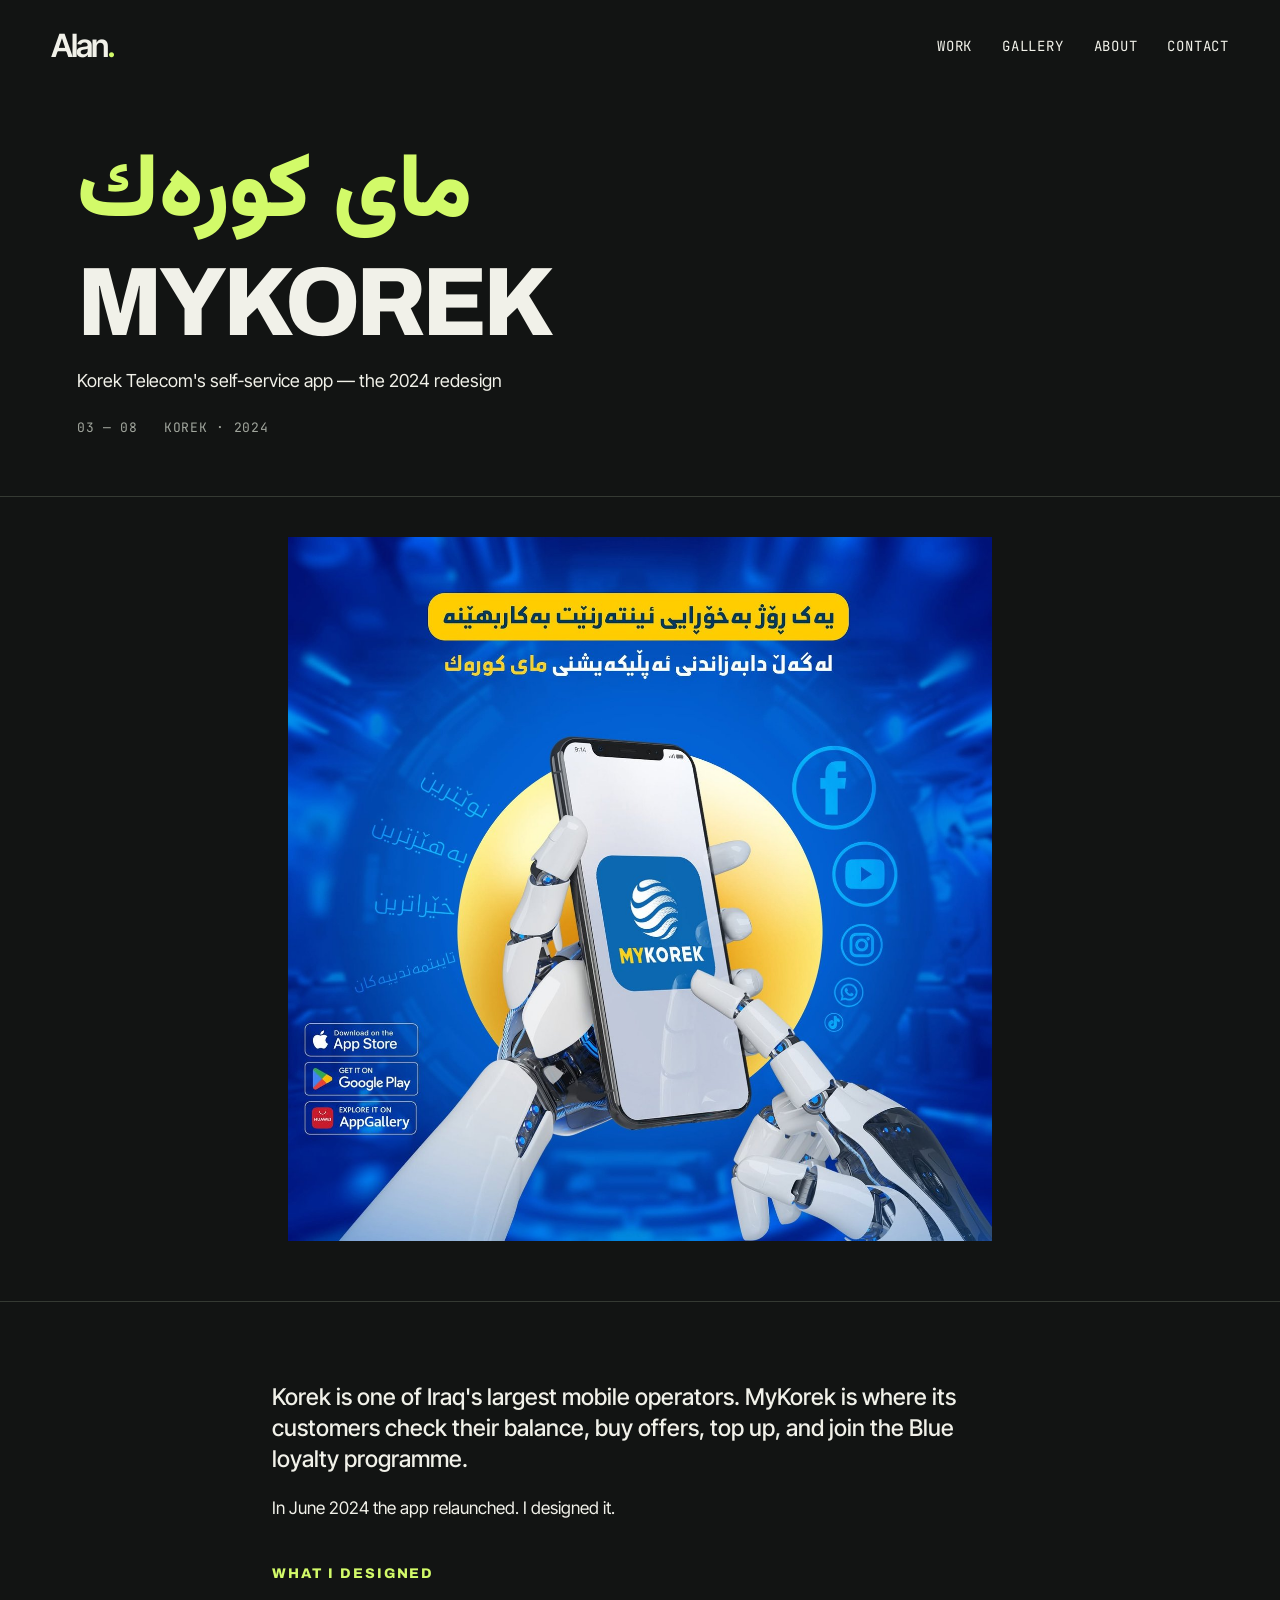
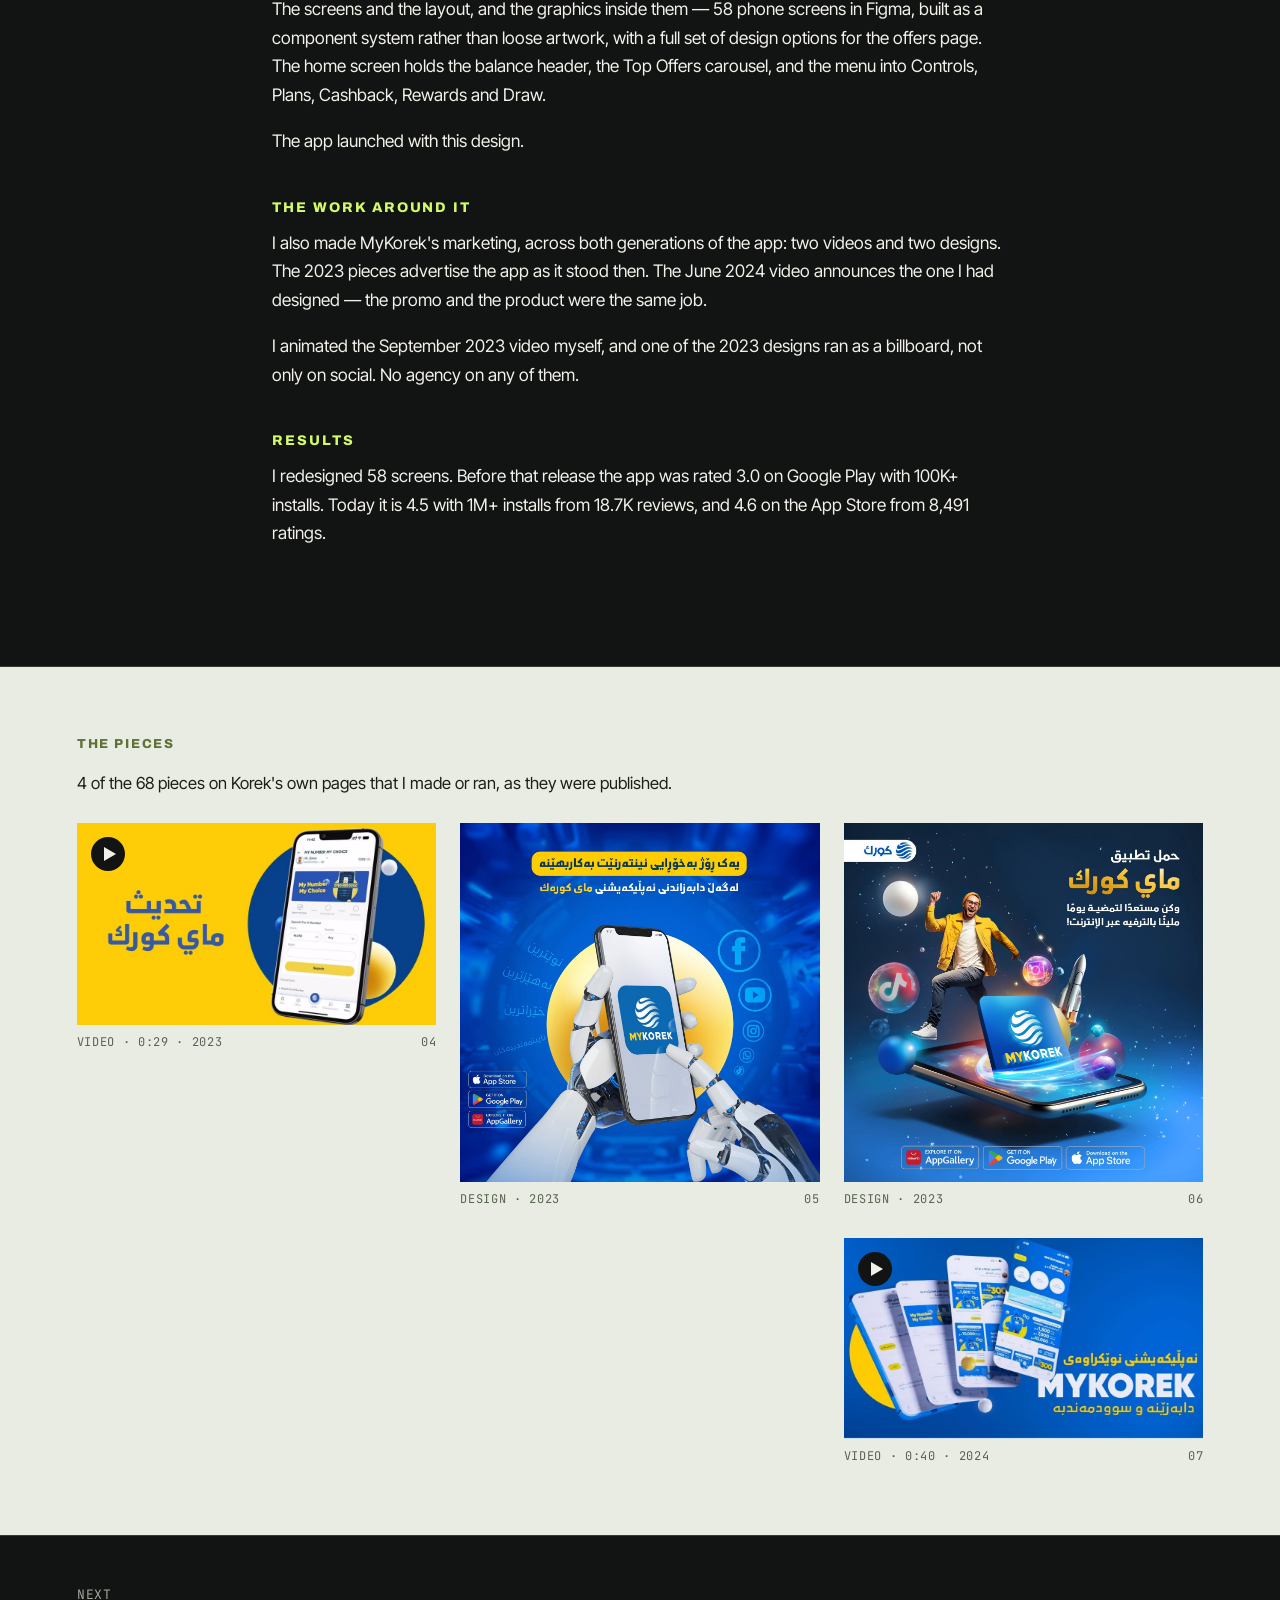
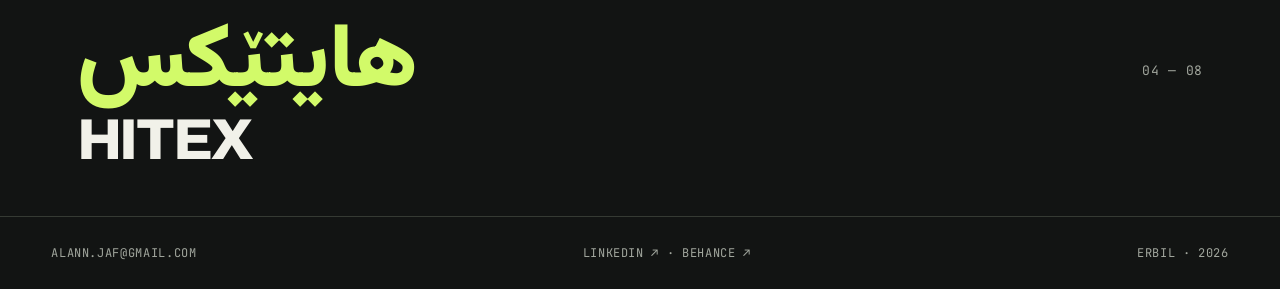
<file: work/mykorek/index.html>
<!DOCTYPE html><html lang="en"><head><meta charset="UTF-8"><meta name="viewport" content="width=device-width,initial-scale=1">
<title>MyKorek — Alan Ahmed Hassan</title><meta name="description" content="58 screens. The app launched with the design. 3.0 stars before, 4.5 today.">
<link rel="preconnect" href="https://fonts.googleapis.com"><link href="https://fonts.googleapis.com/css2?family=Archivo:wdth,wght@62..125,800&family=Vazirmatn:wght@900&family=Inter+Tight:wght@400;500;600&family=JetBrains+Mono:wght@400;500&display=swap" rel="stylesheet">
<link rel="stylesheet" href="../../assets/site.css"></head><body>
<a class="skip" href="#main">Skip to content</a><nav aria-label="Main navigation" class="nav mono"><a href="../../"><span class="nf">Alan<span class="brand-dot">.</span></span><span class="ns">A.</span></a><div class="r"><a href="../../#work" class="on">Work</a><a href="../../gallery/" class="">Gallery</a><a href="../../about/" class="">About</a><a href="mailto:alann.jaf@gmail.com">Contact</a></div></nav>

<main id="main" class="casewrap"><header class="case"><div class="k">مای کورەك</div><h1 class="e">MyKorek</h1><p class="sub">Korek Telecom&#x27;s self-service app — the 2024 redesign</p><div class="meta mono"><span>03 — 08</span><span>Korek · 2024</span></div></header>
<section class="casehero"><div class="spec"><div class="frame"></div><div class="l h" style="top:0"></div><div class="l h" style="bottom:0"></div><div class="l v" style="left:0"></div><div class="l v" style="right:0"></div><span class="lab">430 × 932 · 58 screens</span><img src="../../assets/img/mykorek_ad.jpg" alt="MyKorek"><div class="stage"><span class="on">Specify</span><span>Design</span><span>Ship</span></div></div></section>
<article class="copy"><p class="lede">Korek is one of Iraq&#x27;s largest mobile operators. MyKorek is where its customers check their balance, buy offers, top up, and join the Blue loyalty programme.</p><p>In June 2024 the app relaunched. I designed it.</p><h2>What I designed</h2><p>The screens and the layout, and the graphics inside them — 58 phone screens in Figma, built as a component system rather than loose artwork, with a full set of design options for the offers page. The home screen holds the balance header, the Top Offers carousel, and the menu into Controls, Plans, Cashback, Rewards and Draw.</p><p>The app launched with this design.</p><h2>The work around it</h2><p>I also made MyKorek&#x27;s marketing, across both generations of the app: two videos and two designs. The 2023 pieces advertise the app as it stood then. The June 2024 video announces the one I had designed — the promo and the product were the same job.</p><p>I animated the September 2023 video myself, and one of the 2023 designs ran as a billboard, not only on social. No agency on any of them.</p><h2>Results</h2><p>I redesigned 58 screens. Before that release the app was rated 3.0 on Google Play with 100K+ installs. Today it is 4.5 with 1M+ installs from 18.7K reviews, and 4.6 on the App Store from 8,491 ratings.</p></article>
<section class="pieces"><h2>The pieces</h2><p class="lead">4 of the 68 pieces on Korek's own pages that I made or ran, as they were published.</p><div class="grid"><figure data-cap="Video · 0:29 · 2023" data-video="https://alannjaf.github.io/assets/gallery/04.mp4"><img loading="lazy" src="../../assets/gallery/04.jpg" width="960" height="540" alt=""><span class="play" aria-hidden="true"></span><figcaption class="mono"><span>Video · 0:29 · 2023</span><span>04</span></figcaption></figure><figure data-cap="Design · 2023"><img loading="lazy" src="../../assets/gallery/05.jpg" width="1400" height="1400" alt=""><figcaption class="mono"><span>Design · 2023</span><span>05</span></figcaption></figure><figure data-cap="Design · 2023"><img loading="lazy" src="../../assets/gallery/06.jpg" width="1400" height="1400" alt=""><figcaption class="mono"><span>Design · 2023</span><span>06</span></figcaption></figure><figure data-cap="Video · 0:40 · 2024" data-video="https://alannjaf.github.io/assets/gallery/07.mp4"><img loading="lazy" src="../../assets/gallery/07.jpg" width="960" height="538" alt=""><span class="play" aria-hidden="true"></span><figcaption class="mono"><span>Video · 0:40 · 2024</span><span>07</span></figcaption></figure></div></section>
<a class="next" href="../hitex-booth/"><div><span class="mono">Next</span><div class="k">هایتێکس</div><div class="e">Hitex</div></div><span class="mono">04 — 08</span></a></main>
<div class="lb" id="lb"><img alt=""><video controls playsinline preload="metadata"></video><span class="mono" id="lbcap"></span></div><footer class="foot mono"><a href="mailto:alann.jaf@gmail.com">alann.jaf@gmail.com</a><span><a href="https://linkedin.com/in/alanjaff">LinkedIn ↗</a> · <a href="https://behance.net/alannjaf">Behance ↗</a></span><span>Erbil · 2026</span></footer>
<script src="../../assets/site.js"></script></body></html>
</file>
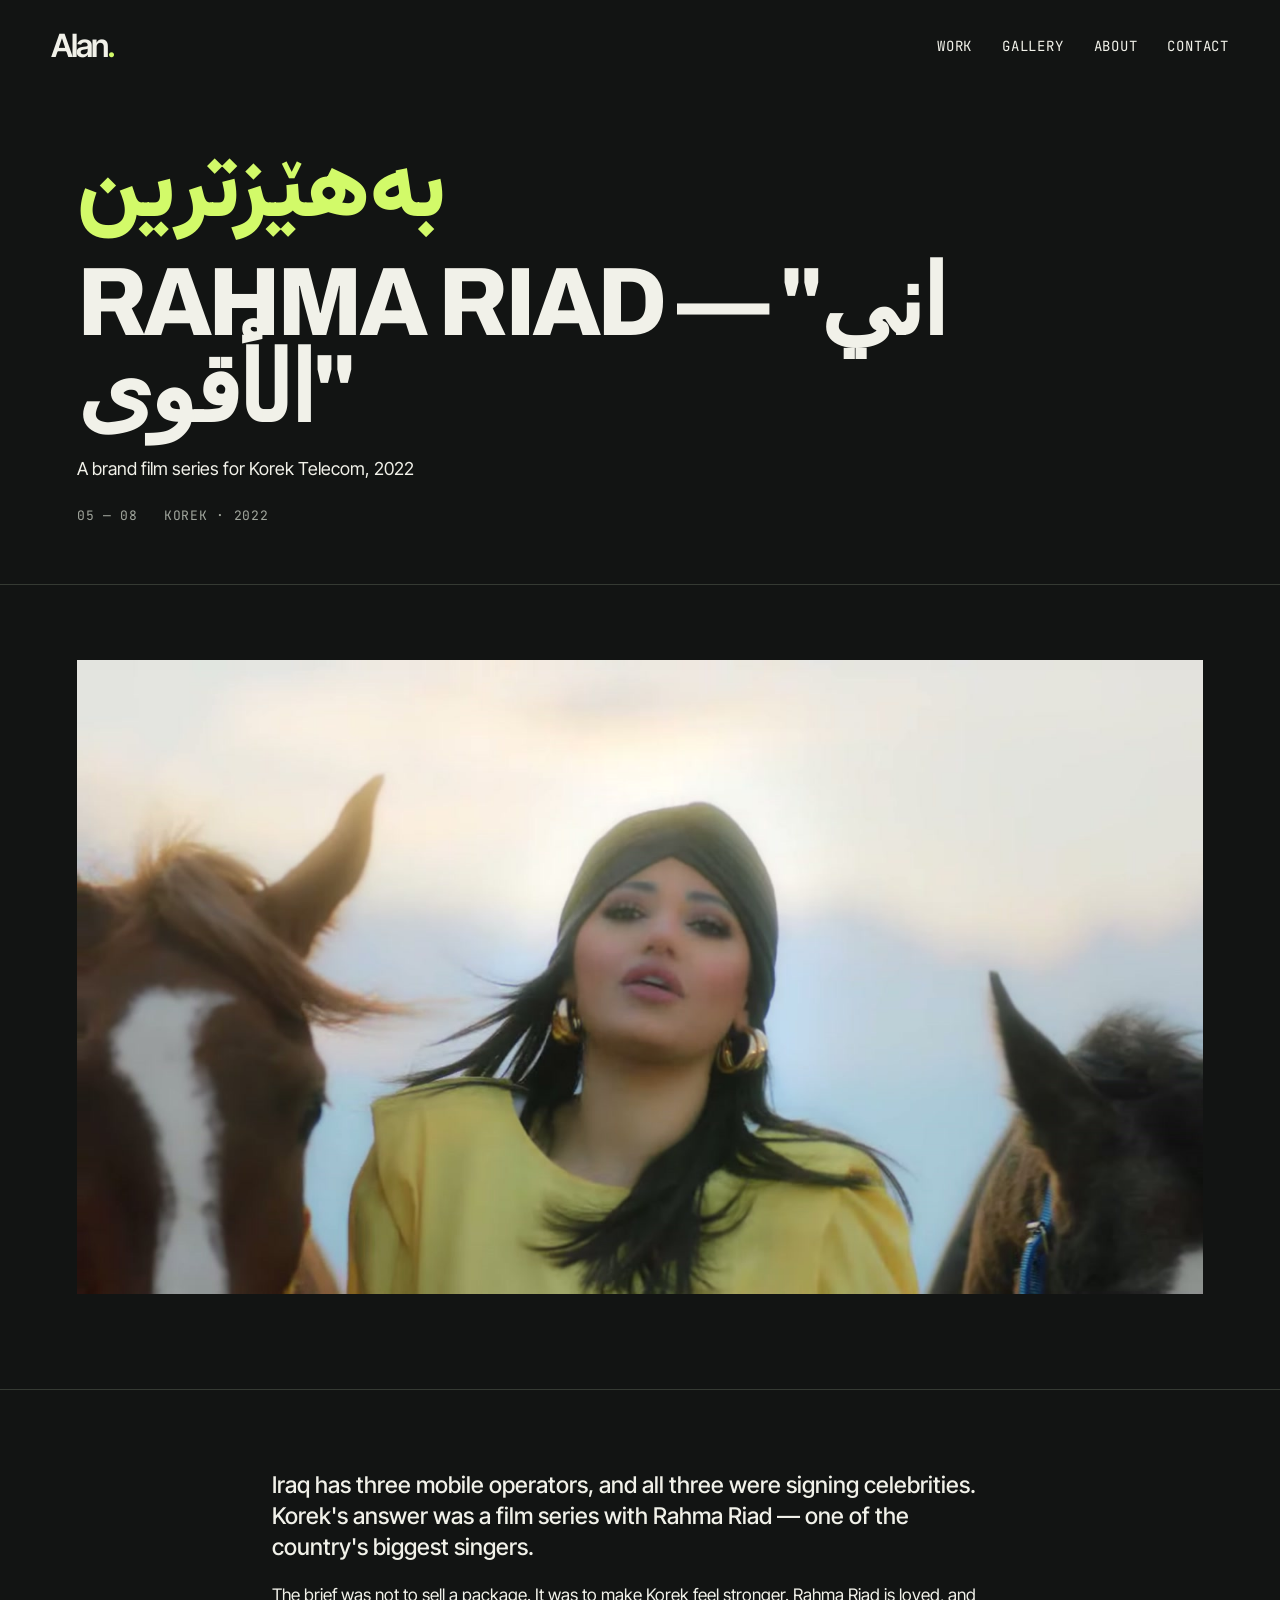
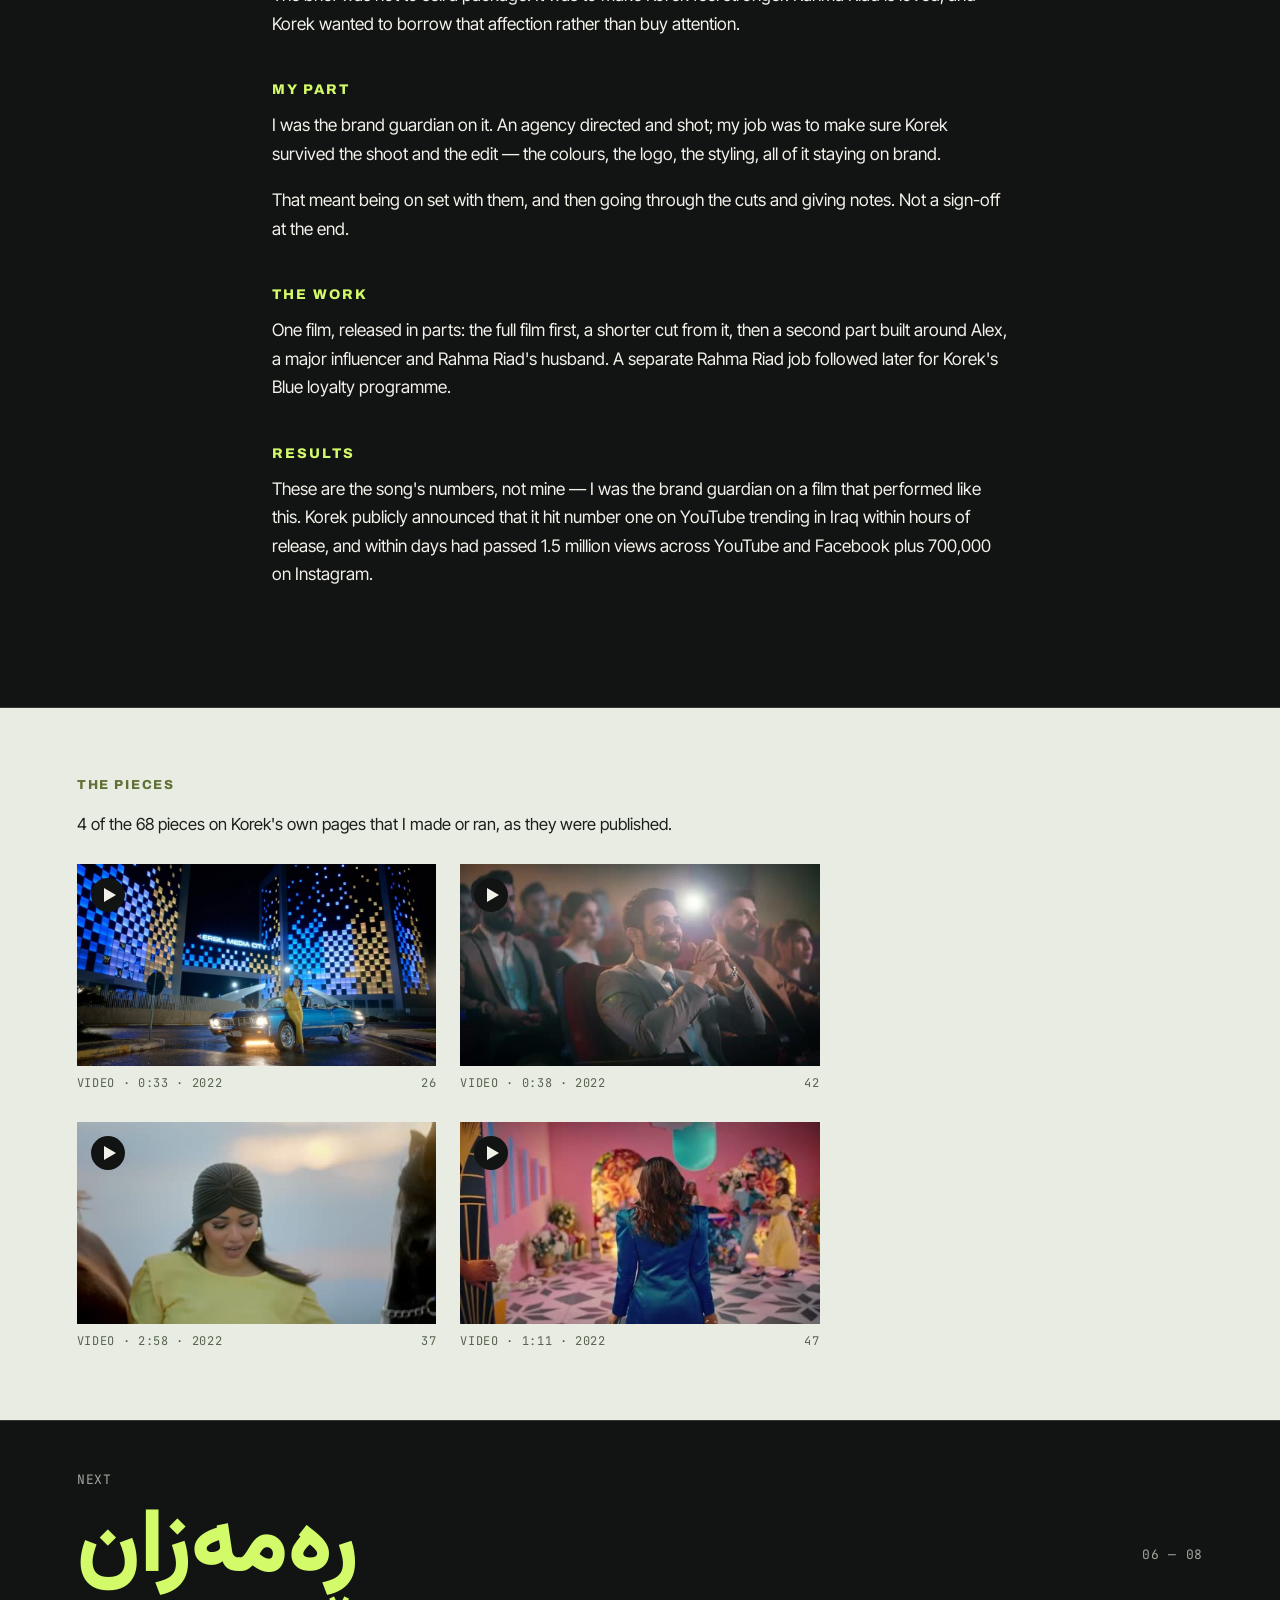
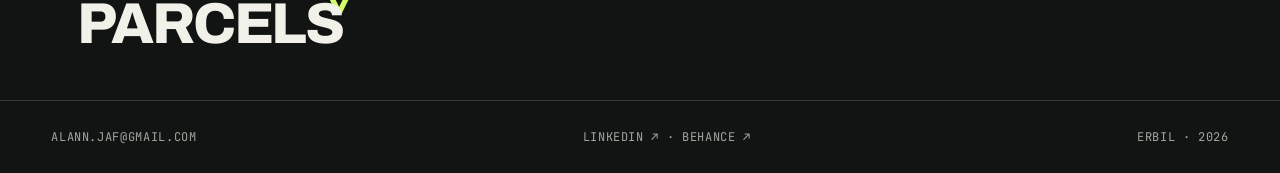
<file: work/rahma-riad/index.html>
<!DOCTYPE html><html lang="en"><head><meta charset="UTF-8"><meta name="viewport" content="width=device-width,initial-scale=1">
<title>Rahma Riad — &quot;اني الأقوى&quot; — Alan Ahmed Hassan</title><meta name="description" content="Brand guardian on a film series that hit number one on YouTube trending in Iraq.">
<link rel="preconnect" href="https://fonts.googleapis.com"><link href="https://fonts.googleapis.com/css2?family=Archivo:wdth,wght@62..125,800&family=Vazirmatn:wght@900&family=Inter+Tight:wght@400;500;600&family=JetBrains+Mono:wght@400;500&display=swap" rel="stylesheet">
<link rel="stylesheet" href="../../assets/site.css"></head><body>
<a class="skip" href="#main">Skip to content</a><nav aria-label="Main navigation" class="nav mono"><a href="../../"><span class="nf">Alan<span class="brand-dot">.</span></span><span class="ns">A.</span></a><div class="r"><a href="../../#work" class="on">Work</a><a href="../../gallery/" class="">Gallery</a><a href="../../about/" class="">About</a><a href="mailto:alann.jaf@gmail.com">Contact</a></div></nav>

<main id="main" class="casewrap"><header class="case"><div class="k">بەهێزترین</div><h1 class="e">Rahma Riad — &quot;اني الأقوى&quot;</h1><p class="sub">A brand film series for Korek Telecom, 2022</p><div class="meta mono"><span>05 — 08</span><span>Korek · 2022</span></div></header>
<section class="casehero"><div class="spec"><div class="frame"></div><div class="l h" style="top:0"></div><div class="l h" style="bottom:0"></div><div class="l v" style="left:0"></div><div class="l v" style="right:0"></div><span class="lab">film · 3 parts</span><img src="../../assets/img/rahma.jpg" alt="Rahma Riad"><div class="stage"><span class="on">Specify</span><span>Design</span><span>Ship</span></div></div></section>
<article class="copy"><p class="lede">Iraq has three mobile operators, and all three were signing celebrities. Korek&#x27;s answer was a film series with Rahma Riad — one of the country&#x27;s biggest singers.</p><p>The brief was not to sell a package. It was to make Korek feel stronger. Rahma Riad is loved, and Korek wanted to borrow that affection rather than buy attention.</p><h2>My part</h2><p>I was the brand guardian on it. An agency directed and shot; my job was to make sure Korek survived the shoot and the edit — the colours, the logo, the styling, all of it staying on brand.</p><p>That meant being on set with them, and then going through the cuts and giving notes. Not a sign-off at the end.</p><h2>The work</h2><p>One film, released in parts: the full film first, a shorter cut from it, then a second part built around Alex, a major influencer and Rahma Riad&#x27;s husband. A separate Rahma Riad job followed later for Korek&#x27;s Blue loyalty programme.</p><h2>Results</h2><p>These are the song&#x27;s numbers, not mine — I was the brand guardian on a film that performed like this. Korek publicly announced that it hit number one on YouTube trending in Iraq within hours of release, and within days had passed 1.5 million views across YouTube and Facebook plus 700,000 on Instagram.</p></article>
<section class="pieces"><h2>The pieces</h2><p class="lead">4 of the 68 pieces on Korek's own pages that I made or ran, as they were published.</p><div class="grid"><figure data-cap="Video · 0:33 · 2022" data-video="https://alannjaf.github.io/assets/gallery/26.mp4"><img loading="lazy" src="../../assets/gallery/26.jpg" width="960" height="540" alt=""><span class="play" aria-hidden="true"></span><figcaption class="mono"><span>Video · 0:33 · 2022</span><span>26</span></figcaption></figure><figure data-cap="Video · 2:58 · 2022" data-video="https://alannjaf.github.io/assets/gallery/37.mp4"><img loading="lazy" src="../../assets/gallery/37.jpg" width="480" height="270" alt=""><span class="play" aria-hidden="true"></span><figcaption class="mono"><span>Video · 2:58 · 2022</span><span>37</span></figcaption></figure><figure data-cap="Video · 0:38 · 2022" data-video="https://alannjaf.github.io/assets/gallery/42.mp4"><img loading="lazy" src="../../assets/gallery/42.jpg" width="480" height="270" alt=""><span class="play" aria-hidden="true"></span><figcaption class="mono"><span>Video · 0:38 · 2022</span><span>42</span></figcaption></figure><figure data-cap="Video · 1:11 · 2022" data-video="https://alannjaf.github.io/assets/gallery/47.mp4"><img loading="lazy" src="../../assets/gallery/47.jpg" width="480" height="270" alt=""><span class="play" aria-hidden="true"></span><figcaption class="mono"><span>Video · 1:11 · 2022</span><span>47</span></figcaption></figure></div></section>
<a class="next" href="../csr-food-parcels/"><div><span class="mono">Next</span><div class="k">ڕەمەزان</div><div class="e">Parcels</div></div><span class="mono">06 — 08</span></a></main>
<div class="lb" id="lb"><img alt=""><video controls playsinline preload="metadata"></video><span class="mono" id="lbcap"></span></div><footer class="foot mono"><a href="mailto:alann.jaf@gmail.com">alann.jaf@gmail.com</a><span><a href="https://linkedin.com/in/alanjaff">LinkedIn ↗</a> · <a href="https://behance.net/alannjaf">Behance ↗</a></span><span>Erbil · 2026</span></footer>
<script src="../../assets/site.js"></script></body></html>
</file>
<file: assets/site.css>
*{box-sizing:border-box;margin:0;padding:0}
:root{--ink:#111;--paper:#f3f2ef;--mute:#8a8a86;--line:#111;--c:#e34a1e}
html,body{background:var(--paper);color:var(--ink);font-family:'Inter Tight',sans-serif;overflow-x:hidden}
a{color:inherit;text-decoration:none}
.mono{font-family:'JetBrains Mono',monospace;font-size:11px;letter-spacing:.06em;text-transform:uppercase;color:var(--mute)}
.nav{position:fixed;inset:0 0 auto 0;z-index:30;display:flex;justify-content:space-between;padding:22px 32px;mix-blend-mode:multiply}
.nav .r{display:flex;gap:28px}.nav a.on{color:var(--ink)}.nav .ns{display:none}
.foot{display:flex;justify-content:space-between;padding:28px 32px;border-top:1px solid var(--line);gap:20px;flex-wrap:wrap}
/* hero */
.hero{position:relative;height:100svh;display:grid;place-items:center;overflow:hidden}
.nm{position:absolute;left:50%;top:50%;transform:translate(-50%,-50%);white-space:nowrap;line-height:1}
.ku{font-family:'Vazirmatn',sans-serif;font-weight:900;font-size:min(9.2vw,132px);direction:rtl}
.en{font-family:'Archivo',sans-serif;font-weight:800;font-size:min(6.9vw,104px);text-transform:uppercase;letter-spacing:-.04em;font-variation-settings:'wdth' 62;opacity:0}
.hero .hf{position:absolute;left:32px;right:32px;bottom:28px;display:flex;justify-content:space-between;align-items:flex-end;gap:20px}
.hero .tag{font-size:clamp(15px,1.3vw,19px);line-height:1.4;max-width:520px}
.hero .dot{position:absolute;width:12px;height:12px;border-radius:50%;background:var(--c);left:50%;top:calc(50% + min(7.5vw,100px));transform:translateX(-50%)}
/* verbs */
.verbs{min-height:100svh;display:grid;grid-template-columns:repeat(3,1fr);border-top:1px solid var(--line);border-bottom:1px solid var(--line)}
.verbs div{padding:40px 32px;border-right:1px solid var(--line);display:flex;flex-direction:column;justify-content:space-between;min-height:60vh}
.verbs div:last-child{border-right:0}
.verbs h2{font-family:'Archivo',sans-serif;font-weight:800;font-size:min(5.6vw,78px);letter-spacing:-.04em;text-transform:uppercase;line-height:.9;font-variation-settings:'wdth' 100}
.verbs h2 small{display:block;font-family:'Vazirmatn',sans-serif;font-weight:900;font-size:.42em;direction:rtl;text-align:left;margin-top:14px;color:var(--c)}
.verbs p{font-size:clamp(15px,1.2vw,18px);line-height:1.45;max-width:380px;margin-top:30px}
/* work */
.work{position:relative}.work .pin{height:100svh;overflow:hidden;position:relative}
.track{display:flex;height:100svh;will-change:transform}
.panel{flex:0 0 100vw;height:100svh;position:relative;border-right:1px solid var(--line);padding:0 32px;display:grid;grid-template-columns:1fr 1fr;align-items:center;gap:32px}
.word{position:relative;z-index:2}
.word .k{font-family:'Vazirmatn',sans-serif;font-weight:900;font-size:min(11vw,150px);direction:rtl;text-align:left;line-height:1.1}
.word .e{font-family:'Archivo',sans-serif;font-weight:800;font-size:min(6.8vw,92px);text-transform:uppercase;letter-spacing:-.04em;line-height:.9;font-variation-settings:'wdth' 100;margin-top:6px}
.word .meta{margin-top:26px;display:flex;gap:26px;align-items:baseline}.word .meta .n{font-family:'Archivo',sans-serif;font-weight:800;font-size:13px;letter-spacing:.1em}
.word .sum{margin-top:18px;font-size:clamp(15px,1.25vw,19px);line-height:1.45;max-width:440px}
.word .open{display:inline-block;margin-top:22px;border-bottom:1.5px solid var(--ink);padding-bottom:3px;font-size:14px;font-weight:600}
.spec{position:relative;width:min(40vw,560px);aspect-ratio:4/3;justify-self:end}
.spec .frame{position:absolute;inset:0;border:1px solid var(--ink)}
.spec .l{position:absolute;background:var(--ink)}.spec .l.h{height:1px;left:-40px;right:-40px}.spec .l.v{width:1px;top:-40px;bottom:-40px}
.spec .lab{position:absolute;font-family:'JetBrains Mono',monospace;font-size:10px;color:var(--c);background:var(--paper);padding:2px 4px;left:8px;top:-22px}
.spec img,.spec .ph{position:absolute;inset:0;width:100%;height:100%;object-fit:cover;clip-path:inset(0 100% 0 0);display:block}
.spec .ph{background:var(--ink);color:var(--paper);display:grid;place-items:center;font-family:'Archivo',sans-serif;font-weight:800;font-size:56px;text-transform:uppercase;letter-spacing:-.03em}
.spec .stage{position:absolute;left:0;bottom:-34px;display:flex;gap:18px}.spec .stage span{font-family:'JetBrains Mono',monospace;font-size:10px;letter-spacing:.08em;text-transform:uppercase;color:var(--mute)}.spec .stage span.on{color:var(--ink)}
.work .count{position:absolute;top:22px;left:50%;transform:translateX(-50%);z-index:3}.work .hint{position:absolute;right:32px;bottom:28px;z-index:3}
/* case page */
.case{padding:120px 32px 60px;border-bottom:1px solid var(--line)}
.case .k{font-family:'Vazirmatn',sans-serif;font-weight:900;font-size:min(12vw,170px);direction:rtl;text-align:left;line-height:1.1}
.case h1{font-family:'Archivo',sans-serif;font-weight:800;font-size:min(8vw,110px);text-transform:uppercase;letter-spacing:-.04em;line-height:.9;font-variation-settings:'wdth' 62}
.case .sub{margin-top:22px;font-size:clamp(16px,1.4vw,21px);max-width:640px;line-height:1.4}
.case .meta{margin-top:26px;display:flex;gap:26px}
.casehero{padding:60px 32px;display:grid;place-items:center;border-bottom:1px solid var(--line)}
.casehero .spec{width:min(70vw,900px);justify-self:center}
.copy{max-width:680px;margin:0 auto;padding:80px 32px 100px}
.copy h2{font-family:'Archivo',sans-serif;font-weight:800;font-size:13px;letter-spacing:.14em;text-transform:uppercase;margin:44px 0 14px;color:var(--c)}
.copy h2:first-child{margin-top:0}
.copy p{font-size:clamp(17px,1.35vw,21px);line-height:1.5;margin:0 0 18px}
.copy p.lede{font-size:clamp(20px,1.8vw,28px);line-height:1.35;font-weight:500}
.next{display:grid;grid-template-columns:1fr auto;align-items:center;padding:60px 32px;border-top:1px solid var(--line);gap:20px}
.next .k{font-family:'Vazirmatn',sans-serif;font-weight:900;font-size:min(7vw,90px);direction:rtl;text-align:left;line-height:1.1}
.next .e{font-family:'Archivo',sans-serif;font-weight:800;font-size:min(4.5vw,60px);text-transform:uppercase;letter-spacing:-.04em;line-height:.9}
.next .mono{margin-bottom:12px;display:block}
/* about */
.about{padding:140px 32px 80px;display:grid;grid-template-columns:1.1fr .9fr;gap:60px;align-items:start;min-height:100svh}
.about h1{font-family:'Archivo',sans-serif;font-weight:800;font-size:min(7vw,92px);letter-spacing:-.04em;text-transform:uppercase;line-height:.9}
.about h1 em{font-style:normal;color:var(--c)}
.about p{font-size:clamp(16px,1.35vw,21px);line-height:1.45;max-width:560px;margin-top:28px}
.about .cv{border-top:1px solid var(--line)}.about .cv div{display:grid;grid-template-columns:120px 1fr;padding:16px 0;border-bottom:1px solid var(--line);font-size:15px;gap:14px}
.contact{min-height:70svh;display:grid;place-items:center;text-align:center;border-top:1px solid var(--line);padding:80px 32px}
.contact a.big{font-family:'Archivo',sans-serif;font-weight:800;font-size:min(8vw,110px);letter-spacing:-.04em;text-transform:uppercase;line-height:.9;font-variation-settings:'wdth' 100;word-break:break-all}
.contact .k{font-family:'Vazirmatn',sans-serif;font-weight:900;font-size:min(3vw,36px);direction:rtl;margin-bottom:20px;color:var(--c)}
/* gallery */
.pieces{padding:60px 32px;border-top:1px solid var(--line)}
.pieces h2,.gal h2{font-family:'Archivo',sans-serif;font-weight:800;font-size:13px;letter-spacing:.14em;text-transform:uppercase;color:var(--c);margin-bottom:22px}
.pieces .lead{font-size:clamp(16px,1.3vw,20px);max-width:640px;margin-bottom:30px}
.grid{columns:3;column-gap:20px}.grid figure{break-inside:avoid;margin:0 0 20px;cursor:zoom-in}
.grid img{width:100%;height:auto;display:block;background:#e6e4df}
.grid figcaption{display:flex;justify-content:space-between;margin-top:8px}
.grid figure{position:relative}.grid .play{position:absolute;left:14px;top:14px;width:34px;height:34px;border-radius:50%;background:var(--paper);pointer-events:none}.grid .play::after{content:'';position:absolute;left:13px;top:10px;border-left:12px solid var(--ink);border-top:7px solid transparent;border-bottom:7px solid transparent}
.lb video{max-width:100%;max-height:86vh;background:#000;display:none}.lb.vid img{display:none}.lb.vid video{display:block}
.gal{padding:120px 32px 40px}.gal .sec{padding:40px 0;border-top:1px solid var(--line)}
.gal .sec .head{display:flex;align-items:baseline;gap:24px;margin-bottom:26px}
.gal .sec .k{font-family:'Vazirmatn',sans-serif;font-weight:900;font-size:min(5vw,60px);direction:rtl;line-height:1.1}
.gal .sec .e{font-family:'Archivo',sans-serif;font-weight:800;font-size:min(3.4vw,40px);text-transform:uppercase;letter-spacing:-.04em}
.gal .intro{max-width:720px;margin-bottom:40px}.gal .intro h1{font-family:'Archivo',sans-serif;font-weight:800;font-size:min(8vw,110px);text-transform:uppercase;letter-spacing:-.04em;line-height:.9;font-variation-settings:'wdth' 100}
.gal .intro p{margin-top:22px;font-size:clamp(16px,1.4vw,21px);line-height:1.4}
.gal .sec a.more{display:inline-block;margin-top:6px;border-bottom:1.5px solid var(--ink);padding-bottom:3px;font-size:14px;font-weight:600}
.lb{position:fixed;inset:0;z-index:50;background:rgba(17,17,17,.96);display:none;align-items:center;justify-content:center;flex-direction:column;gap:14px;padding:24px;cursor:zoom-out}
.lb.on{display:flex}.lb img{max-width:100%;max-height:86vh;object-fit:contain}.lb span{color:#bbb}
/* mobile: vertical, no pin */
@media (max-width:900px){
 .nav{padding:16px 20px;background:var(--paper);border-bottom:1px solid var(--line);mix-blend-mode:normal}.nav .r{gap:14px}.nav .nf{display:none}.nav .ns{display:inline;color:var(--ink);font-weight:500}
 .nm{white-space:normal;width:88vw;text-align:center}
 .hero .hf{left:20px;right:20px;flex-direction:column;align-items:flex-start}
 .ku{font-size:min(8.6vw,60px);white-space:nowrap}.en{font-size:min(12vw,64px);line-height:.95}
 .verbs{grid-template-columns:1fr}.verbs div{border-right:0;border-bottom:1px solid var(--line);min-height:0;padding:32px 20px}.verbs div:last-child{border-bottom:0}
 .verbs h2{font-size:min(14vw,64px)}.verbs p{margin-top:18px}
 .panel{grid-template-columns:1fr;grid-template-rows:auto auto;align-content:center;gap:26px;padding:64px 20px 36px}
 .word .k{font-size:min(13vw,66px)}.word .e{font-size:min(10.5vw,52px)}.word .sum{font-size:15px;margin-top:12px}.word .meta{margin-top:12px}.word .open{margin-top:14px}
 .spec{width:100%;justify-self:auto;max-height:38svh}.spec .l.h{left:-12px;right:-12px}.spec .l.v{top:-12px;bottom:-12px}.spec .ph{font-size:34px}
 .work .hint{display:none}.work .count{top:70px}
 .case{padding:100px 20px 40px}.case .k{font-size:min(18vw,90px)}.case h1{font-size:min(13vw,64px);font-variation-settings:'wdth' 100}
 .casehero{padding:40px 20px}.casehero .spec{width:100%}.copy{padding:50px 20px 70px}
 .next{grid-template-columns:1fr;padding:40px 20px}.about{grid-template-columns:1fr;padding:110px 20px 60px;gap:40px}
 .contact{padding:60px 20px}.foot{padding:24px 20px;flex-direction:column;gap:8px}
 .grid{columns:2;column-gap:12px}.grid figure{margin-bottom:12px}.pieces{padding:40px 20px}.gal{padding:90px 20px 30px}.gal .sec .head{flex-direction:column;gap:4px}
}
:root{--ink:#f1f1e9;--paper:#121413;--mute:#a1a69d;--line:#353a33;--c:#d2fa69}
html{scroll-behavior:smooth;scroll-padding-top:90px}body{font-family:'Inter Tight',Arial,sans-serif}::selection{color:var(--paper);background:var(--c)}.mono{font-size:13px;letter-spacing:.055em}.nav{position:absolute;mix-blend-mode:normal;padding:26px 4vw;align-items:center;font-size:14px}.nav>a{font-family:'Inter Tight',sans-serif;font-size:32px;font-weight:600;text-transform:none;letter-spacing:-2px;color:var(--ink)}.brand-dot{color:var(--c)}.nav .r{gap:30px}.nav .r a{padding:10px 0;color:var(--ink)}.nav .r a:hover{color:var(--c)}.skip{position:fixed;top:-100px;left:20px;z-index:100;background:var(--c);color:#121413;padding:14px}.skip:focus{top:12px}a:focus-visible,button:focus-visible,figure:focus-visible{outline:2px solid var(--c);outline-offset:6px}button{font:inherit}.opening{padding:150px 4vw 80px}.opening-top{display:flex;justify-content:space-between;margin-bottom:40px}.opening-top span:first-child:before{content:'';display:inline-block;width:8px;height:8px;background:var(--c);border-radius:50%;margin-right:12px}.opening h1{font-family:'Archivo',sans-serif;font-weight:800;text-transform:uppercase;font-variation-settings:'wdth' 112;font-size:clamp(65px,10.9vw,170px);line-height:.89;letter-spacing:-.065em}.outline{color:transparent;-webkit-text-stroke:1px #b5bcb0}.last-line{display:flex;align-items:center}.lime-dot{color:var(--c)}.signature{margin-left:auto;font-family:'Vazirmatn',sans-serif;color:var(--c);font-size:clamp(20px,3vw,46px);letter-spacing:0;transform:rotate(-7deg);padding-right:2vw}.opening-bottom{display:flex;align-items:center;gap:6vw;margin:42px 0}.opening-bottom p{max-width:410px;font-size:18px;line-height:1.55;color:#bdc3b8}.pill{display:inline-flex;align-items:center;justify-content:space-between;gap:38px;border:1px solid #707966;border-radius:100px;padding:18px 24px;font-size:16px;white-space:nowrap;transition:background .2s,color .2s}.pill:hover{background:var(--c);color:#121413}.pill span{font-size:24px}.edition{margin-left:auto;line-height:1.7}.hero-strip{display:grid;grid-template-columns:1.15fr .85fr 1fr;gap:16px}.hero-strip a{position:relative;overflow:hidden;aspect-ratio:1.65;background:#292e25}.hero-strip img{width:100%;height:100%;object-fit:cover;transition:transform .6s}.hero-strip a:hover img{transform:scale(1.04)}.hero-strip span{position:absolute;bottom:0;left:0;right:0;padding:36px 20px 16px;background:linear-gradient(transparent,rgba(0,0,0,.85));font-size:14px;color:white}.selected{padding:85px 4vw 100px;background:#e9ece3;color:#192017}.section-heading{display:grid;grid-template-columns:1fr 2fr 1fr;gap:30px;align-items:end;margin-bottom:70px}.selected .mono{color:#56634e}.section-heading h2,.approach h2,.portrait-section h2{font-size:clamp(34px,4.5vw,68px);line-height:1.05;letter-spacing:-.045em;font-weight:500}em{font-family:Georgia,serif;font-weight:400}.section-heading p{line-height:1.6;font-size:16px}.project-grid{display:grid;grid-template-columns:1fr 1fr;gap:70px 28px}.project:nth-child(even){margin-top:100px}.project-image{position:relative;overflow:hidden;background:#d6dccf;aspect-ratio:1.32}.project-image img{width:100%;height:100%;object-fit:cover;transition:transform .6s}.project:hover img{transform:scale(1.035)}.project-arrow{position:absolute;top:16px;right:16px;display:grid;place-items:center;width:48px;height:48px;border-radius:50%;background:#e9ece3;color:#192017;font-size:26px;transition:background .2s}.project:hover .project-arrow{background:var(--c)}.project-index{position:absolute;bottom:16px;left:16px;background:#121413c9;color:white;padding:8px 11px;font-size:12px;letter-spacing:.06em}.project-label{display:flex;justify-content:space-between;gap:16px;margin:20px 0 10px;align-items:baseline}.project h3{font-size:30px;font-weight:500;letter-spacing:-.04em}.project p{max-width:440px;font-size:17px;line-height:1.5;color:#52604c}.gallery-link{display:flex;justify-content:space-between;font-size:26px;margin-top:80px;padding:28px 0;border-bottom:1px solid #9da894}.gallery-link:hover{color:#536d21}.approach{padding:110px 4vw;display:grid;grid-template-columns:1fr 1.2fr;gap:8vw}.approach-intro .mono{display:block;margin-bottom:36px}.approach h2 em,.portrait-section em{color:var(--c)}.approach-rows article{border-top:1px solid var(--line);padding:30px 0 38px;display:grid;grid-template-columns:28px 1fr auto;gap:22px}.approach h3{font-size:38px;font-weight:500;letter-spacing:-.04em;margin-bottom:15px}.approach p{color:#acb4a5;font-size:17px;line-height:1.55;max-width:370px}.sorani{font-family:'Vazirmatn';font-size:17px;color:var(--c);padding-top:10px}.portrait-section{padding:30px 8vw 110px;display:grid;grid-template-columns:.75fr 1fr;gap:9vw;align-items:center}.portrait-image{aspect-ratio:4/5;overflow:hidden}.portrait-image img{width:100%;height:100%;object-fit:cover;filter:grayscale(1)}.portrait-section .mono{display:block;margin-bottom:32px}.portrait-section p{margin:28px 0;font-size:18px;line-height:1.6;color:#b5bcb0;max-width:450px}.new-contact{background:var(--c);color:#192017;padding:70px 4vw 40px}.new-contact>.mono{color:#52632f}.new-contact>a{display:block;position:relative;font-size:clamp(64px,12vw,180px);letter-spacing:-.065em;line-height:.95;margin:40px 0 60px}.new-contact>a>span{position:absolute;right:0;top:0;font-size:10vw}.new-contact>div{display:flex;justify-content:space-between;border-top:1px solid #8eac51;padding-top:26px;font-size:18px}.foot{padding:28px 4vw;font-size:12px}.case{padding:145px 6vw 60px}.case .k{color:var(--c);font-size:clamp(40px,7vw,100px);margin-bottom:15px}.case h1{font-size:clamp(48px,7.6vw,110px);font-variation-settings:'wdth' 95}.casehero{padding:40px 6vw 60px}.casehero .spec{width:100%;max-width:1250px;aspect-ratio:16/10}.spec img{clip-path:none;object-fit:contain}.spec .l,.spec .frame,.spec .stage,.spec .lab{display:none}.copy{max-width:800px}.copy h2{font-size:14px}.copy p{line-height:1.65}.pieces{padding:70px 6vw;background:#e9ece3;color:#192017}.pieces h2,.gal h2{color:#607136}.pieces .mono{color:#57644f}.grid{column-gap:24px}.grid figure{margin-bottom:30px}.grid figcaption{font-size:12px;line-height:1.5;gap:10px}.about{padding:145px 6vw 80px}.about h1{font-size:clamp(44px,6vw,90px)}.about .cv div{font-size:17px;line-height:1.5;padding:22px 0}.gal{padding:145px 4vw 60px}.gal .intro{margin-bottom:70px}.gal .intro h1{font-size:clamp(50px,9vw,130px)}.gal .sec{padding:60px 0}.gal .sec .k{color:var(--c)}.contact a.big{font-size:clamp(28px,7vw,105px)}.lb{background:#0b0e0bf5}.lb-close{position:absolute;right:25px;top:20px;padding:12px 18px;background:#d2fa69;border:0;border-radius:30px;color:#121413;cursor:pointer;z-index:1}.lb img,.lb video{max-height:78vh}.next{padding:50px 6vw}.next .k{color:var(--c)}
@media(min-width:1700px){.opening,.selected,.approach,.portrait-section{padding-left:max(4vw,calc((100vw - 1600px)/2));padding-right:max(4vw,calc((100vw - 1600px)/2))}}
@media(max-width:900px){.nav{background:transparent;border:0;padding:22px 5vw}.nav .nf{display:inline}.nav .ns{display:none}.nav .r{gap:18px;font-size:12px}.opening{padding:125px 5vw 50px}.opening-top{font-size:12px;gap:20px;margin-bottom:35px}.opening h1{font-size:11.5vw}.signature{font-size:3.8vw}.opening-bottom{flex-wrap:wrap;gap:24px;margin:30px 0}.opening-bottom p{font-size:17px;max-width:100%}.edition{font-size:12px}.hero-strip{gap:9px}.hero-strip span{font-size:12px;padding:30px 10px 10px}.section-heading{grid-template-columns:1fr 1fr;gap:25px}.section-heading>.mono{grid-column:1/-1}.selected{padding:55px 5vw}.project-grid{gap:40px 20px}.project:nth-child(even){margin-top:65px}.project-label{display:block}.project h3{font-size:26px;margin-bottom:8px}.project-label .mono{font-size:12px}.project p{font-size:16px}.approach{padding:70px 5vw;grid-template-columns:1fr;gap:40px}.approach-rows article{grid-template-columns:24px 1fr auto}.portrait-section{padding:0 5vw 70px;gap:35px}.portrait-section h2{font-size:36px}.portrait-section .mono{font-size:12px}.new-contact{padding:50px 5vw 30px}.casehero .spec{max-height:none}.spec{max-height:none}.about .cv div{grid-template-columns:105px 1fr}}
@media(max-width:560px){.nav>a{font-size:28px}.nav .r{gap:15px}.opening-top{font-size:12px}.opening-top span:last-child{max-width:130px;text-align:right}.opening h1{font-size:12.1vw;letter-spacing:-.055em}.signature{font-size:4vw;max-width:43%;text-align:center}.opening-bottom p{font-size:16px}.pill{padding:13px 18px;gap:24px}.hero-strip{grid-template-columns:1fr 1fr}.hero-strip a{aspect-ratio:1.15}.hero-strip a:last-child{grid-column:1/-1;aspect-ratio:2}.section-heading{grid-template-columns:1fr;margin-bottom:35px}.section-heading h2{font-size:42px}.section-heading p{max-width:320px}.project-grid{grid-template-columns:1fr;gap:38px}.project:nth-child(even){margin-top:0}.project-image{aspect-ratio:1.25}.project-label{display:flex;align-items:center}.project h3{font-size:27px}.project-label .mono{max-width:130px;text-align:right}.gallery-link{font-size:21px;margin-top:40px}.approach-rows article{gap:14px}.sorani{font-size:14px}.approach h3{font-size:32px}.portrait-section{grid-template-columns:1fr}.portrait-image{max-width:330px;aspect-ratio:1}.portrait-section h2{font-size:41px}.new-contact>a{font-size:16vw}.new-contact>div{font-size:15px}.grid{columns:1}.gal .sec .head{align-items:flex-start}.gal .sec .e{font-size:30px}.gal .sec .k{font-size:38px}.foot{line-height:1.6}.case .meta{font-size:12px}.about .cv .mono{font-size:12px}}
@media(prefers-reduced-motion:reduce){html{scroll-behavior:auto}*,*:before,*:after{transition:none!important;animation:none!important}}
</file>
